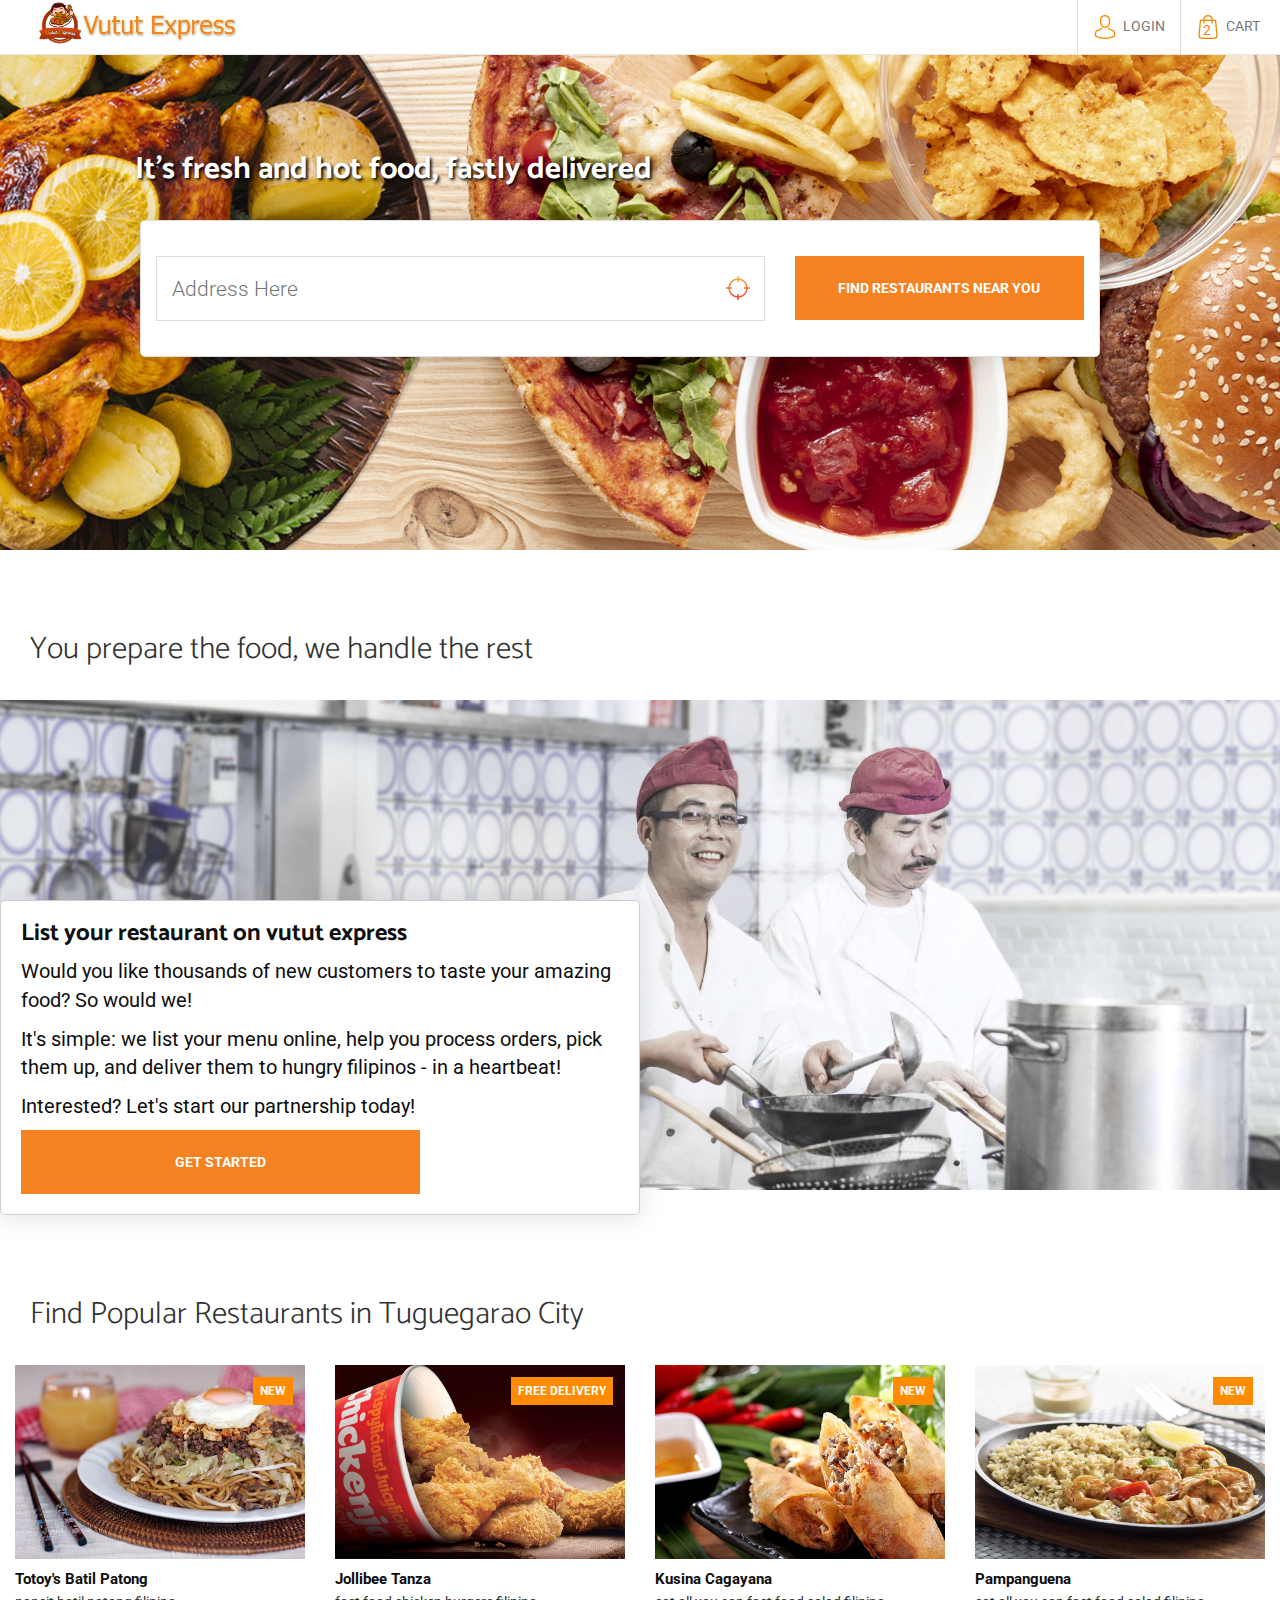
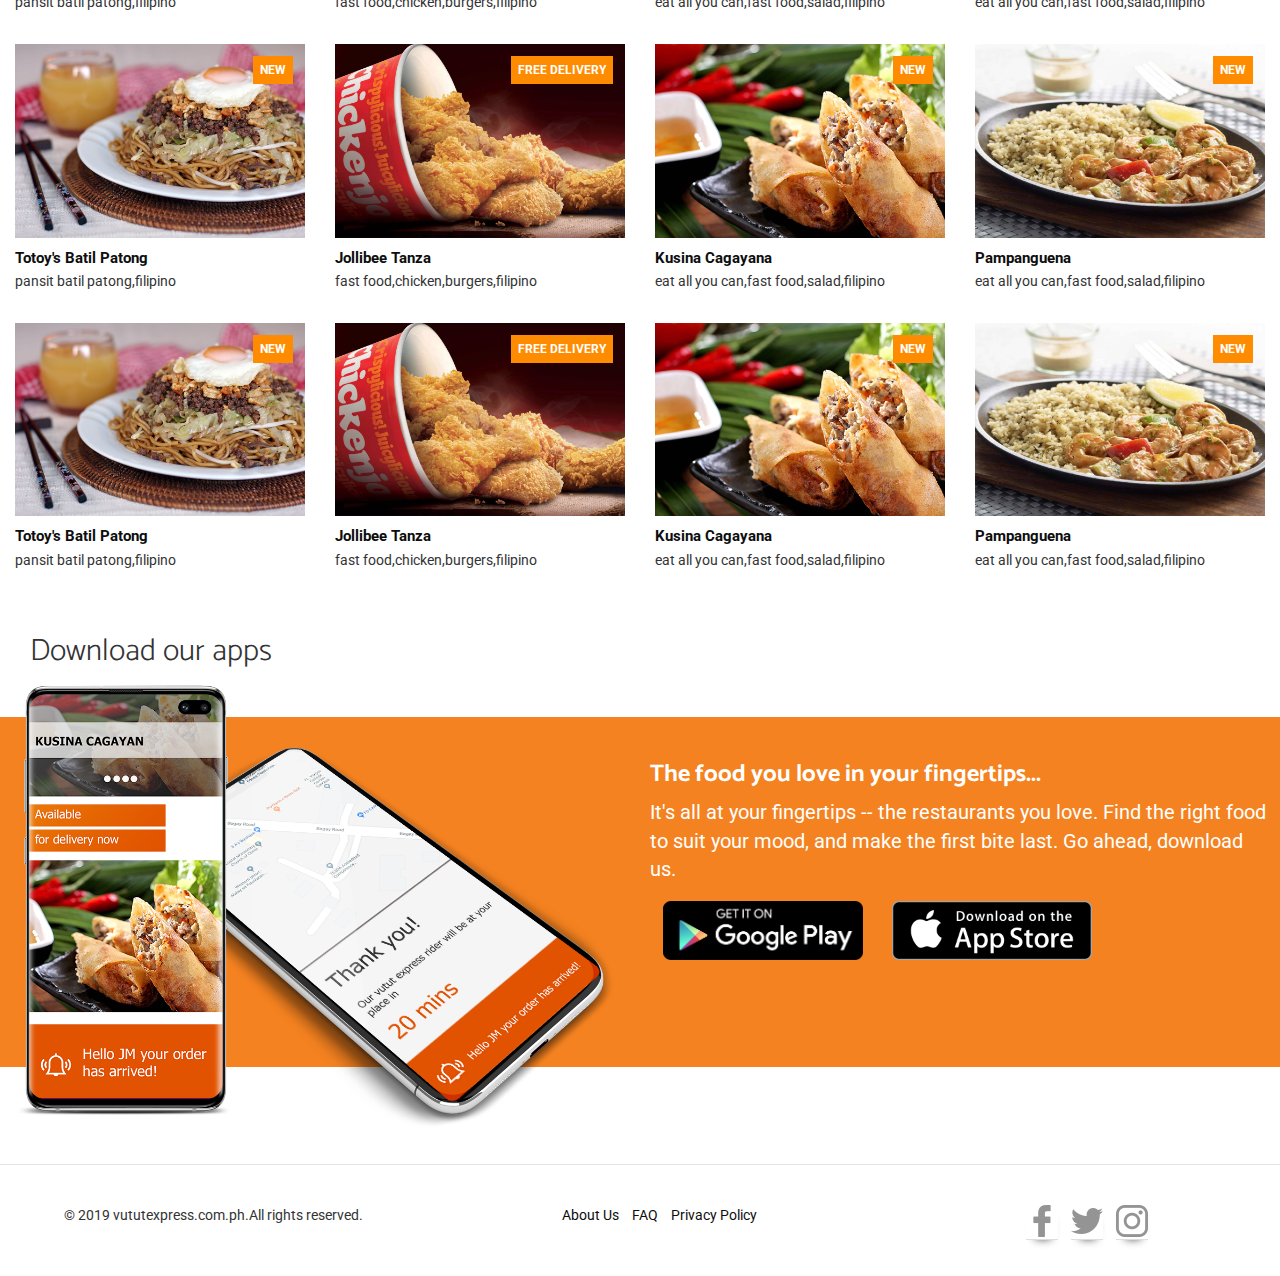
<file: index.html>
<!DOCTYPE html>
<html lang="en">
<head>
    <title>Vutut Express Delivery</title>
    <meta charset="UTF-8">
    <meta name="viewport" content="width=device-width, initial-scale=1.0">    
    <link rel="stylesheet" href="assets/css/bootstrap.min.css"> 
    <link href="https://fonts.googleapis.com/css?family=Roboto&display=swap" rel="stylesheet"> 
    <link href="https://fonts.googleapis.com/css?family=Catamaran&display=swap" rel="stylesheet"> 
    <link rel="stylesheet" href="assets/css/main.css">
    <link rel="shortcut icon" href="assets/images/main_images/favicon.png" type="image/x-icon">
    <link rel="icon" href="assets/images/main_images/favicon.png" type="image/x-icon">
</head>
<body>
<!--start header-->
    <nav class="navbar navbar-default navbar-fixed-top">
        <div class="navbar-holder">
            <!-- Brand and toggle get grouped for better mobile display -->
            <div class="navbar-header page-scroll">
                <button type="button" class="navbar-toggle" data-toggle="collapse" data-target="#bs-example-navbar-collapse-1">
                    <span class="sr-only">Toggle navigation</span>
                    <span class="icon-bar"></span>
                    <span class="icon-bar"></span>
                    <span class="icon-bar"></span>
                </button>
                <a class="navbar-brand" href="index.html"><img class="logo-img" src="assets/images/main_images/logo-vutut.png"></a>
            </div>
            <!-- Collect the nav links, forms, and other content for toggling -->
            <div class="collapse navbar-collapse" id="bs-example-navbar-collapse-1">
                <ul class="nav navbar-nav navbar-right">
                    <li class="hidden">
                        <a href="#page-top"></a>
                    </li>
                    <li class="border-show">
                        <a href="#myModal" data-toggle="modal"><img src="assets/images/main_images/avatar.png"/>&nbsp;&nbsp;<span></span>LOGIN</a>
                    </li>
                    <li class="border-show">
                        <span class="cart-current-item-number">2</span><a href="#myModal" data-toggle="modal"><img src="assets/images/main_images/shopping-bag.png"/>&nbsp;&nbsp;CART</a>
                    </li>
                </ul>
            </div>
            <!-- /.navbar-collapse -->
        </div>
        <!-- /.container-fluid -->
    </nav>  
    <!-- start curtain -->
    <header id="page-top" style="background-image: url(assets/images/main_images/header-image.jpg);background-size: cover;background-position: center;">
        <div class="container box-holder">
            <div class="col-md-12">
                <span class="title-concept fat-title">It's fresh and hot food, fastly delivered</span>
            </div> 
            <form class="form-horizontal location-form" role="form" action="restaurants.html">
                <div class="form-group">
                    <div class="col-md-12">
                        <div class="form-group row">
                            <div class="col-md-8">
                                <input type="text" class="textbox-search" id="inputKey" placeholder="Address Here">
                                <span id="user-navigation" class="locate-user-icon"></span>
                            </div>
                            <div class="col-md-4">
                                    <button class="text-resto">Find Restaurants Near You</button>
                            </div>
                        </div>
                    </div>
                </div>
            </form>
        </div>
    </header>     
    <!-- /.end curtain -->
<!-- /.end header -->  
<!-- start partners section -->
<section class="container content-wrapper apps-section">
    <div class="col-md-12">
        <span class="nobottommargin-withtopmargin fat-title">You prepare the food, we handle the rest</span>
    </div>
    <div class="clearfix"></div>
    <div class="row orange-bg"  style="background-image: url(assets/images/main_images/partners.jpg);background-size: cover;background-position: center;">
        <div class="col-md-6 restaurant-listing-text mobile-apps-text">
            <h3>List your restaurant on vutut express</h3>
            <p>Would you like thousands of new customers to taste your amazing food? So would we!</p>
            <p>It's simple: we list your menu online, help you process orders, pick them up, and deliver them to hungry filipinos - in a heartbeat!</p>
            <p>Interested? Let's start our partnership today!</p>
            <a href="#myModal" data-toggle="modal"><button class="col-md-8">GET STARTED</button></a>
        </div>        
    </div>
</section>
<!-- ./end partners section -->
<div class="clearfix"></div>
<!-- start content -->
    <section class="container content-wrapper">
        <div class="col-md-12">
            <span class="nobottommargin-withtopmargin fat-title">Find Popular Restaurants in Tuguegarao City</span>
        </div>
        <div class="row margin-bottom20 margin-top30">
            <div class="col-md-3 col-sm-6">
                <div class="product-grid">
                    <a href="restaurant-details.html">
                        <div class="product-image">
                            <img class="pic-1" src="assets/images/main_restaurants/pancit-batil-patong.jpg">
                            <img class="pic-2" src="assets/images/main_restaurants/pancit-batil-patong.jpg">
                            <span class="product-trend-label">NEW</span>
                        </div> 
                    </a>
                    <div class="product-content">
                        <h3 class="title"><a href="restaurant-details.html">Totoy's Batil Patong</a></h3>
                        <div class="price">pansit batil patong,filipino</div>
                    </div>
                </div>
            </div>
            <div class="col-md-3 col-sm-6">
                <div class="product-grid">
                    <a href="restaurant-details.html">
                        <div class="product-image">                        
                            <img class="pic-1" src="assets/images/main_restaurants/jollibee-chicken.jpg">
                            <img class="pic-2" src="assets/images/main_restaurants/jollibee-chicken.jpg">
                            <span class="product-trend-label">FREE DELIVERY</span>
                        </div>
                    </a>
                    <div class="product-content">
                        <h3 class="title"><a href="restaurant-details.html">Jollibee Tanza</a></h3>
                        <div class="price">fast food,chicken,burgers,filipino</div>
                    </div>
                </div>
            </div>
            <div class="col-md-3 col-sm-6">
                <div class="product-grid">
                    <a href="restaurant-details.html">
                        <div class="product-image">                        
                            <img class="pic-1" src="assets/images/main_restaurants/kusina-cagayana.jpg">
                            <img class="pic-2" src="assets/images/main_restaurants/kusina-cagayana.jpg">                        
                            <span class="product-trend-label">NEW</span>
                        </div>
                    </a>
                    <div class="product-content">
                        <h3 class="title"><a href="restaurant-details.html">Kusina Cagayana</a></h3>
                        <div class="price">eat all you can,fast food,salad,filipino</div>
                    </div>
                </div>
            </div> 
            <div class="col-md-3 col-sm-6">
                <div class="product-grid">
                    <a href="restaurant-details.html">
                        <div class="product-image">
                            <img class="pic-1" src="assets/images/main_restaurants/pampanguena.jpg">
                            <img class="pic-2" src="assets/images/main_restaurants/pampanguena.jpg">
                            <span class="product-trend-label">New</span>
                        </div>
                    </a>
                    <div class="product-content">
                        <h3 class="title"><a href="#">Pampanguena</a></h3>
                        <div class="price">eat all you can,fast food,salad,filipino</div>
                    </div>
                </div>
            </div>
        </div>

        <div class="row margin-bottom20 margin-top30">
            <div class="col-md-3 col-sm-6">
                <div class="product-grid">
                    <a href="restaurant-details.html">
                        <div class="product-image">                        
                            <img class="pic-1" src="assets/images/main_restaurants/pancit-batil-patong.jpg">
                            <img class="pic-2" src="assets/images/main_restaurants/pancit-batil-patong.jpg">                        
                            <span class="product-trend-label">NEW</span>
                        </div>
                    </a>
                    <div class="product-content">
                        <h3 class="title"><a href="restaurant-details.html">Totoy's Batil Patong</a></h3>
                        <div class="price">pansit batil patong,filipino</div>
                    </div>
                </div>
            </div>
            <div class="col-md-3 col-sm-6">
                <div class="product-grid">
                    <a href="restaurant-details.html">
                        <div class="product-image">                        
                            <img class="pic-1" src="assets/images/main_restaurants/jollibee-chicken.jpg">
                            <img class="pic-2" src="assets/images/main_restaurants/jollibee-chicken.jpg">
                            <span class="product-trend-label">FREE DELIVERY</span>
                        </div>
                    </a>
                    <div class="product-content">
                        <h3 class="title"><a href="#">Jollibee Tanza</a></h3>
                        <div class="price">fast food,chicken,burgers,filipino</div>
                    </div>
                </div>
            </div>
            <div class="col-md-3 col-sm-6">
                <div class="product-grid">
                    <a href="restaurant-details.html">    
                        <div class="product-image">                        
                            <img class="pic-1" src="assets/images/main_restaurants/kusina-cagayana.jpg">
                            <img class="pic-2" src="assets/images/main_restaurants/kusina-cagayana.jpg">                        
                            <span class="product-trend-label">NEW</span>
                        </div>
                    </a>
                    <div class="product-content">
                        <h3 class="title"><a href="restaurant-details.html">Kusina Cagayana</a></h3>
                        <div class="price">eat all you can,fast food,salad,filipino</div>
                    </div>
                </div>
            </div> 
            <div class="col-md-3 col-sm-6">
                <div class="product-grid">
                    <a href="restaurant-details.html">
                        <div class="product-image">
                            <img class="pic-1" src="assets/images/main_restaurants/pampanguena.jpg">
                            <img class="pic-2" src="assets/images/main_restaurants/pampanguena.jpg">
                            <span class="product-trend-label">New</span>
                        </div>
                    </a>
                    <div class="product-content">
                        <h3 class="title"><a href="restaurant-details.html">Pampanguena</a></h3>
                        <div class="price">eat all you can,fast food,salad,filipino</div>
                    </div>
                </div>
            </div>
        </div>

        <div class="row margin-bottom20 margin-top30">
            <div class="col-md-3 col-sm-6">
                <div class="product-grid">
                    <a href="restaurant-details.html">    
                        <div class="product-image">                        
                            <img class="pic-1" src="assets/images/main_restaurants/pancit-batil-patong.jpg">
                            <img class="pic-2" src="assets/images/main_restaurants/pancit-batil-patong.jpg">                        
                            <span class="product-trend-label">NEW</span>                        
                        </div>
                    </a>
                    <div class="product-content">
                        <h3 class="title"><a href="restaurant-details.html">Totoy's Batil Patong</a></h3>
                        <div class="price">pansit batil patong,filipino</div>
                    </div>
                </div>
            </div>
            <div class="col-md-3 col-sm-6">
                <div class="product-grid">
                    <a href="restaurant-details.html">
                        <div class="product-image">
                            <img class="pic-1" src="assets/images/main_restaurants/jollibee-chicken.jpg">
                            <img class="pic-2" src="assets/images/main_restaurants/jollibee-chicken.jpg">
                            <span class="product-trend-label">FREE DELIVERY</span>
                        </div>
                    </a>
                    <div class="product-content">
                        <h3 class="title"><a href="restaurant-details.html">Jollibee Tanza</a></h3>
                        <div class="price">fast food,chicken,burgers,filipino</div>
                    </div>
                </div>
            </div>
            <div class="col-md-3 col-sm-6">
                <div class="product-grid">
                    <a href="restaurant-details.html">
                        <div class="product-image">
                            <img class="pic-1" src="assets/images/main_restaurants/kusina-cagayana.jpg">
                            <img class="pic-2" src="assets/images/main_restaurants/kusina-cagayana.jpg">
                            <span class="product-trend-label">NEW</span>
                        </div>
                    </a>
                    <div class="product-content">
                        <h3 class="title"><a href="restaurant-details.html">Kusina Cagayana</a></h3>
                        <div class="price">eat all you can,fast food,salad,filipino</div>
                    </div>
                </div>
            </div> 
            <div class="col-md-3 col-sm-6">
                <div class="product-grid">
                    <a href="restaurant-details.html">
                        <div class="product-image">                        
                            <img class="pic-1" src="assets/images/main_restaurants/pampanguena.jpg">
                            <img class="pic-2" src="assets/images/main_restaurants/pampanguena.jpg">
                            <span class="product-trend-label">New</span>
                        </div>
                    </a>
                    <div class="product-content">
                        <h3 class="title"><a href="restaurant-details.html">Pampanguena</a></h3>
                        <div class="price">eat all you can,fast food,salad,filipino</div>
                    </div>
                </div>
            </div>
        </div>
        <!-- <div class="append-restos"></div>
        <div class="row margin-bottom20 margin-top30" style="text-align:center;">
            <div class="col-md-4 col-sm-12 center-block">
                <button id="addRestoButton" class="btn btn-warning">Browse More Restaurants</button>
            </div>
        </div> -->
    </section>
<!-- ./end content -->
<div class="clearfix"></div>
<!-- start mobile apps section -->
    <section class="container content-wrapper apps-section">
        <div class="col-md-12">
            <span class="fat-title">Download our apps</span>
        </div>
        <div class="clearfix"></div>
        <div class="row orange-bg-lower-height orange-bg">
            <div class="col-md-6 mobile-apps">
                <img class="img-mobile-apps" src="assets/images/main_images/mobile-apps.png">
            </div>
            <div class="col-md-6 mobile-apps-text">
                <h3>The food you love in your fingertips...</h3>
                <p>It's all at your fingertips -- the restaurants you love. Find the right food to suit your mood, and make the first bite last. Go ahead, download us.</p>
                <a class="btn btn-phone" href="#"><img src="assets/images/main_images/google-play-badge.png"/></a>
                <a class="btn btn-phone" href="#"><img src="assets/images/main_images/download-on-the-app-store.png"/></a>
            </div>
        </div>
    </section>
<!-- ./end mobile apps section -->
<div class="clearfix"></div>
<!-- start footer -->
    <hr>
    <footer class="container content-wrapper">
        <div class="upper-part row">
            <div class="col-md-4 copyright-text">
                &copy; 2019 vututexpress.com.ph.All rights reserved.
            </div>
            <div class="special-links col-md-4">
                <ul>
                    <li><a href="about-us.html">About Us</a></li>
                    <li><a href="frequently-ask.html">FAQ</a></li>
                    <li><a href="privacy-policy.html">Privacy Policy</a></li>                    
                </ul>
            </div>
            <div class="social-media-icons col-md-4">
                <ul>
                    <li><span class="facebook-icon footer-icon"></span></li>
                    <li><span class="twitter-icon footer-icon"></span></li>
                    <li><span class="instagram-icon footer-icon"></span></li>
                </ul>
            </div>
        </div>
        <div class="clearfix"></div>
        <div class="upper-part row">
            <div class="col-md-8">
                
            </div>
            <div class="col-md-4">
            </div>
        </div>
    </footer>
<!-- ./end footer -->
<!-- start of modal -->
<div id="myModal" class="modal fade">
    <div class="modal-dialog modal-login">
        <div class="modal-content">
            <form action="index-login.html" method="post">
                <div class="modal-header">				
                    <h4 class="modal-title">Login</h4>
                    <button type="button" class="close" data-dismiss="modal" aria-hidden="true">&times;</button>
                </div>
                <div class="modal-body">				
                    <div class="form-group">
                        <label>Email</label>
                        <input type="email" class="form-control" required="required">
                    </div>
                    <div class="form-group">
                        <div class="clearfix">
                            <label>Password</label>
                            <a href="#myModalForgot" data-toggle="modal" class="pull-right text-muted"><small>Forgot?</small></a>
                        </div>
                        
                        <input type="password" class="form-control" required="required">
                    </div>
                </div>
                <div class="modal-footer">
                    <a href="#myModalRegister" data-toggle="modal" class="login-signup-text pull-left"> Don't have an account? Sign Up</a>
                    <input type="submit" class="btn btn-warning pull-right" value="Login">
                </div>
            </form>
        </div>
    </div>
</div> 
<!-- ./end of modal -->
<!-- start of modal -->
<div id="myModalForgot" class="modal fade">
    <div class="modal-dialog modal-login">
        <div class="modal-content">
            <form action="" method="post">
                <div class="modal-header">				
                    <h4 class="modal-title">Forgot Password</h4>
                    <button type="button" class="close" data-dismiss="modal" aria-hidden="true">&times;</button>
                </div>
                <div class="modal-body">				
                    <div class="form-group">
                        <label>Email</label>
                        <input type="email" class="form-control" required="required">
                    </div>
                </div>
                <div class="modal-footer">
                    <input type="submit" class="btn btn-warning pull-right" value="Send Password Reset Link">
                </div>
            </form>
        </div>
    </div>
</div> 
<!-- ./end of modal -->
<!-- start of modal -->
<div id="myModalRegister" class="modal fade">
    <div class="modal-dialog modal-login">
        <div class="modal-content">
            <form action="" method="post">
                <div class="modal-header">				
                    <h4 class="modal-title">Register</h4>
                    <button type="button" class="close" data-dismiss="modal" aria-hidden="true">&times;</button>
                </div>
                <div class="modal-body">				
                    <div class="form-group">
                        <label>First Name</label>
                        <input type="text" class="form-control" required="required">
                    </div>
                    <div class="form-group">
                        <label>Last Name</label>
                        <input type="text" class="form-control" required="required">
                    </div>
                    <div class="form-group">
                        <label>Email Name</label>
                        <input type="email" class="form-control" required="required">
                    </div>
                    <div class="form-group">
                        <label>Mobile Number</label>
                        <input type="text" class="form-control" required="required">
                    </div>
                    <div class="form-group">
                        <label>Password</label>
                        <input type="password" class="form-control" required="required">
                    </div>
                </div>
                <div class="modal-footer">
                    <a href="#myModalRegister" data-toggle="modal" class="login-signup-text pull-left"> Login now?</a>
                    <input type="submit" class="btn btn-warning pull-right" value="Login">
                </div>
            </form>
        </div>
    </div>
</div> 
<!-- ./end of modal -->
</body>
<script src="assets/js/jquery-1.11.1.min.js"></script>
<script src="assets/js/bootstrap.min.js"></script>
<!-- start of custom js script -->
<script>
    $(document).ready(function(){
        $("#addRestoButton").click(function(){
            $(".append-restos").append("<div class='row margin-bottom20 margin-top30'><div class='col-md-3 col-sm-6'><div class='product-grid'><div class='product-image'><a href='#'><img class='pic-1' src='assets/images/main_restaurants/pancit-batil-patong.jpg'><img class='pic-2' src='assets/images/main_restaurants/pancit-batil-patong.jpg'></a><span class='product-trend-label'>NEW</span></div><div class='product-content'><h3 class='title'><a href='#'>Totoy's Batil Patong</a></h3><div class='price'>pansit batil patong,filipino</div></div></div></div><div class='col-md-3 col-sm-6'><div class='product-grid'><div class='product-image'><a href='#'><img class='pic-1' src='assets/images/main_restaurants/pancit-batil-patong.jpg'><img class='pic-2' src='assets/images/main_restaurants/pancit-batil-patong.jpg'></a><span class='product-trend-label'>NEW</span></div><div class='product-content'><h3 class='title'><a href='#'>Totoy's Batil Patong</a></h3><div class='price'>pansit batil patong,filipino</div></div></div></div><div class='col-md-3 col-sm-6'><div class='product-grid'><div class='product-image'><a href='#'><img class='pic-1' src='assets/images/main_restaurants/pancit-batil-patong.jpg'><img class='pic-2' src='assets/images/main_restaurants/pancit-batil-patong.jpg'></a><span class='product-trend-label'>NEW</span></div><div class='product-content'><h3 class='title'><a href='#'>Totoy's Batil Patong</a></h3><div class='price'>pansit batil patong,filipino</div></div></div></div><div class='col-md-3 col-sm-6'><div class='product-grid'><div class='product-image'><a href='#'><img class='pic-1' src='assets/images/main_restaurants/pancit-batil-patong.jpg'><img class='pic-2' src='assets/images/main_restaurants/pancit-batil-patong.jpg'></a><span class='product-trend-label'>NEW</span></div><div class='product-content'><h3 class='title'><a href='#'>Totoy's Batil Patong</a></h3><div class='price'>pansit batil patong,filipino</div></div></div></div></div><div class='row margin-bottom20 margin-top30'><div class='col-md-3 col-sm-6'><div class='product-grid'><div class='product-image'><a href='#'><img class='pic-1' src='assets/images/main_restaurants/pancit-batil-patong.jpg'><img class='pic-2' src='assets/images/main_restaurants/pancit-batil-patong.jpg'></a><span class='product-trend-label'>NEW</span></div><div class='product-content'><h3 class='title'><a href='#'>Totoy's Batil Patong</a></h3><div class='price'>pansit batil patong,filipino</div></div></div></div><div class='col-md-3 col-sm-6'><div class='product-grid'><div class='product-image'><a href='#'><img class='pic-1' src='assets/images/main_restaurants/pancit-batil-patong.jpg'><img class='pic-2' src='assets/images/main_restaurants/pancit-batil-patong.jpg'></a><span class='product-trend-label'>NEW</span></div><div class='product-content'><h3 class='title'><a href='#'>Totoy's Batil Patong</a></h3><div class='price'>pansit batil patong,filipino</div></div></div></div><div class='col-md-3 col-sm-6'><div class='product-grid'><div class='product-image'><a href='#'><img class='pic-1' src='assets/images/main_restaurants/pancit-batil-patong.jpg'><img class='pic-2' src='assets/images/main_restaurants/pancit-batil-patong.jpg'></a><span class='product-trend-label'>NEW</span></div><div class='product-content'><h3 class='title'><a href='#'>Totoy's Batil Patong</a></h3><div class='price'>pansit batil patong,filipino</div></div></div></div><div class='col-md-3 col-sm-6'><div class='product-grid'><div class='product-image'><a href='#'><img class='pic-1' src='assets/images/main_restaurants/pancit-batil-patong.jpg'><img class='pic-2' src='assets/images/main_restaurants/pancit-batil-patong.jpg'></a><span class='product-trend-label'>NEW</span></div><div class='product-content'><h3 class='title'><a href='#'>Totoy's Batil Patong</a></h3><div class='price'>pansit batil patong,filipino</div></div></div></div></div>");
        });
        $("#user-navigation").click(function(){
            $(this).removeClass("locate-user-icon");
            $(this).addClass("ajax-loader");
            setTimeout(function(){
                var items = ['Carig Sur','Carig Norte','Anaffunan','Cataggamman Pardo','Cataggamman Nuevo','Cataggaman Viejo','Bagay','Pallua','Buntun','Ugac Sur','Ugac Norte','Tanza','Balzain'];
                var item = items[Math.floor(Math.random()*items.length)];
                $("#inputKey").val(item+" ,Tuguegarao City, Cagayan").fadeIn(5000);
                $("#user-navigation").removeClass("ajax-loader");
                $("#user-navigation").addClass("locate-user-icon");                
            },3000);
        });
        $(".facebook-icon").click(function(){
            document.location.href = "facebook.html";
        });        
        $(".twitter-icon").click(function(){
            document.location.href = "twitter.html";
        });        
        $(".instagram-icon").click(function(){
            document.location.href = "instagram.html";
        });        
    });
</script>
<!-- ./end custom js script -->
</html>
</file>
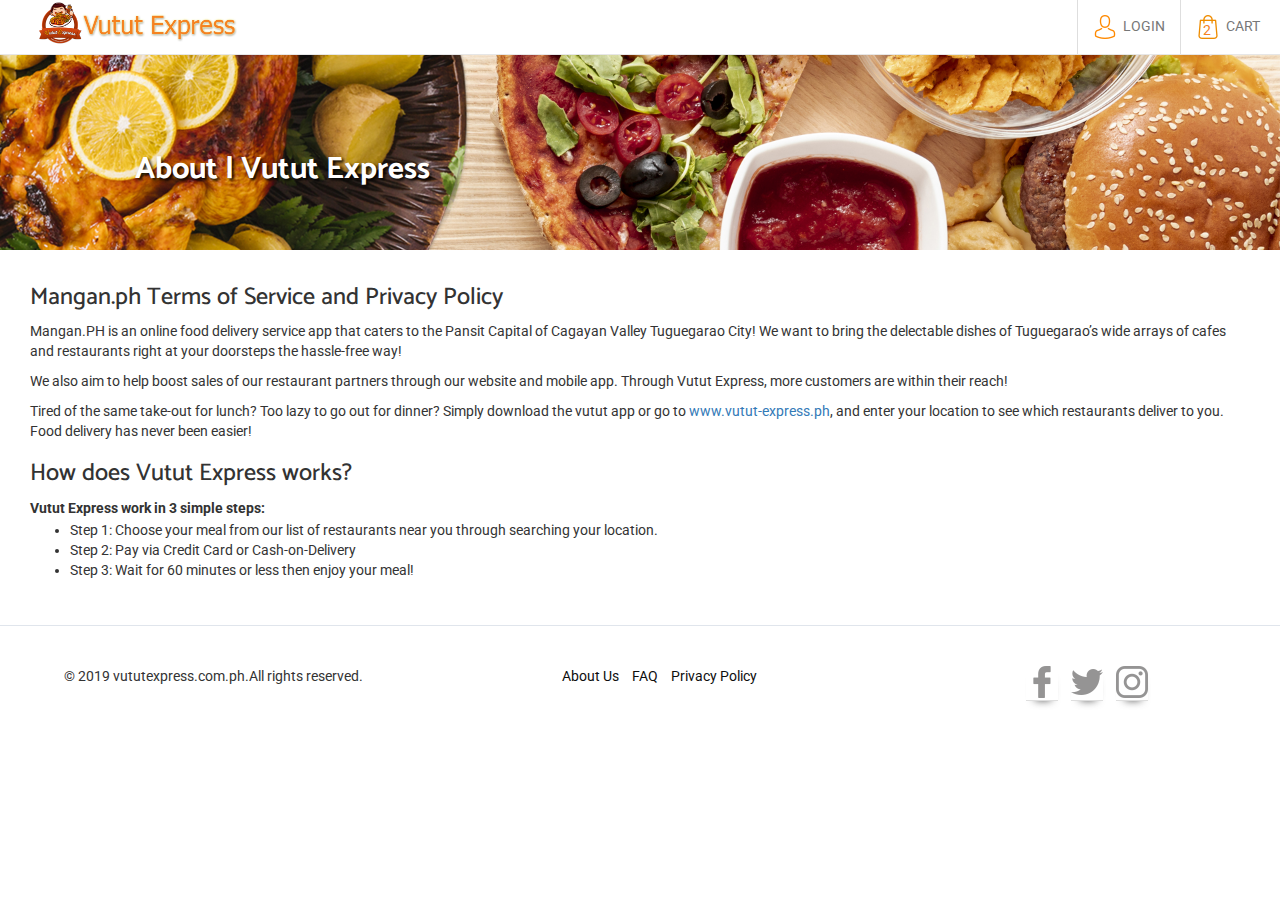
<file: about-us.html>
<!DOCTYPE html>
<html lang="en">
<head>
    <title>Vutut Express Delivery | About Vutut Express</title>
    <meta charset="UTF-8">
    <meta name="viewport" content="width=device-width, initial-scale=1.0">    
    <link rel="stylesheet" href="assets/css/bootstrap.min.css"> 
    <link href="https://fonts.googleapis.com/css?family=Roboto&display=swap" rel="stylesheet"> 
    <link href="https://fonts.googleapis.com/css?family=Catamaran&display=swap" rel="stylesheet"> 
    <link rel="stylesheet" href="assets/css/main.css">
    <link rel="shortcut icon" href="assets/images/main_images/favicon.png" type="image/x-icon">
    <link rel="icon" href="assets/images/main_images/favicon.png" type="image/x-icon">
</head>
<body>
<!--start header-->
    <nav class="navbar navbar-default navbar-fixed-top">
        <div class="navbar-holder">
            <!-- Brand and toggle get grouped for better mobile display -->
            <div class="navbar-header page-scroll">
                <button type="button" class="navbar-toggle" data-toggle="collapse" data-target="#bs-example-navbar-collapse-1">
                    <span class="sr-only">Toggle navigation</span>
                    <span class="icon-bar"></span>
                    <span class="icon-bar"></span>
                    <span class="icon-bar"></span>
                </button>
                <a class="navbar-brand" href="index.html"><img class="logo-img" src="assets/images/main_images/logo-vutut.png"></a>
            </div>
            <!-- Collect the nav links, forms, and other content for toggling -->
            <div class="collapse navbar-collapse" id="bs-example-navbar-collapse-1">
                <ul class="nav navbar-nav navbar-right">
                    <li class="hidden">
                        <a href="#page-top"></a>
                    </li>
                    <li class="border-show">
                        <a href="#myModal" data-toggle="modal"><img src="assets/images/main_images/avatar.png"/>&nbsp;&nbsp;<span></span>LOGIN</a>
                    </li>
                    <li class="border-show">
                        <span class="cart-current-item-number">2</span><a href="#myModal" data-toggle="modal"><img src="assets/images/main_images/shopping-bag.png"/>&nbsp;&nbsp;CART</a>
                    </li>
                </ul>
            </div>
            <!-- /.navbar-collapse -->
        </div>
        <!-- /.container-fluid -->
    </nav>  
    <!-- start curtain -->
    <header id="page-top" class="about-us" style="background-image: url(assets/images/main_images/header-image.jpg);background-size: cover;background-position: center;">
        <div class="container box-holder">
            <div class="col-md-12">
                <span class="span-special-text title-concept fat-title">About | Vutut Express</br/></span>
            </div> 
        </div>
    </header>     
    <!-- /.end curtain -->
<!-- /.end header -->  
<div class="clearfix"></div>
<div class="col-md-12 special-text">
    <h3>Mangan.ph Terms of Service and Privacy Policy</h3>
    <p>Mangan.PH is an online food delivery service app that caters to the 
        Pansit Capital of Cagayan Valley Tuguegarao City! We want to bring the delectable dishes of 
        Tuguegarao’s wide arrays of cafes and restaurants right at your doorsteps the hassle-free way!
    </p>
    <p>
        We also aim to help boost sales of our restaurant partners through our website and mobile app. 
        Through Vutut Express, more customers are within their reach!
    </p>
    <p>
        Tired of the same take-out for lunch? Too lazy to go out for dinner? 
        Simply download the vutut app or go to <a href="index.html">www.vutut-express.ph</a>, and enter your location 
        to see which restaurants deliver to you. Food delivery has never been easier! 
    </p>
    <h3>How does Vutut Express works?</h3>
    <b>Vutut Express work in 3 simple steps:</b>
    <ul>
        <li>Step 1: Choose your meal from our list of restaurants near you through searching your location.</li>
        <li>Step 2: Pay via Credit Card or Cash-on-Delivery</li> 
        <li>Step 3: Wait for 60 minutes or less then enjoy your meal!</li> 
    </ul>
</div>
<div class="clearfix"></div>
<!-- start footer -->
    <hr>
    <footer class="container content-wrapper">
        <div class="upper-part row">
            <div class="col-md-4 copyright-text">
                &copy; 2019 vututexpress.com.ph.All rights reserved.
            </div>
            <div class="special-links col-md-4">
                <ul>
                    <li><a href="about-us.html">About Us</a></li>
                    <li><a href="frequently-ask.html">FAQ</a></li>
                    <li><a href="privacy-policy.html">Privacy Policy</a></li>                    
                </ul>
            </div>
            <div class="social-media-icons col-md-4">
                <ul>
                    <li><span class="facebook-icon footer-icon"></span></li>
                    <li><span class="twitter-icon footer-icon"></span></li>
                    <li><span class="instagram-icon footer-icon"></span></li>
                </ul>
            </div>
        </div>
        <div class="clearfix"></div>
        <div class="upper-part row">
            <div class="col-md-8">
                
            </div>
            <div class="col-md-4">
            </div>
        </div>
    </footer>
<!-- ./end footer -->
<!-- start of modal -->
<div id="myModal" class="modal fade">
    <div class="modal-dialog modal-login">
        <div class="modal-content">
            <form action="index-login.html" method="post">
                <div class="modal-header">				
                    <h4 class="modal-title">Login</h4>
                    <button type="button" class="close" data-dismiss="modal" aria-hidden="true">&times;</button>
                </div>
                <div class="modal-body">				
                    <div class="form-group">
                        <label>Email</label>
                        <input type="email" class="form-control" required="required">
                    </div>
                    <div class="form-group">
                        <div class="clearfix">
                            <label>Password</label>
                            <a href="#myModalForgot" data-toggle="modal" class="pull-right text-muted"><small>Forgot?</small></a>
                        </div>
                        
                        <input type="password" class="form-control" required="required">
                    </div>
                </div>
                <div class="modal-footer">
                    <a href="#myModalRegister" data-toggle="modal" class="login-signup-text pull-left"> Don't have an account? Sign Up</a>
                    <input type="submit" class="btn btn-warning pull-right" value="Login">
                </div>
            </form>
        </div>
    </div>
</div> 
<!-- ./end of modal -->
<!-- start of modal -->
<div id="myModalForgot" class="modal fade">
    <div class="modal-dialog modal-login">
        <div class="modal-content">
            <form action="" method="post">
                <div class="modal-header">				
                    <h4 class="modal-title">Forgot Password</h4>
                    <button type="button" class="close" data-dismiss="modal" aria-hidden="true">&times;</button>
                </div>
                <div class="modal-body">				
                    <div class="form-group">
                        <label>Email</label>
                        <input type="email" class="form-control" required="required">
                    </div>
                </div>
                <div class="modal-footer">
                    <input type="submit" class="btn btn-warning pull-right" value="Send Password Reset Link">
                </div>
            </form>
        </div>
    </div>
</div> 
<!-- ./end of modal -->
<!-- start of modal -->
<div id="myModalRegister" class="modal fade">
    <div class="modal-dialog modal-login">
        <div class="modal-content">
            <form action="" method="post">
                <div class="modal-header">				
                    <h4 class="modal-title">Register</h4>
                    <button type="button" class="close" data-dismiss="modal" aria-hidden="true">&times;</button>
                </div>
                <div class="modal-body">				
                    <div class="form-group">
                        <label>First Name</label>
                        <input type="text" class="form-control" required="required">
                    </div>
                    <div class="form-group">
                        <label>Last Name</label>
                        <input type="text" class="form-control" required="required">
                    </div>
                    <div class="form-group">
                        <label>Email Name</label>
                        <input type="email" class="form-control" required="required">
                    </div>
                    <div class="form-group">
                        <label>Mobile Number</label>
                        <input type="text" class="form-control" required="required">
                    </div>
                    <div class="form-group">
                        <label>Password</label>
                        <input type="password" class="form-control" required="required">
                    </div>
                </div>
                <div class="modal-footer">
                    <a href="#myModalRegister" data-toggle="modal" class="login-signup-text pull-left"> Login now?</a>
                    <input type="submit" class="btn btn-warning pull-right" value="Login">
                </div>
            </form>
        </div>
    </div>
</div> 
<!-- ./end of modal -->
</body>
<script src="assets/js/jquery-1.11.1.min.js"></script>
<script src="assets/js/bootstrap.min.js"></script>
<!-- start of custom js script -->
<script>
    $(document).ready(function(){
        $("#addRestoButton").click(function(){
            $(".append-restos").append("<div class='row margin-bottom20 margin-top30'><div class='col-md-3 col-sm-6'><div class='product-grid'><div class='product-image'><a href='#'><img class='pic-1' src='assets/images/main_restaurants/pancit-batil-patong.jpg'><img class='pic-2' src='assets/images/main_restaurants/pancit-batil-patong.jpg'></a><span class='product-trend-label'>NEW</span></div><div class='product-content'><h3 class='title'><a href='#'>Totoy's Batil Patong</a></h3><div class='price'>pansit batil patong,filipino</div></div></div></div><div class='col-md-3 col-sm-6'><div class='product-grid'><div class='product-image'><a href='#'><img class='pic-1' src='assets/images/main_restaurants/pancit-batil-patong.jpg'><img class='pic-2' src='assets/images/main_restaurants/pancit-batil-patong.jpg'></a><span class='product-trend-label'>NEW</span></div><div class='product-content'><h3 class='title'><a href='#'>Totoy's Batil Patong</a></h3><div class='price'>pansit batil patong,filipino</div></div></div></div><div class='col-md-3 col-sm-6'><div class='product-grid'><div class='product-image'><a href='#'><img class='pic-1' src='assets/images/main_restaurants/pancit-batil-patong.jpg'><img class='pic-2' src='assets/images/main_restaurants/pancit-batil-patong.jpg'></a><span class='product-trend-label'>NEW</span></div><div class='product-content'><h3 class='title'><a href='#'>Totoy's Batil Patong</a></h3><div class='price'>pansit batil patong,filipino</div></div></div></div><div class='col-md-3 col-sm-6'><div class='product-grid'><div class='product-image'><a href='#'><img class='pic-1' src='assets/images/main_restaurants/pancit-batil-patong.jpg'><img class='pic-2' src='assets/images/main_restaurants/pancit-batil-patong.jpg'></a><span class='product-trend-label'>NEW</span></div><div class='product-content'><h3 class='title'><a href='#'>Totoy's Batil Patong</a></h3><div class='price'>pansit batil patong,filipino</div></div></div></div></div><div class='row margin-bottom20 margin-top30'><div class='col-md-3 col-sm-6'><div class='product-grid'><div class='product-image'><a href='#'><img class='pic-1' src='assets/images/main_restaurants/pancit-batil-patong.jpg'><img class='pic-2' src='assets/images/main_restaurants/pancit-batil-patong.jpg'></a><span class='product-trend-label'>NEW</span></div><div class='product-content'><h3 class='title'><a href='#'>Totoy's Batil Patong</a></h3><div class='price'>pansit batil patong,filipino</div></div></div></div><div class='col-md-3 col-sm-6'><div class='product-grid'><div class='product-image'><a href='#'><img class='pic-1' src='assets/images/main_restaurants/pancit-batil-patong.jpg'><img class='pic-2' src='assets/images/main_restaurants/pancit-batil-patong.jpg'></a><span class='product-trend-label'>NEW</span></div><div class='product-content'><h3 class='title'><a href='#'>Totoy's Batil Patong</a></h3><div class='price'>pansit batil patong,filipino</div></div></div></div><div class='col-md-3 col-sm-6'><div class='product-grid'><div class='product-image'><a href='#'><img class='pic-1' src='assets/images/main_restaurants/pancit-batil-patong.jpg'><img class='pic-2' src='assets/images/main_restaurants/pancit-batil-patong.jpg'></a><span class='product-trend-label'>NEW</span></div><div class='product-content'><h3 class='title'><a href='#'>Totoy's Batil Patong</a></h3><div class='price'>pansit batil patong,filipino</div></div></div></div><div class='col-md-3 col-sm-6'><div class='product-grid'><div class='product-image'><a href='#'><img class='pic-1' src='assets/images/main_restaurants/pancit-batil-patong.jpg'><img class='pic-2' src='assets/images/main_restaurants/pancit-batil-patong.jpg'></a><span class='product-trend-label'>NEW</span></div><div class='product-content'><h3 class='title'><a href='#'>Totoy's Batil Patong</a></h3><div class='price'>pansit batil patong,filipino</div></div></div></div></div>");
        });
        $(".facebook-icon").click(function(){
            document.location.href = "facebook.html";
        });        
        $(".twitter-icon").click(function(){
            document.location.href = "twitter.html";
        });        
        $(".instagram-icon").click(function(){
            document.location.href = "instagram.html";
        });  
    });
</script>
<!-- ./end custom js script -->
</html>
</file>
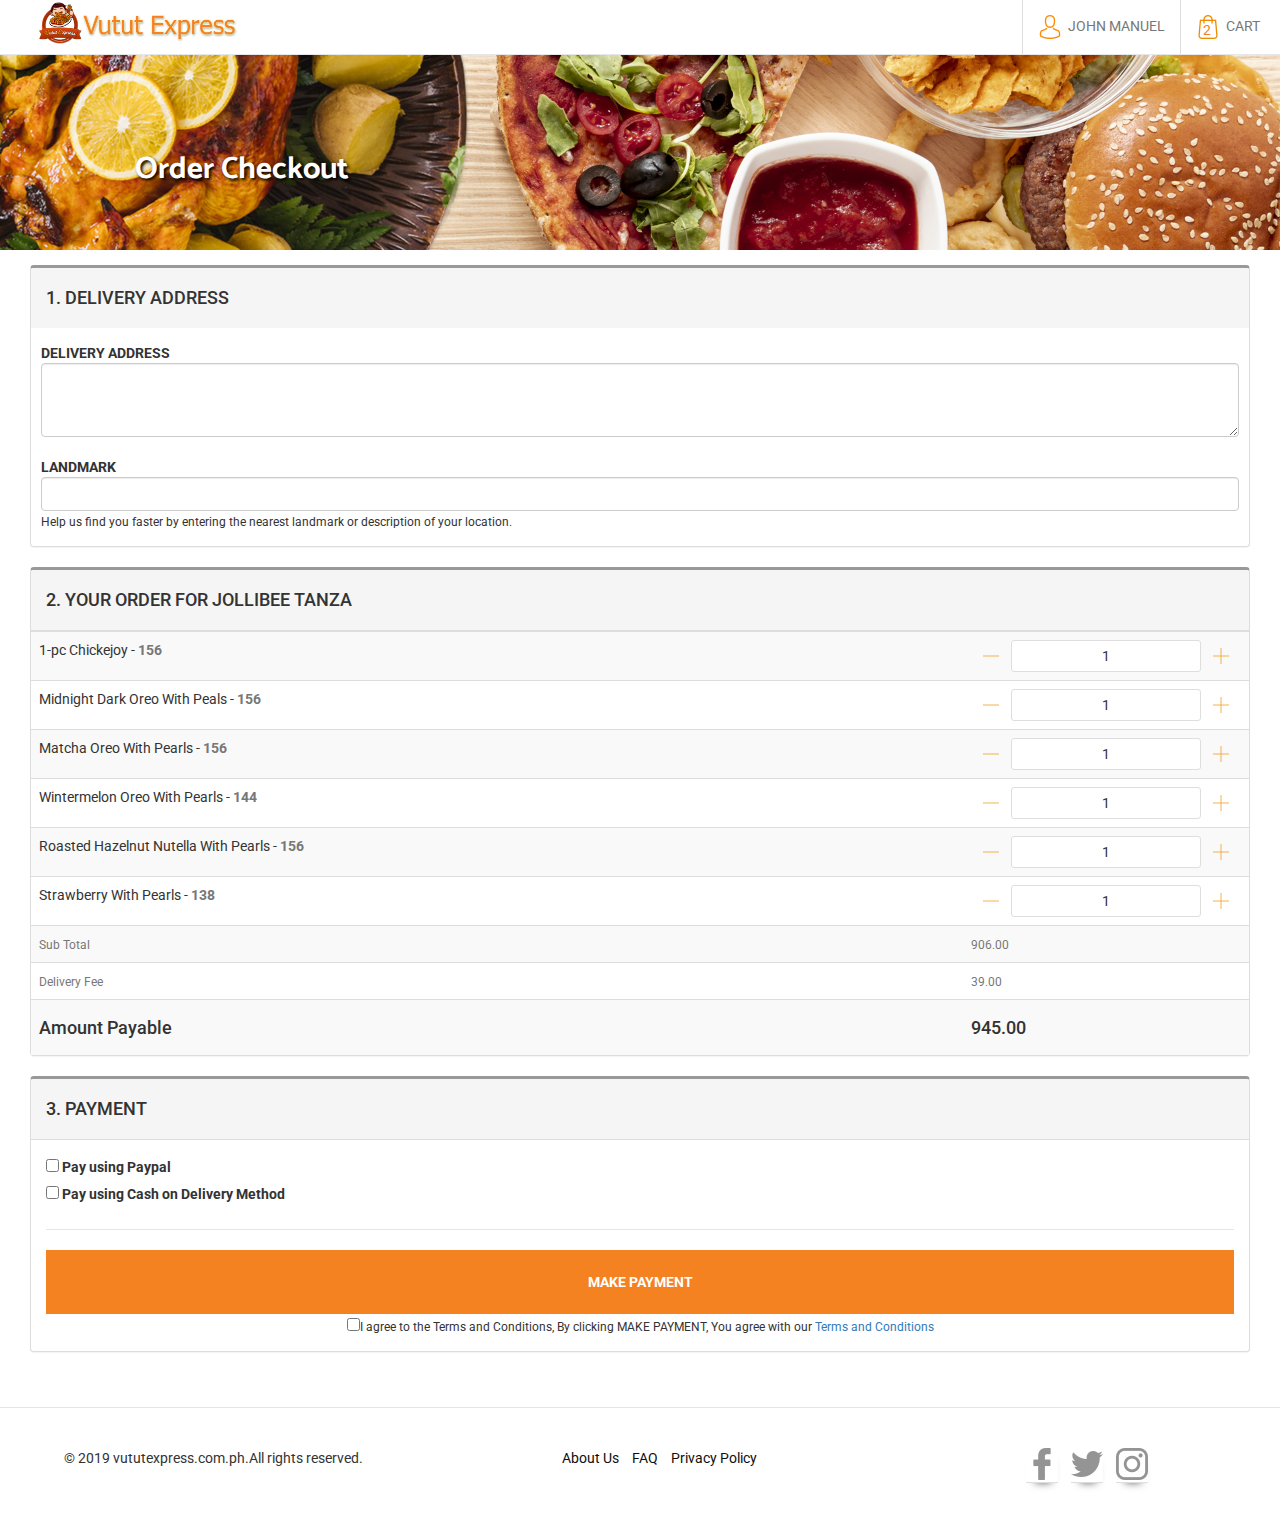
<file: checkout.html>
<!DOCTYPE html>
<html lang="en">
<head>
    <title>Vutut Express Delivery | Frequently Asked Questions</title>
    <meta charset="UTF-8">
    <meta name="viewport" content="width=device-width, initial-scale=1.0">    
    <link rel="stylesheet" href="assets/css/bootstrap.min.css"> 
    <link href="https://fonts.googleapis.com/css?family=Roboto&display=swap" rel="stylesheet"> 
    <link href="https://fonts.googleapis.com/css?family=Catamaran&display=swap" rel="stylesheet"> 
    <link rel="stylesheet" href="assets/css/main.css">
    <link rel="shortcut icon" href="assets/images/main_images/favicon.png" type="image/x-icon">
    <link rel="icon" href="assets/images/main_images/favicon.png" type="image/x-icon">
</head>
<body>
<!--start header-->
    <nav class="navbar navbar-default navbar-fixed-top">
        <div class="navbar-holder">
            <!-- Brand and toggle get grouped for better mobile display -->
            <div class="navbar-header page-scroll">
                <button type="button" class="navbar-toggle" data-toggle="collapse" data-target="#bs-example-navbar-collapse-1">
                    <span class="sr-only">Toggle navigation</span>
                    <span class="icon-bar"></span>
                    <span class="icon-bar"></span>
                    <span class="icon-bar"></span>
                </button>
                <a class="navbar-brand" href="index.html"><img class="logo-img" src="assets/images/main_images/logo-vutut.png"></a>
            </div>
            <!-- Collect the nav links, forms, and other content for toggling -->
            <div class="collapse navbar-collapse" id="bs-example-navbar-collapse-1">
                <ul class="nav navbar-nav navbar-right">
                    <li class="hidden">
                        <a href="#page-top"></a>
                    </li>
                    <li class="border-show">
                        <a class="dropdown-toggle" data-toggle="dropdown" href="#"><img src="assets/images/main_images/avatar.png"/>&nbsp;&nbsp;<span></span>JOHN MANUEL</a>
                        <ul class="dropdown-menu">
                            <li><a href="my-orders.html">My Orders</a></li>
                            <li><a href="my-profile.html">Profile</a></li>
                            <li><a href="my-vouchers.html">Vouchers</a></li>
                            <li><a href="index.html">Logout</a></li>
                        </ul>
                    </li>
                    <li class="border-show">
                        <span class="cart-current-item-number">2</span><a href="#myModal" data-toggle="modal"><img src="assets/images/main_images/shopping-bag.png"/>&nbsp;&nbsp;CART</a>
                    </li>
                </ul>
            </div>
            <!-- /.navbar-collapse -->
        </div>
        <!-- /.container-fluid -->
    </nav>  
    <!-- start curtain -->
    <header id="page-top" class="about-us" style="background-image: url(assets/images/main_images/header-image.jpg);background-size: cover;background-position: center;">
        <div class="container box-holder">
            <div class="col-md-12">
                <span class="span-special-text title-concept fat-title">Order Checkout</br/></span>
            </div> 
        </div>
    </header>     
    <!-- /.end curtain -->
<!-- /.end header -->  
<div class="clearfix"></div>
<div class="col-md-12 special-text">
    <div class="panel-group">
        <div class="panel panel-default">
            <div class="panel-heading"><h4>1. DELIVERY ADDRESS</h4></div>
                <div class="panel-body">
                    <div class="row checkoutrow">
                        <b>DELIVERY ADDRESS</b>
                        <textarea class="form-control" rows="3"></textarea>
                    </div><br>
                    <div class="row checkoutrow">
                        <b>LANDMARK</b>
                        <input class="form-control"/>
                        <small>Help us find you faster by entering the nearest landmark or description of your location.</small>
                    </div>
                </div>
            </div>
        </div>
        <div class="panel panel-default">
            <div class="panel-heading"><h4>2. YOUR ORDER FOR JOLLIBEE TANZA</h4></div>
                <div class="table-responsive p-0" id="cart-holder">
                    <div id="cartWidget">
                        <div class="table-responsive" id="cartItemTable">
                            <table class="table table-striped">
                                <tbody>
                                    <tr>
                                        <td class="pb-1">
                                            <span class="cart-item">1-pc Chickejoy - <strong class="text-muted text-red">156</strong></span>
                                        </td>
                                        <td class="text-nowrap" nowrap="" style="width: 130px">
                                            <div class="input-group input-group-sm">
                                                <span class="remove-item"></span>
                                                <input type="text" class="checkouttextbox" value="1">
                                                <span class="add-item"></span>
                                            </div>
                                        </td>
                                    </tr>
                                    <tr>
                                        <td class="pb-1">
                                            <span class="cart-item">Midnight Dark Oreo With Peals - <strong class="text-muted text-red">156</strong></span>
                                        </td>
                                        <td class="text-nowrap" nowrap="" style="width: 130px">
                                            <div class="input-group input-group-sm">
                                                <span class="remove-item"></span>
                                                <input type="text" class="checkouttextbox" value="1">
                                                <span class="add-item"></span>
                                            </div>
                                        </td>
                                    </tr>
                                    <tr>
                                        <td class="pb-1">
                                            <span class="cart-item">Matcha Oreo With Pearls - <strong class="text-muted text-red">156</strong></span>
                                        </td>
                                        <td class="text-nowrap" nowrap="" style="width: 130px">
                                            <div class="input-group input-group-sm">
                                                <span class="remove-item"></span>
                                                <input type="text" class="checkouttextbox" value="1">
                                                <span class="add-item"></span>
                                            </div>
                                        </td>
                                    </tr>
                                    <tr>
                                        <td class="pb-1">
                                            <span class="cart-item">Wintermelon Oreo With Pearls - <strong class="text-muted text-red">144</strong></span>
                                        </td>
                                        <td class="text-nowrap" nowrap="" style="width: 130px">
                                            <div class="input-group input-group-sm">
                                                <span class="remove-item"></span>
                                                <input type="text" class="checkouttextbox" value="1">
                                                <span class="add-item"></span>
                                            </div>
                                        </td>
                                    </tr>
                                    <tr>
                                        <td class="pb-1">
                                            <span class="cart-item">Roasted Hazelnut Nutella With Pearls - <strong class="text-muted text-red">156</strong></span>
                                        </td>
                                        <td class="text-nowrap" nowrap="" style="width: 130px">
                                            <div class="input-group input-group-sm">
                                                <span class="remove-item"></span>
                                                <input type="text" class="checkouttextbox" value="1">
                                                <span class="add-item"></span>
                                            </div>
                                        </td>
                                    </tr>
                                    <tr>
                                        <td class="pb-1">
                                            <span class="cart-item">Strawberry With Pearls - <strong class="text-muted text-red">138</strong></span>
                                        </td>
                                        <td class="text-nowrap" nowrap="" style="width: 130px">
                                            <div class="input-group input-group-sm">
                                                <span class="remove-item"></span>
                                                <input type="text" class="checkouttextbox" value="1">
                                                <span class="add-item"></span>
                                            </div>
                                        </td>
                                    </tr>
                                    <tr class="text-muted">
                                        <td class="pb-1 pt-1"><small>Sub Total</small></td>
                                        <td class="pb-1 pt-1"><small>906.00</small></td>
                                    </tr>
                                    <tr class="text-muted">
                                        <td class="pb-1 pt-1"><small>Delivery Fee</small></td>
                                        <td class="pb-1 pt-1"><small>39.00</small></td>
                                    </tr>
                                    <tr>
                                        <td>
                                            <h4>Amount Payable</h4></td>
                                        <td>
                                            <h4>945.00</h4></td>
                                    </tr>
                                </tbody>
                            </table>
                        </div>
                    </div>
                </div>
            </div>
            <div class="panel panel-default">
                <div class="panel-heading"><h4>3. PAYMENT</h4></div>
                    <div class="panel-body">
                        <div class="custom-control custom-switch">
                            <input type="checkbox">
                            <label>Pay using Paypal</label><br>
                            <input type="checkbox">
                            <label>Pay using Cash on Delivery Method</label><br><hr>
                            <button class="text-resto">Make Payment</button>
                            <small class="privacypolicyagreement"><input type="checkbox"/>I agree to the Terms and Conditions, By clicking MAKE PAYMENT, You agree with our <a href="privacy-policy.html">Terms and Conditions</a></small>
                          </div>
                    </div>
                </div>
            </div>            
        </div>
</div>
<div class="clearfix"></div>
<!-- start footer -->
    <hr>
    <footer class="container content-wrapper">
        <div class="upper-part row">
            <div class="col-md-4 copyright-text">
                &copy; 2019 vututexpress.com.ph.All rights reserved.
            </div>
            <div class="special-links col-md-4">
                <ul>
                    <li><a href="about-us.html">About Us</a></li>
                    <li><a href="frequently-ask.html">FAQ</a></li>
                    <li><a href="privacy-policy.html">Privacy Policy</a></li>                    
                </ul>
            </div>
            <div class="social-media-icons col-md-4">
                <ul>
                    <li><span class="facebook-icon footer-icon"></span></li>
                    <li><span class="twitter-icon footer-icon"></span></li>
                    <li><span class="instagram-icon footer-icon"></span></li>
                </ul>
            </div>
        </div>
        <div class="clearfix"></div>
        <div class="upper-part row">
            <div class="col-md-8">
                
            </div>
            <div class="col-md-4">
            </div>
        </div>
    </footer>
<!-- ./end footer -->
<!-- start of modal -->
<div id="myModal" class="modal fade">
    <div class="modal-dialog modal-login">
        <div class="modal-content">
            <form action="index-login.html" method="post">
                <div class="modal-header">				
                    <h4 class="modal-title">Login</h4>
                    <button type="button" class="close" data-dismiss="modal" aria-hidden="true">&times;</button>
                </div>
                <div class="modal-body">				
                    <div class="form-group">
                        <label>Email</label>
                        <input type="email" class="form-control" required="required">
                    </div>
                    <div class="form-group">
                        <div class="clearfix">
                            <label>Password</label>
                            <a href="#myModalForgot" data-toggle="modal" class="pull-right text-muted"><small>Forgot?</small></a>
                        </div>
                        
                        <input type="password" class="form-control" required="required">
                    </div>
                </div>
                <div class="modal-footer">
                    <a href="#myModalRegister" data-toggle="modal" class="login-signup-text pull-left"> Don't have an account? Sign Up</a>
                    <input type="submit" class="btn btn-warning pull-right" value="Login">
                </div>
            </form>
        </div>
    </div>
</div> 
<!-- ./end of modal -->
<!-- start of modal -->
<div id="myModalForgot" class="modal fade">
    <div class="modal-dialog modal-login">
        <div class="modal-content">
            <form action="" method="post">
                <div class="modal-header">				
                    <h4 class="modal-title">Forgot Password</h4>
                    <button type="button" class="close" data-dismiss="modal" aria-hidden="true">&times;</button>
                </div>
                <div class="modal-body">				
                    <div class="form-group">
                        <label>Email</label>
                        <input type="email" class="form-control" required="required">
                    </div>
                </div>
                <div class="modal-footer">
                    <input type="submit" class="btn btn-warning pull-right" value="Send Password Reset Link">
                </div>
            </form>
        </div>
    </div>
</div> 
<!-- ./end of modal -->
<!-- start of modal -->
<div id="myModalRegister" class="modal fade">
    <div class="modal-dialog modal-login">
        <div class="modal-content">
            <form action="" method="post">
                <div class="modal-header">				
                    <h4 class="modal-title">Register</h4>
                    <button type="button" class="close" data-dismiss="modal" aria-hidden="true">&times;</button>
                </div>
                <div class="modal-body">				
                    <div class="form-group">
                        <label>First Name</label>
                        <input type="text" class="form-control" required="required">
                    </div>
                    <div class="form-group">
                        <label>Last Name</label>
                        <input type="text" class="form-control" required="required">
                    </div>
                    <div class="form-group">
                        <label>Email Name</label>
                        <input type="email" class="form-control" required="required">
                    </div>
                    <div class="form-group">
                        <label>Mobile Number</label>
                        <input type="text" class="form-control" required="required">
                    </div>
                    <div class="form-group">
                        <label>Password</label>
                        <input type="password" class="form-control" required="required">
                    </div>
                </div>
                <div class="modal-footer">
                    <a href="#myModalRegister" data-toggle="modal" class="login-signup-text pull-left"> Login now?</a>
                    <input type="submit" class="btn btn-warning pull-right" value="Login">
                </div>
            </form>
        </div>
    </div>
</div> 
<!-- ./end of modal -->
</body>
<script src="assets/js/jquery-1.11.1.min.js"></script>
<script src="assets/js/bootstrap.min.js"></script>
<!-- start of custom js script -->
<script>
    $(document).ready(function(){
        $("#addRestoButton").click(function(){
            $(".append-restos").append("<div class='row margin-bottom20 margin-top30'><div class='col-md-3 col-sm-6'><div class='product-grid'><div class='product-image'><a href='#'><img class='pic-1' src='assets/images/main_restaurants/pancit-batil-patong.jpg'><img class='pic-2' src='assets/images/main_restaurants/pancit-batil-patong.jpg'></a><span class='product-trend-label'>NEW</span></div><div class='product-content'><h3 class='title'><a href='#'>Totoy's Batil Patong</a></h3><div class='price'>pansit batil patong,filipino</div></div></div></div><div class='col-md-3 col-sm-6'><div class='product-grid'><div class='product-image'><a href='#'><img class='pic-1' src='assets/images/main_restaurants/pancit-batil-patong.jpg'><img class='pic-2' src='assets/images/main_restaurants/pancit-batil-patong.jpg'></a><span class='product-trend-label'>NEW</span></div><div class='product-content'><h3 class='title'><a href='#'>Totoy's Batil Patong</a></h3><div class='price'>pansit batil patong,filipino</div></div></div></div><div class='col-md-3 col-sm-6'><div class='product-grid'><div class='product-image'><a href='#'><img class='pic-1' src='assets/images/main_restaurants/pancit-batil-patong.jpg'><img class='pic-2' src='assets/images/main_restaurants/pancit-batil-patong.jpg'></a><span class='product-trend-label'>NEW</span></div><div class='product-content'><h3 class='title'><a href='#'>Totoy's Batil Patong</a></h3><div class='price'>pansit batil patong,filipino</div></div></div></div><div class='col-md-3 col-sm-6'><div class='product-grid'><div class='product-image'><a href='#'><img class='pic-1' src='assets/images/main_restaurants/pancit-batil-patong.jpg'><img class='pic-2' src='assets/images/main_restaurants/pancit-batil-patong.jpg'></a><span class='product-trend-label'>NEW</span></div><div class='product-content'><h3 class='title'><a href='#'>Totoy's Batil Patong</a></h3><div class='price'>pansit batil patong,filipino</div></div></div></div></div><div class='row margin-bottom20 margin-top30'><div class='col-md-3 col-sm-6'><div class='product-grid'><div class='product-image'><a href='#'><img class='pic-1' src='assets/images/main_restaurants/pancit-batil-patong.jpg'><img class='pic-2' src='assets/images/main_restaurants/pancit-batil-patong.jpg'></a><span class='product-trend-label'>NEW</span></div><div class='product-content'><h3 class='title'><a href='#'>Totoy's Batil Patong</a></h3><div class='price'>pansit batil patong,filipino</div></div></div></div><div class='col-md-3 col-sm-6'><div class='product-grid'><div class='product-image'><a href='#'><img class='pic-1' src='assets/images/main_restaurants/pancit-batil-patong.jpg'><img class='pic-2' src='assets/images/main_restaurants/pancit-batil-patong.jpg'></a><span class='product-trend-label'>NEW</span></div><div class='product-content'><h3 class='title'><a href='#'>Totoy's Batil Patong</a></h3><div class='price'>pansit batil patong,filipino</div></div></div></div><div class='col-md-3 col-sm-6'><div class='product-grid'><div class='product-image'><a href='#'><img class='pic-1' src='assets/images/main_restaurants/pancit-batil-patong.jpg'><img class='pic-2' src='assets/images/main_restaurants/pancit-batil-patong.jpg'></a><span class='product-trend-label'>NEW</span></div><div class='product-content'><h3 class='title'><a href='#'>Totoy's Batil Patong</a></h3><div class='price'>pansit batil patong,filipino</div></div></div></div><div class='col-md-3 col-sm-6'><div class='product-grid'><div class='product-image'><a href='#'><img class='pic-1' src='assets/images/main_restaurants/pancit-batil-patong.jpg'><img class='pic-2' src='assets/images/main_restaurants/pancit-batil-patong.jpg'></a><span class='product-trend-label'>NEW</span></div><div class='product-content'><h3 class='title'><a href='#'>Totoy's Batil Patong</a></h3><div class='price'>pansit batil patong,filipino</div></div></div></div></div>");
        });
        $(".facebook-icon").click(function(){
            document.location.href = "facebook.html";
        });        
        $(".twitter-icon").click(function(){
            document.location.href = "twitter.html";
        });        
        $(".instagram-icon").click(function(){
            document.location.href = "instagram.html";
        });  
    });
</script>
<!-- ./end custom js script -->
</html>
</file>
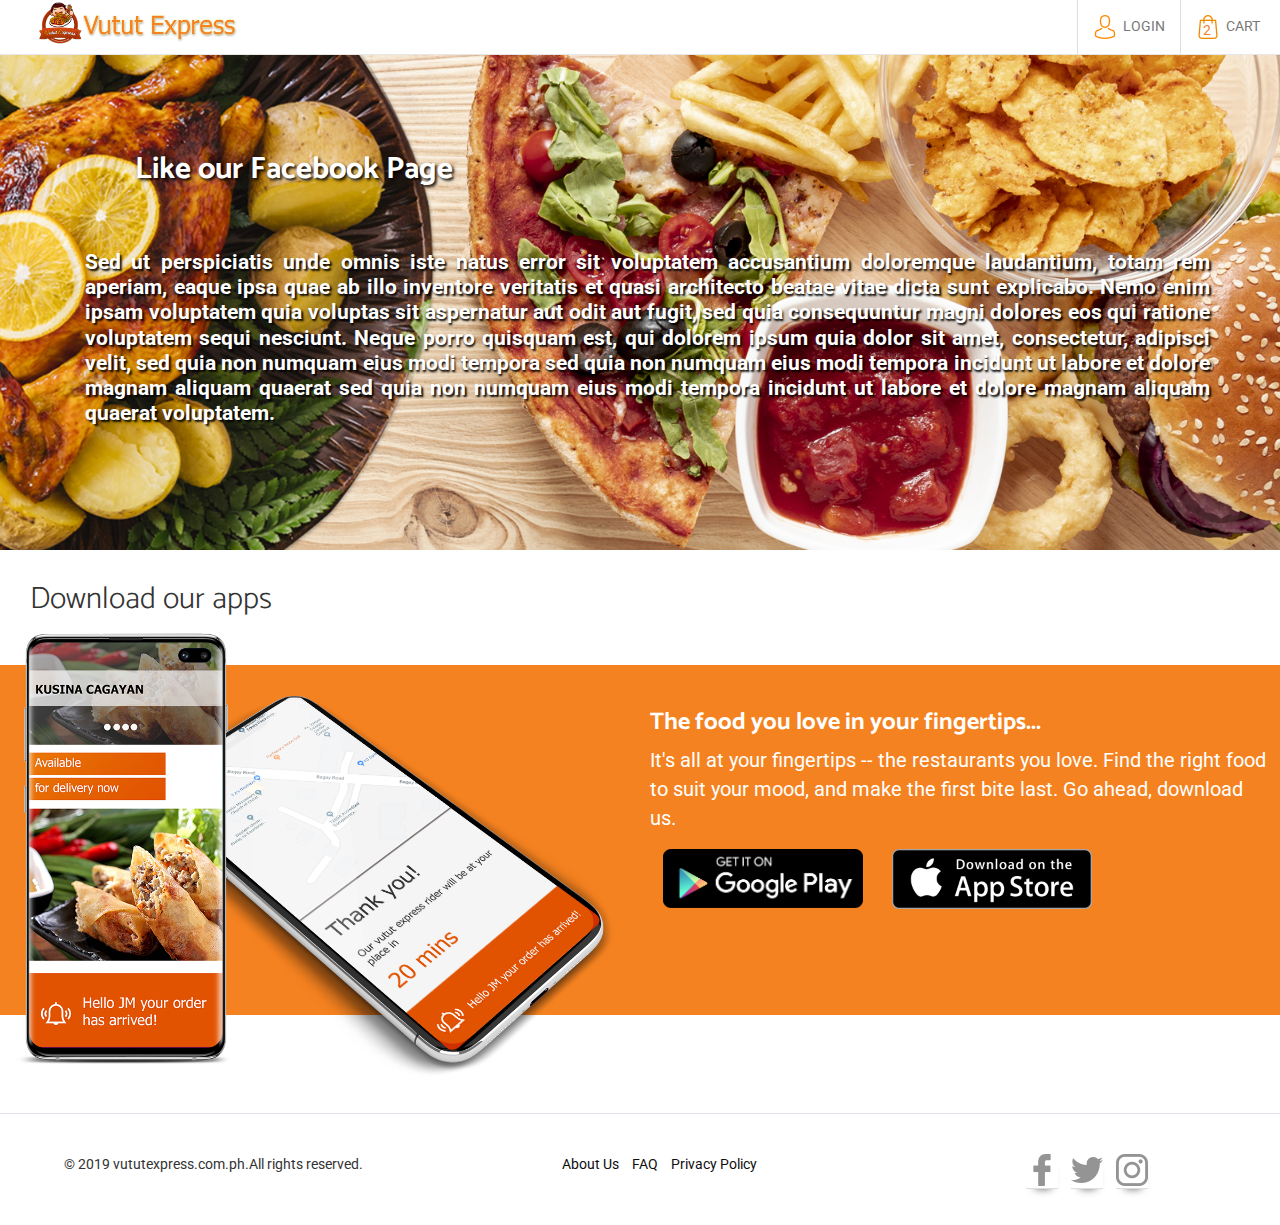
<file: facebook.html>
<!DOCTYPE html>
<html lang="en">
<head>
    <title>Vutut Express Delivery | Frequently Asked Questions</title>
    <meta charset="UTF-8">
    <meta name="viewport" content="width=device-width, initial-scale=1.0">    
    <link rel="stylesheet" href="assets/css/bootstrap.min.css"> 
    <link href="https://fonts.googleapis.com/css?family=Roboto&display=swap" rel="stylesheet"> 
    <link href="https://fonts.googleapis.com/css?family=Catamaran&display=swap" rel="stylesheet"> 
    <link rel="stylesheet" href="assets/css/main.css">
    <link rel="shortcut icon" href="assets/images/main_images/favicon.png" type="image/x-icon">
    <link rel="icon" href="assets/images/main_images/favicon.png" type="image/x-icon">
</head>
<body>
<!--start header-->
    <nav class="navbar navbar-default navbar-fixed-top">
        <div class="navbar-holder">
            <!-- Brand and toggle get grouped for better mobile display -->
            <div class="navbar-header page-scroll">
                <button type="button" class="navbar-toggle" data-toggle="collapse" data-target="#bs-example-navbar-collapse-1">
                    <span class="sr-only">Toggle navigation</span>
                    <span class="icon-bar"></span>
                    <span class="icon-bar"></span>
                    <span class="icon-bar"></span>
                </button>
                <a class="navbar-brand" href="index.html"><img class="logo-img" src="assets/images/main_images/logo-vutut.png"></a>
            </div>
            <!-- Collect the nav links, forms, and other content for toggling -->
            <div class="collapse navbar-collapse" id="bs-example-navbar-collapse-1">
                <ul class="nav navbar-nav navbar-right">
                    <li class="hidden">
                        <a href="#page-top"></a>
                    </li>
                    <li class="border-show">
                        <a href="#myModal" data-toggle="modal"><img src="assets/images/main_images/avatar.png"/>&nbsp;&nbsp;<span></span>LOGIN</a>
                    </li>
                    <li class="border-show">
                        <span class="cart-current-item-number">2</span><a href="#myModal" data-toggle="modal"><img src="assets/images/main_images/shopping-bag.png"/>&nbsp;&nbsp;CART</a>
                    </li>
                </ul>
            </div>
            <!-- /.navbar-collapse -->
        </div>
        <!-- /.container-fluid -->
    </nav>  
    <!-- start curtain -->
    <header id="page-top" style="background-image: url(assets/images/main_images/header-image.jpg);background-size: cover;background-position: center;">
        <div class="container box-holder">
            <div class="col-md-12">
                <span class="title-concept fat-title">Like our Facebook Page</br/></span>
                <span class="subtitle">Sed ut perspiciatis unde omnis iste natus error sit voluptatem accusantium doloremque laudantium, totam rem aperiam, eaque ipsa quae ab illo inventore veritatis et quasi architecto beatae vitae dicta sunt explicabo. Nemo enim ipsam voluptatem quia voluptas sit aspernatur aut odit aut fugit, sed quia consequuntur magni dolores eos qui ratione voluptatem sequi nesciunt. Neque porro quisquam est, qui dolorem ipsum quia dolor sit amet, consectetur, adipisci velit, 
                    sed quia non numquam eius modi tempora sed quia non numquam eius modi tempora incidunt ut labore et dolore magnam aliquam quaerat sed quia non numquam eius modi tempora incidunt ut labore et dolore magnam aliquam quaerat voluptatem.</span>
            </div> 
        </div>
    </header>     
    <!-- /.end curtain -->
<!-- /.end header -->  
<div class="clearfix"></div>
<!-- start mobile apps section -->
    <section class="container content-wrapper apps-section">
        <div class="col-md-12">
            <span class="fat-title">Download our apps</span>
        </div>
        <div class="clearfix"></div>
        <div class="row orange-bg-lower-height orange-bg">
            <div class="col-md-6 mobile-apps">
                <img class="img-mobile-apps" src="assets/images/main_images/mobile-apps.png">
            </div>
            <div class="col-md-6 mobile-apps-text">
                <h3>The food you love in your fingertips...</h3>
                <p>It's all at your fingertips -- the restaurants you love. Find the right food to suit your mood, and make the first bite last. Go ahead, download us.</p>
                <a class="btn btn-phone" href="#"><img src="assets/images/main_images/google-play-badge.png"/></a>
                <a class="btn btn-phone" href="#"><img src="assets/images/main_images/download-on-the-app-store.png"/></a>
            </div>
        </div>
    </section>
<!-- ./end mobile apps section -->
<div class="clearfix"></div>
<!-- start footer -->
    <hr>
    <footer class="container content-wrapper">
        <div class="upper-part row">
            <div class="col-md-4 copyright-text">
                &copy; 2019 vututexpress.com.ph.All rights reserved.
            </div>
            <div class="special-links col-md-4">
                <ul>
                    <li><a href="about-us.html">About Us</a></li>
                    <li><a href="frequently-ask.html">FAQ</a></li>
                    <li><a href="privacy-policy.html">Privacy Policy</a></li>                    
                </ul>
            </div>
            <div class="social-media-icons col-md-4">
                <ul>
                    <li><span class="facebook-icon footer-icon"></span></li>
                    <li><span class="twitter-icon footer-icon"></span></li>
                    <li><span class="instagram-icon footer-icon"></span></li>
                </ul>
            </div>
        </div>
        <div class="clearfix"></div>
        <div class="upper-part row">
            <div class="col-md-8">
                
            </div>
            <div class="col-md-4">
            </div>
        </div>
    </footer>
<!-- ./end footer -->
<!-- start of modal -->
<div id="myModal" class="modal fade">
    <div class="modal-dialog modal-login">
        <div class="modal-content">
            <form action="index-login.html" method="post">
                <div class="modal-header">				
                    <h4 class="modal-title">Login</h4>
                    <button type="button" class="close" data-dismiss="modal" aria-hidden="true">&times;</button>
                </div>
                <div class="modal-body">				
                    <div class="form-group">
                        <label>Email</label>
                        <input type="email" class="form-control" required="required">
                    </div>
                    <div class="form-group">
                        <div class="clearfix">
                            <label>Password</label>
                            <a href="#myModalForgot" data-toggle="modal" class="pull-right text-muted"><small>Forgot?</small></a>
                        </div>
                        
                        <input type="password" class="form-control" required="required">
                    </div>
                </div>
                <div class="modal-footer">
                    <a href="#myModalRegister" data-toggle="modal" class="login-signup-text pull-left"> Don't have an account? Sign Up</a>
                    <input type="submit" class="btn btn-warning pull-right" value="Login">
                </div>
            </form>
        </div>
    </div>
</div> 
<!-- ./end of modal -->
<!-- start of modal -->
<div id="myModalForgot" class="modal fade">
    <div class="modal-dialog modal-login">
        <div class="modal-content">
            <form action="" method="post">
                <div class="modal-header">				
                    <h4 class="modal-title">Forgot Password</h4>
                    <button type="button" class="close" data-dismiss="modal" aria-hidden="true">&times;</button>
                </div>
                <div class="modal-body">				
                    <div class="form-group">
                        <label>Email</label>
                        <input type="email" class="form-control" required="required">
                    </div>
                </div>
                <div class="modal-footer">
                    <input type="submit" class="btn btn-warning pull-right" value="Send Password Reset Link">
                </div>
            </form>
        </div>
    </div>
</div> 
<!-- ./end of modal -->
<!-- start of modal -->
<div id="myModalRegister" class="modal fade">
    <div class="modal-dialog modal-login">
        <div class="modal-content">
            <form action="" method="post">
                <div class="modal-header">				
                    <h4 class="modal-title">Register</h4>
                    <button type="button" class="close" data-dismiss="modal" aria-hidden="true">&times;</button>
                </div>
                <div class="modal-body">				
                    <div class="form-group">
                        <label>First Name</label>
                        <input type="text" class="form-control" required="required">
                    </div>
                    <div class="form-group">
                        <label>Last Name</label>
                        <input type="text" class="form-control" required="required">
                    </div>
                    <div class="form-group">
                        <label>Email Name</label>
                        <input type="email" class="form-control" required="required">
                    </div>
                    <div class="form-group">
                        <label>Mobile Number</label>
                        <input type="text" class="form-control" required="required">
                    </div>
                    <div class="form-group">
                        <label>Password</label>
                        <input type="password" class="form-control" required="required">
                    </div>
                </div>
                <div class="modal-footer">
                    <a href="#myModalRegister" data-toggle="modal" class="login-signup-text pull-left"> Login now?</a>
                    <input type="submit" class="btn btn-warning pull-right" value="Login">
                </div>
            </form>
        </div>
    </div>
</div> 
<!-- ./end of modal -->
</body>
<script src="assets/js/jquery-1.11.1.min.js"></script>
<script src="assets/js/bootstrap.min.js"></script>
<!-- start of custom js script -->
<script>
    $(document).ready(function(){
        $("#addRestoButton").click(function(){
            $(".append-restos").append("<div class='row margin-bottom20 margin-top30'><div class='col-md-3 col-sm-6'><div class='product-grid'><div class='product-image'><a href='#'><img class='pic-1' src='assets/images/main_restaurants/pancit-batil-patong.jpg'><img class='pic-2' src='assets/images/main_restaurants/pancit-batil-patong.jpg'></a><span class='product-trend-label'>NEW</span></div><div class='product-content'><h3 class='title'><a href='#'>Totoy's Batil Patong</a></h3><div class='price'>pansit batil patong,filipino</div></div></div></div><div class='col-md-3 col-sm-6'><div class='product-grid'><div class='product-image'><a href='#'><img class='pic-1' src='assets/images/main_restaurants/pancit-batil-patong.jpg'><img class='pic-2' src='assets/images/main_restaurants/pancit-batil-patong.jpg'></a><span class='product-trend-label'>NEW</span></div><div class='product-content'><h3 class='title'><a href='#'>Totoy's Batil Patong</a></h3><div class='price'>pansit batil patong,filipino</div></div></div></div><div class='col-md-3 col-sm-6'><div class='product-grid'><div class='product-image'><a href='#'><img class='pic-1' src='assets/images/main_restaurants/pancit-batil-patong.jpg'><img class='pic-2' src='assets/images/main_restaurants/pancit-batil-patong.jpg'></a><span class='product-trend-label'>NEW</span></div><div class='product-content'><h3 class='title'><a href='#'>Totoy's Batil Patong</a></h3><div class='price'>pansit batil patong,filipino</div></div></div></div><div class='col-md-3 col-sm-6'><div class='product-grid'><div class='product-image'><a href='#'><img class='pic-1' src='assets/images/main_restaurants/pancit-batil-patong.jpg'><img class='pic-2' src='assets/images/main_restaurants/pancit-batil-patong.jpg'></a><span class='product-trend-label'>NEW</span></div><div class='product-content'><h3 class='title'><a href='#'>Totoy's Batil Patong</a></h3><div class='price'>pansit batil patong,filipino</div></div></div></div></div><div class='row margin-bottom20 margin-top30'><div class='col-md-3 col-sm-6'><div class='product-grid'><div class='product-image'><a href='#'><img class='pic-1' src='assets/images/main_restaurants/pancit-batil-patong.jpg'><img class='pic-2' src='assets/images/main_restaurants/pancit-batil-patong.jpg'></a><span class='product-trend-label'>NEW</span></div><div class='product-content'><h3 class='title'><a href='#'>Totoy's Batil Patong</a></h3><div class='price'>pansit batil patong,filipino</div></div></div></div><div class='col-md-3 col-sm-6'><div class='product-grid'><div class='product-image'><a href='#'><img class='pic-1' src='assets/images/main_restaurants/pancit-batil-patong.jpg'><img class='pic-2' src='assets/images/main_restaurants/pancit-batil-patong.jpg'></a><span class='product-trend-label'>NEW</span></div><div class='product-content'><h3 class='title'><a href='#'>Totoy's Batil Patong</a></h3><div class='price'>pansit batil patong,filipino</div></div></div></div><div class='col-md-3 col-sm-6'><div class='product-grid'><div class='product-image'><a href='#'><img class='pic-1' src='assets/images/main_restaurants/pancit-batil-patong.jpg'><img class='pic-2' src='assets/images/main_restaurants/pancit-batil-patong.jpg'></a><span class='product-trend-label'>NEW</span></div><div class='product-content'><h3 class='title'><a href='#'>Totoy's Batil Patong</a></h3><div class='price'>pansit batil patong,filipino</div></div></div></div><div class='col-md-3 col-sm-6'><div class='product-grid'><div class='product-image'><a href='#'><img class='pic-1' src='assets/images/main_restaurants/pancit-batil-patong.jpg'><img class='pic-2' src='assets/images/main_restaurants/pancit-batil-patong.jpg'></a><span class='product-trend-label'>NEW</span></div><div class='product-content'><h3 class='title'><a href='#'>Totoy's Batil Patong</a></h3><div class='price'>pansit batil patong,filipino</div></div></div></div></div>");
        });
        $(".facebook-icon").click(function(){
            document.location.href = "facebook.html";
        });        
        $(".twitter-icon").click(function(){
            document.location.href = "twitter.html";
        });        
        $(".instagram-icon").click(function(){
            document.location.href = "instagram.html";
        });  
    });
</script>
<!-- ./end custom js script -->
</html>
</file>
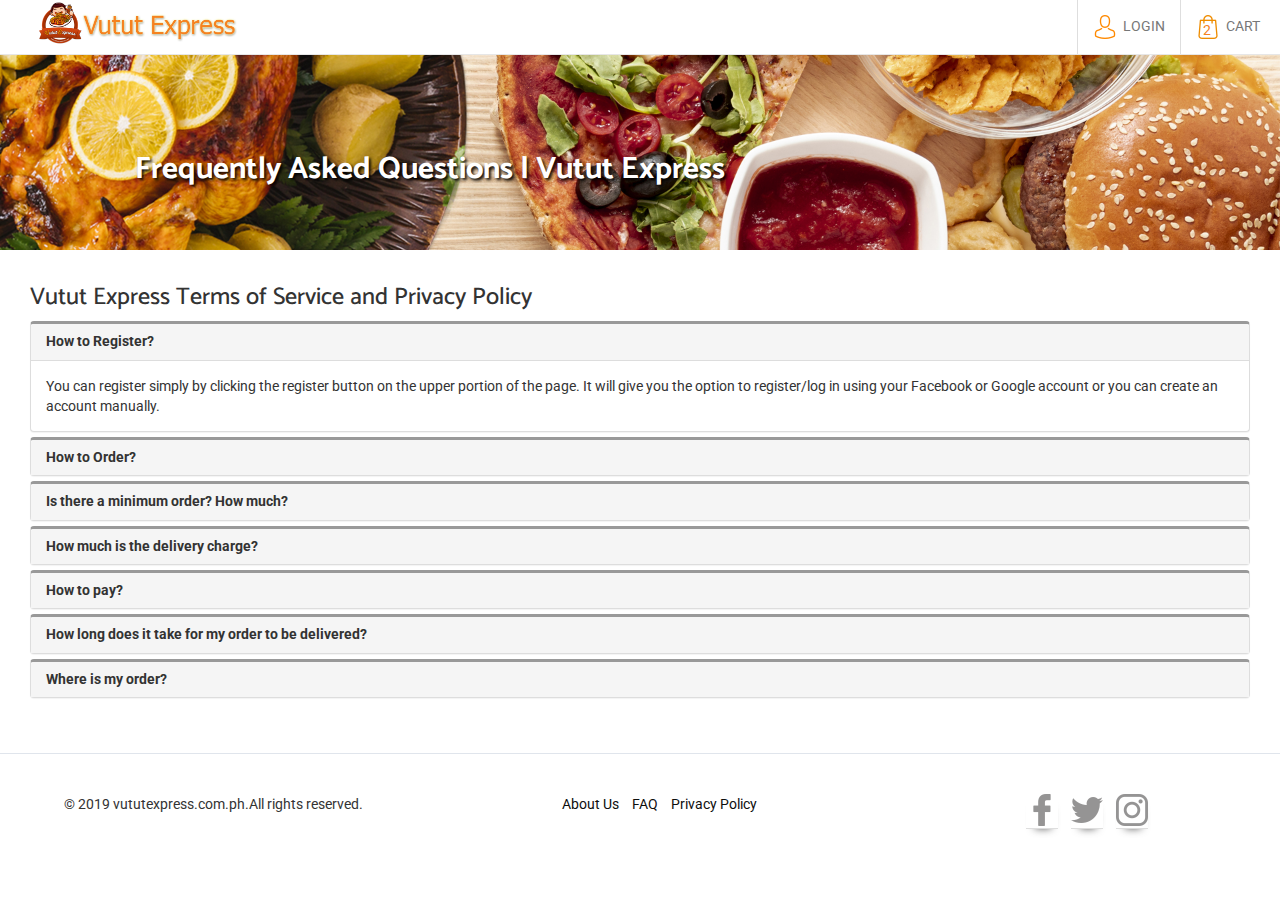
<file: frequently-ask.html>
<!DOCTYPE html>
<html lang="en">
<head>
    <title>Vutut Express Delivery | Frequently Asked Questions</title>
    <meta charset="UTF-8">
    <meta name="viewport" content="width=device-width, initial-scale=1.0">    
    <link rel="stylesheet" href="assets/css/bootstrap.min.css"> 
    <link href="https://fonts.googleapis.com/css?family=Roboto&display=swap" rel="stylesheet"> 
    <link href="https://fonts.googleapis.com/css?family=Catamaran&display=swap" rel="stylesheet"> 
    <link rel="stylesheet" href="assets/css/main.css">
    <link rel="shortcut icon" href="assets/images/main_images/favicon.png" type="image/x-icon">
    <link rel="icon" href="assets/images/main_images/favicon.png" type="image/x-icon">
</head>
<body>
<!--start header-->
    <nav class="navbar navbar-default navbar-fixed-top">
        <div class="navbar-holder">
            <!-- Brand and toggle get grouped for better mobile display -->
            <div class="navbar-header page-scroll">
                <button type="button" class="navbar-toggle" data-toggle="collapse" data-target="#bs-example-navbar-collapse-1">
                    <span class="sr-only">Toggle navigation</span>
                    <span class="icon-bar"></span>
                    <span class="icon-bar"></span>
                    <span class="icon-bar"></span>
                </button>
                <a class="navbar-brand" href="index.html"><img class="logo-img" src="assets/images/main_images/logo-vutut.png"></a>
            </div>
            <!-- Collect the nav links, forms, and other content for toggling -->
            <div class="collapse navbar-collapse" id="bs-example-navbar-collapse-1">
                <ul class="nav navbar-nav navbar-right">
                    <li class="hidden">
                        <a href="#page-top"></a>
                    </li>
                    <li class="border-show">
                        <a href="#myModal" data-toggle="modal"><img src="assets/images/main_images/avatar.png"/>&nbsp;&nbsp;<span></span>LOGIN</a>
                    </li>
                    <li class="border-show">
                        <span class="cart-current-item-number">2</span><a href="#myModal" data-toggle="modal"><img src="assets/images/main_images/shopping-bag.png"/>&nbsp;&nbsp;CART</a>
                    </li>
                </ul>
            </div>
            <!-- /.navbar-collapse -->
        </div>
        <!-- /.container-fluid -->
    </nav>  
    <!-- start curtain -->
    <header id="page-top" class="about-us" style="background-image: url(assets/images/main_images/header-image.jpg);background-size: cover;background-position: center;">
        <div class="container box-holder">
            <div class="col-md-12">
                <span class="span-special-text title-concept fat-title">Frequently Asked Questions | Vutut Express</br/></span>

                
            </div> 
        </div>
    </header>     
    <!-- /.end curtain -->
<!-- /.end header -->  
<div class="clearfix"></div>
<div class="col-md-12 special-text">
    <h3>Vutut Express Terms of Service and Privacy Policy</h3>
    <div class="panel-group" id="accordion">
        <div class="panel panel-default">
            <div class="panel-heading">
                <h4 class="panel-title">
                    <a data-toggle="collapse" data-parent="#accordion" href="#collapse1">
                    How to Register?</a>
                </h4>
            </div>
            <div id="collapse1" class="panel-collapse collapse in">
                <div class="panel-body">You can register simply by clicking the register button on the upper portion of the page. It will give you the option to register/log in using your Facebook or Google account or you can create an account manually.</div>
            </div>
        </div>
            <div class="panel panel-default">
                <div class="panel-heading">
                    <h4 class="panel-title">
                        <a data-toggle="collapse" data-parent="#accordion" href="#collapse2">
                        How to Order?</a>
                    </h4>
                </div>
                <div id="collapse2" class="panel-collapse collapse">
                    <div class="panel-body">To order, choose from one of our restaurant partners, browse their menu and select the dishes you wish to order. Then add the items to cart and review your order before checking out.</div>
                </div>
            </div>
            <div class="panel panel-default">
                <div class="panel-heading">
                    <h4 class="panel-title">
                        <a data-toggle="collapse" data-parent="#accordion" href="#collapse3">
                        Is there a minimum order? How much?</a>
                    </h4>
                </div>
                <div id="collapse3" class="panel-collapse collapse">
                <div class="panel-body">Minimum order is P200 only.</div>
                </div>
            </div>
            <div class="panel panel-default">
                <div class="panel-heading">
                    <h4 class="panel-title">
                        <a data-toggle="collapse" data-parent="#accordion" href="#collapse4">
                        How much is the delivery charge?</a>
                    </h4>
                </div>
                <div id="collapse4" class="panel-collapse collapse">
                <div class="panel-body">The delivery charge starts at P39. Delivery fee may increase depending on how far your location is from the restaurant that you will order..</div>
                </div>
            </div>
            <div class="panel panel-default">
                <div class="panel-heading">
                    <h4 class="panel-title">
                        <a data-toggle="collapse" data-parent="#accordion" href="#collapse5">
                        How to pay?</a>
                    </h4>
                </div>
                <div id="collapse5" class="panel-collapse collapse">
                <div class="panel-body">You may choose to pay via Pay Pal, credit card, or cash-on-delivery.</div>
                </div>
            </div>
            <div class="panel panel-default">
                <div class="panel-heading">
                    <h4 class="panel-title">
                        <a data-toggle="collapse" data-parent="#accordion" href="#collapse6">
                        How long does it take for my order to be delivered?</a>
                    </h4>
                </div>
                <div id="collapse6" class="panel-collapse collapse">
                <div class="panel-body">Orders usually take 60-75 minutes or less to be delivered.</div>
                </div>
            </div>
            <div class="panel panel-default">
                <div class="panel-heading">
                    <h4 class="panel-title">
                        <a data-toggle="collapse" data-parent="#accordion" href="#collapse7">
                        Where is my order?</a>
                    </h4>
                </div>
                <div id="collapse7" class="panel-collapse collapse">
                <div class="panel-body">You can track your order by online web tracking in your phone or pc/laptop.</div>
                </div>
            </div>
    </div>
</div>
<div class="clearfix"></div>
<!-- start footer -->
    <hr>
    <footer class="container content-wrapper">
        <div class="upper-part row">
            <div class="col-md-4 copyright-text">
                &copy; 2019 vututexpress.com.ph.All rights reserved.
            </div>
            <div class="special-links col-md-4">
                <ul>
                    <li><a href="about-us.html">About Us</a></li>
                    <li><a href="frequently-ask.html">FAQ</a></li>
                    <li><a href="privacy-policy.html">Privacy Policy</a></li>                    
                </ul>
            </div>
            <div class="social-media-icons col-md-4">
                <ul>
                    <li><span class="facebook-icon footer-icon"></span></li>
                    <li><span class="twitter-icon footer-icon"></span></li>
                    <li><span class="instagram-icon footer-icon"></span></li>
                </ul>
            </div>
        </div>
        <div class="clearfix"></div>
        <div class="upper-part row">
            <div class="col-md-8">
                
            </div>
            <div class="col-md-4">
            </div>
        </div>
    </footer>
<!-- ./end footer -->
<!-- start of modal -->
<div id="myModal" class="modal fade">
    <div class="modal-dialog modal-login">
        <div class="modal-content">
            <form action="index-login.html" method="post">
                <div class="modal-header">				
                    <h4 class="modal-title">Login</h4>
                    <button type="button" class="close" data-dismiss="modal" aria-hidden="true">&times;</button>
                </div>
                <div class="modal-body">				
                    <div class="form-group">
                        <label>Email</label>
                        <input type="email" class="form-control" required="required">
                    </div>
                    <div class="form-group">
                        <div class="clearfix">
                            <label>Password</label>
                            <a href="#myModalForgot" data-toggle="modal" class="pull-right text-muted"><small>Forgot?</small></a>
                        </div>
                        
                        <input type="password" class="form-control" required="required">
                    </div>
                </div>
                <div class="modal-footer">
                    <a href="#myModalRegister" data-toggle="modal" class="login-signup-text pull-left"> Don't have an account? Sign Up</a>
                    <input type="submit" class="btn btn-warning pull-right" value="Login">
                </div>
            </form>
        </div>
    </div>
</div> 
<!-- ./end of modal -->
<!-- start of modal -->
<div id="myModalForgot" class="modal fade">
    <div class="modal-dialog modal-login">
        <div class="modal-content">
            <form action="" method="post">
                <div class="modal-header">				
                    <h4 class="modal-title">Forgot Password</h4>
                    <button type="button" class="close" data-dismiss="modal" aria-hidden="true">&times;</button>
                </div>
                <div class="modal-body">				
                    <div class="form-group">
                        <label>Email</label>
                        <input type="email" class="form-control" required="required">
                    </div>
                </div>
                <div class="modal-footer">
                    <input type="submit" class="btn btn-warning pull-right" value="Send Password Reset Link">
                </div>
            </form>
        </div>
    </div>
</div> 
<!-- ./end of modal -->
<!-- start of modal -->
<div id="myModalRegister" class="modal fade">
    <div class="modal-dialog modal-login">
        <div class="modal-content">
            <form action="" method="post">
                <div class="modal-header">				
                    <h4 class="modal-title">Register</h4>
                    <button type="button" class="close" data-dismiss="modal" aria-hidden="true">&times;</button>
                </div>
                <div class="modal-body">				
                    <div class="form-group">
                        <label>First Name</label>
                        <input type="text" class="form-control" required="required">
                    </div>
                    <div class="form-group">
                        <label>Last Name</label>
                        <input type="text" class="form-control" required="required">
                    </div>
                    <div class="form-group">
                        <label>Email Name</label>
                        <input type="email" class="form-control" required="required">
                    </div>
                    <div class="form-group">
                        <label>Mobile Number</label>
                        <input type="text" class="form-control" required="required">
                    </div>
                    <div class="form-group">
                        <label>Password</label>
                        <input type="password" class="form-control" required="required">
                    </div>
                </div>
                <div class="modal-footer">
                    <a href="#myModalRegister" data-toggle="modal" class="login-signup-text pull-left"> Login now?</a>
                    <input type="submit" class="btn btn-warning pull-right" value="Login">
                </div>
            </form>
        </div>
    </div>
</div> 
<!-- ./end of modal -->
</body>
<script src="assets/js/jquery-1.11.1.min.js"></script>
<script src="assets/js/bootstrap.min.js"></script>
<!-- start of custom js script -->
<script>
    $(document).ready(function(){
        $("#addRestoButton").click(function(){
            $(".append-restos").append("<div class='row margin-bottom20 margin-top30'><div class='col-md-3 col-sm-6'><div class='product-grid'><div class='product-image'><a href='#'><img class='pic-1' src='assets/images/main_restaurants/pancit-batil-patong.jpg'><img class='pic-2' src='assets/images/main_restaurants/pancit-batil-patong.jpg'></a><span class='product-trend-label'>NEW</span></div><div class='product-content'><h3 class='title'><a href='#'>Totoy's Batil Patong</a></h3><div class='price'>pansit batil patong,filipino</div></div></div></div><div class='col-md-3 col-sm-6'><div class='product-grid'><div class='product-image'><a href='#'><img class='pic-1' src='assets/images/main_restaurants/pancit-batil-patong.jpg'><img class='pic-2' src='assets/images/main_restaurants/pancit-batil-patong.jpg'></a><span class='product-trend-label'>NEW</span></div><div class='product-content'><h3 class='title'><a href='#'>Totoy's Batil Patong</a></h3><div class='price'>pansit batil patong,filipino</div></div></div></div><div class='col-md-3 col-sm-6'><div class='product-grid'><div class='product-image'><a href='#'><img class='pic-1' src='assets/images/main_restaurants/pancit-batil-patong.jpg'><img class='pic-2' src='assets/images/main_restaurants/pancit-batil-patong.jpg'></a><span class='product-trend-label'>NEW</span></div><div class='product-content'><h3 class='title'><a href='#'>Totoy's Batil Patong</a></h3><div class='price'>pansit batil patong,filipino</div></div></div></div><div class='col-md-3 col-sm-6'><div class='product-grid'><div class='product-image'><a href='#'><img class='pic-1' src='assets/images/main_restaurants/pancit-batil-patong.jpg'><img class='pic-2' src='assets/images/main_restaurants/pancit-batil-patong.jpg'></a><span class='product-trend-label'>NEW</span></div><div class='product-content'><h3 class='title'><a href='#'>Totoy's Batil Patong</a></h3><div class='price'>pansit batil patong,filipino</div></div></div></div></div><div class='row margin-bottom20 margin-top30'><div class='col-md-3 col-sm-6'><div class='product-grid'><div class='product-image'><a href='#'><img class='pic-1' src='assets/images/main_restaurants/pancit-batil-patong.jpg'><img class='pic-2' src='assets/images/main_restaurants/pancit-batil-patong.jpg'></a><span class='product-trend-label'>NEW</span></div><div class='product-content'><h3 class='title'><a href='#'>Totoy's Batil Patong</a></h3><div class='price'>pansit batil patong,filipino</div></div></div></div><div class='col-md-3 col-sm-6'><div class='product-grid'><div class='product-image'><a href='#'><img class='pic-1' src='assets/images/main_restaurants/pancit-batil-patong.jpg'><img class='pic-2' src='assets/images/main_restaurants/pancit-batil-patong.jpg'></a><span class='product-trend-label'>NEW</span></div><div class='product-content'><h3 class='title'><a href='#'>Totoy's Batil Patong</a></h3><div class='price'>pansit batil patong,filipino</div></div></div></div><div class='col-md-3 col-sm-6'><div class='product-grid'><div class='product-image'><a href='#'><img class='pic-1' src='assets/images/main_restaurants/pancit-batil-patong.jpg'><img class='pic-2' src='assets/images/main_restaurants/pancit-batil-patong.jpg'></a><span class='product-trend-label'>NEW</span></div><div class='product-content'><h3 class='title'><a href='#'>Totoy's Batil Patong</a></h3><div class='price'>pansit batil patong,filipino</div></div></div></div><div class='col-md-3 col-sm-6'><div class='product-grid'><div class='product-image'><a href='#'><img class='pic-1' src='assets/images/main_restaurants/pancit-batil-patong.jpg'><img class='pic-2' src='assets/images/main_restaurants/pancit-batil-patong.jpg'></a><span class='product-trend-label'>NEW</span></div><div class='product-content'><h3 class='title'><a href='#'>Totoy's Batil Patong</a></h3><div class='price'>pansit batil patong,filipino</div></div></div></div></div>");
        });
        $(".facebook-icon").click(function(){
            document.location.href = "facebook.html";
        });        
        $(".twitter-icon").click(function(){
            document.location.href = "twitter.html";
        });        
        $(".instagram-icon").click(function(){
            document.location.href = "instagram.html";
        });  
    });
</script>
<!-- ./end custom js script -->
</html>
</file>
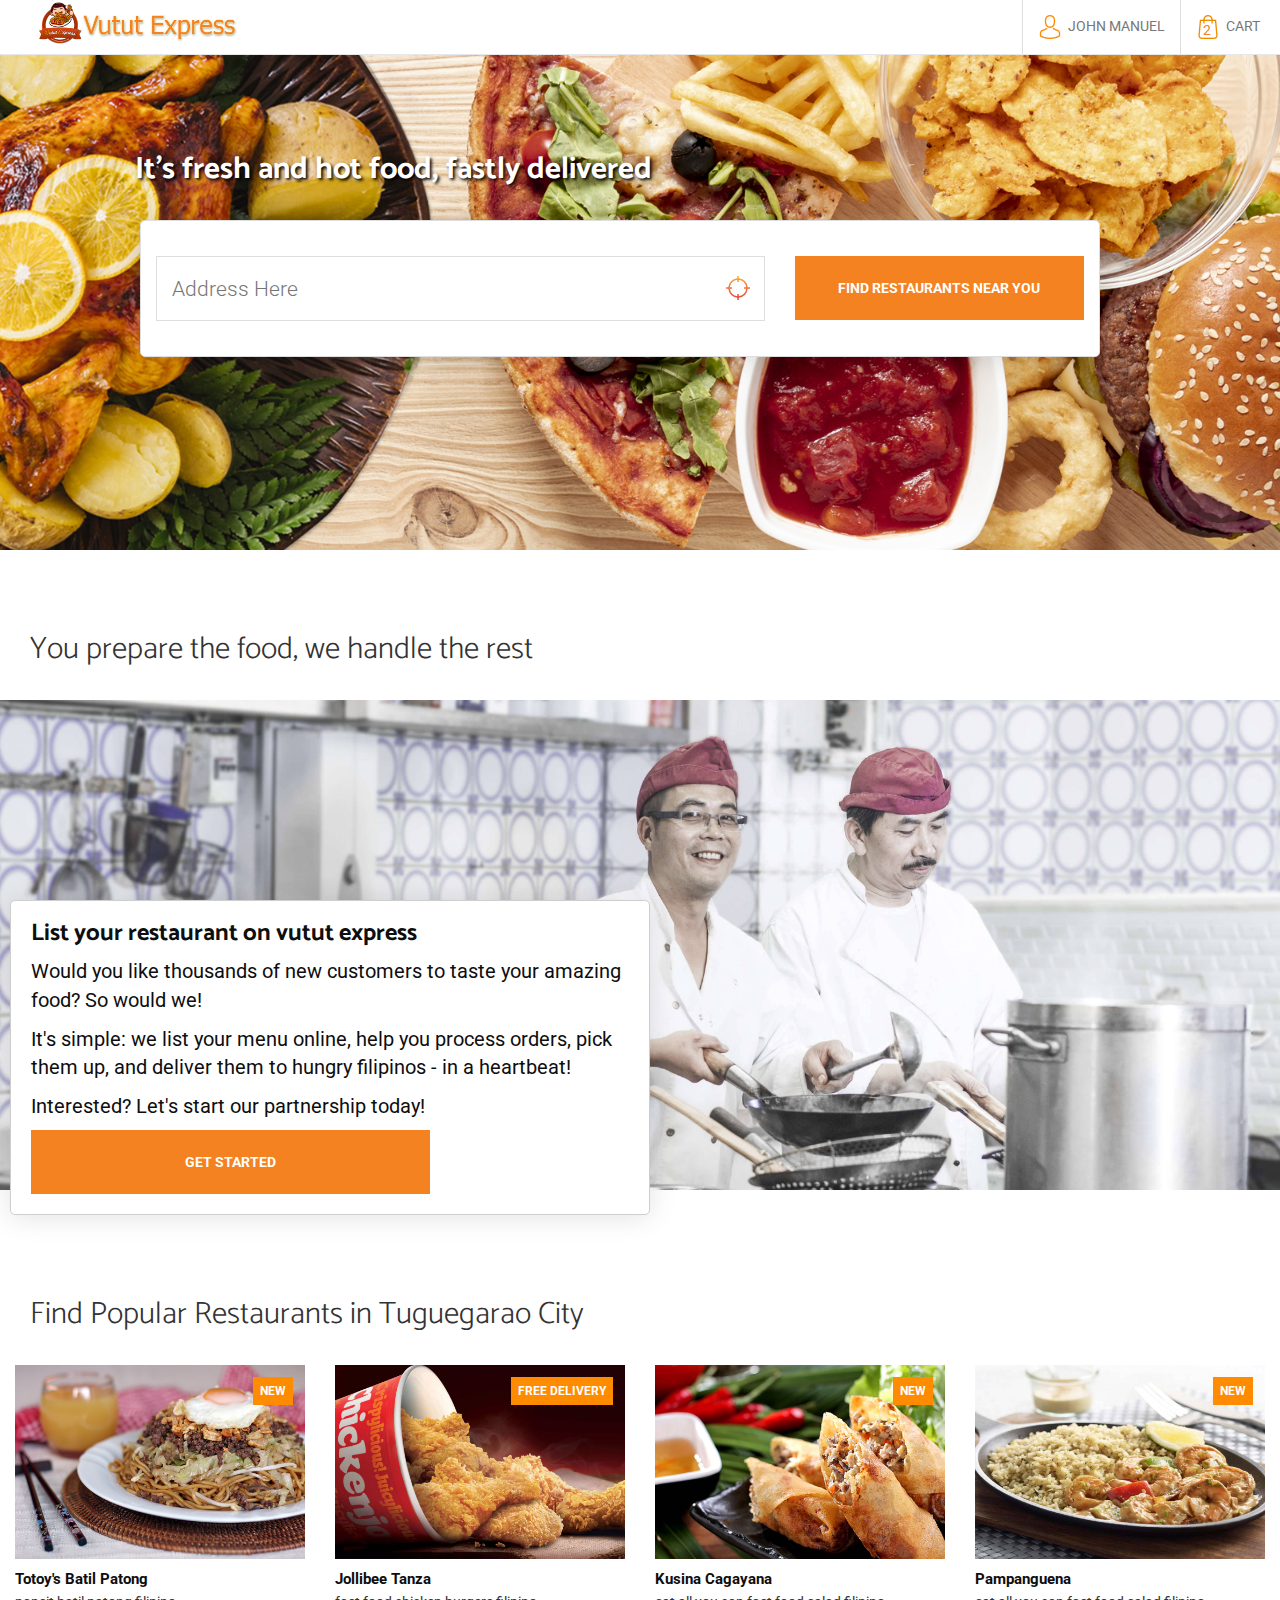
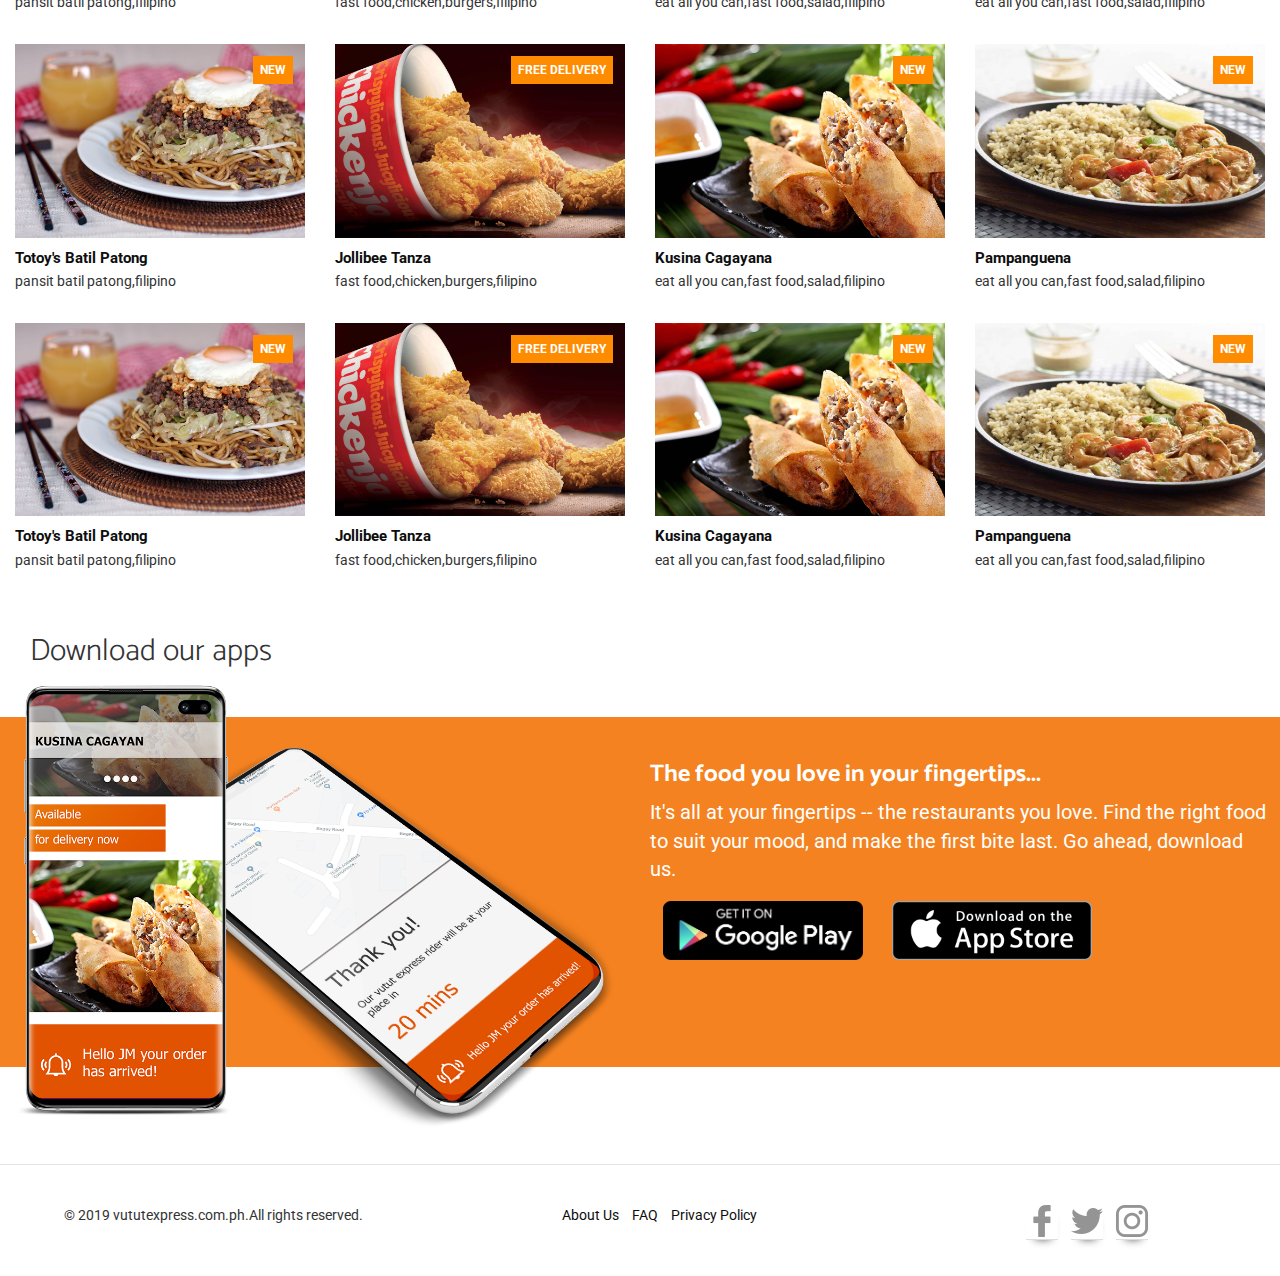
<file: index-login.html>
<!DOCTYPE html>
<html lang="en">
<head>
    <title>Vutut Express Delivery</title>
    <meta charset="UTF-8">
    <meta name="viewport" content="width=device-width, initial-scale=1.0">    
    <link rel="stylesheet" href="assets/css/bootstrap.min.css"> 
    <link href="https://fonts.googleapis.com/css?family=Roboto&display=swap" rel="stylesheet"> 
    <link href="https://fonts.googleapis.com/css?family=Catamaran&display=swap" rel="stylesheet"> 
    <link rel="stylesheet" href="assets/css/main.css">
    <link rel="shortcut icon" href="assets/images/main_images/favicon.png" type="image/x-icon">
    <link rel="icon" href="assets/images/main_images/favicon.png" type="image/x-icon">
</head>
<body>
<!--start header-->
    <nav class="navbar navbar-default navbar-fixed-top">
        <div class="navbar-holder">
            <!-- Brand and toggle get grouped for better mobile display -->
            <div class="navbar-header page-scroll">
                <button type="button" class="navbar-toggle" data-toggle="collapse" data-target="#bs-example-navbar-collapse-1">
                    <span class="sr-only">Toggle navigation</span>
                    <span class="icon-bar"></span>
                    <span class="icon-bar"></span>
                    <span class="icon-bar"></span>
                </button>
                <a class="navbar-brand" href="index-login.html"><img class="logo-img" src="assets/images/main_images/logo-vutut.png"></a>
            </div>
            <!-- Collect the nav links, forms, and other content for toggling -->
            <div class="collapse navbar-collapse" id="bs-example-navbar-collapse-1">
                <ul class="nav navbar-nav navbar-right">
                    <li class="hidden">
                        <a href="#page-top"></a>
                    </li>
                    <li class="border-show">
                        <a class="dropdown-toggle" data-toggle="dropdown" href="#"><img src="assets/images/main_images/avatar.png"/>&nbsp;&nbsp;<span></span>JOHN MANUEL</a>
                        <ul class="dropdown-menu">
                            <li><a href="my-orders.html">My Orders</a></li>
                            <li><a href="my-profile.html">Profile</a></li>
                            <li><a href="my-vouchers.html">Vouchers</a></li>
                            <li><a href="index.html">Logout</a></li>
                        </ul>
                    </li>
                    <li class="border-show">
                        <span class="cart-current-item-number">2</span><a href="#myModal" data-toggle="modal"><img src="assets/images/main_images/shopping-bag.png"/>&nbsp;&nbsp;CART</a>
                    </li>
                </ul>
            </div>
            <!-- /.navbar-collapse -->
        </div>
        <!-- /.container-fluid -->
    </nav>  
    <!-- start curtain -->
    <header id="page-top" style="background-image: url(assets/images/main_images/header-image.jpg);background-size: cover;background-position: center;">
        <div class="container box-holder">
            <div class="col-md-12">
                <span class="title-concept fat-title">It's fresh and hot food, fastly delivered</span>
            </div> 
            <form class="form-horizontal location-form" role="form" action="restaurants-login.html">
                <div class="form-group">
                    <div class="col-md-12">
                        <div class="form-group row">
                            <div class="col-md-8">
                                <input type="text" class="textbox-search" id="inputKey" placeholder="Address Here">
                                <span id="user-navigation" class="locate-user-icon"></span>
                            </div>
                            <div class="col-md-4">
                                <button class="text-resto">Find Restaurants Near You</button>
                            </div>
                        </div>
                    </div>
                </div>
            </form>
        </div>
    </header>     
    <!-- /.end curtain -->
<!-- /.end header -->  
<!-- start partners section -->
<section class="container content-wrapper apps-section">
    <div class="col-md-12">
        <span class="nobottommargin-withtopmargin fat-title">You prepare the food, we handle the rest</span>
    </div>
    <div class="clearfix"></div>
    <div class="row orange-bg"  style="background-image: url(assets/images/main_images/partners.jpg);background-size: cover;background-position: center;">
        <div style="border: 1px solid #cecece;background-color:#fff;margin-top:200px;color:#0e0e0e;margin-left:10px;padding:20px;border-radius: 5px;box-shadow:0 2px 28px 0 rgba(0,0,0,0.12);-moz-box-shadow:0 2px 28px 0 rgba(0,0,0,0.12);" class="col-md-6 mobile-apps-text">
            <h3>List your restaurant on vutut express</h3>
            <p>Would you like thousands of new customers to taste your amazing food? So would we!</p>
            <p>It's simple: we list your menu online, help you process orders, pick them up, and deliver them to hungry filipinos - in a heartbeat!</p>
            <p>Interested? Let's start our partnership today!</p>
            <a href="about-us.html"><button class="col-md-8">GET STARTED</button></a>
        </div>        
    </div>
</section>
<!-- ./end partners section -->
<div class="clearfix"></div>
<!-- start content -->
    <section class="container content-wrapper">
        <div class="col-md-12">
            <span class="nobottommargin-withtopmargin fat-title">Find Popular Restaurants in Tuguegarao City</span>
        </div>
        <div class="row margin-bottom20 margin-top30">
            <div class="col-md-3 col-sm-6">
                <div class="product-grid">
                    <a href="restaurant-details.html">
                        <div class="product-image">
                            <img class="pic-1" src="assets/images/main_restaurants/pancit-batil-patong.jpg">
                            <img class="pic-2" src="assets/images/main_restaurants/pancit-batil-patong.jpg">
                            <span class="product-trend-label">NEW</span>
                        </div> 
                    </a>
                    <div class="product-content">
                        <h3 class="title"><a href="restaurant-details.html">Totoy's Batil Patong</a></h3>
                        <div class="price">pansit batil patong,filipino</div>
                    </div>
                </div>
            </div>
            <div class="col-md-3 col-sm-6">
                <div class="product-grid">
                    <a href="restaurant-details.html">
                        <div class="product-image">                        
                            <img class="pic-1" src="assets/images/main_restaurants/jollibee-chicken.jpg">
                            <img class="pic-2" src="assets/images/main_restaurants/jollibee-chicken.jpg">
                            <span class="product-trend-label">FREE DELIVERY</span>
                        </div>
                    </a>
                    <div class="product-content">
                        <h3 class="title"><a href="restaurant-details.html">Jollibee Tanza</a></h3>
                        <div class="price">fast food,chicken,burgers,filipino</div>
                    </div>
                </div>
            </div>
            <div class="col-md-3 col-sm-6">
                <div class="product-grid">
                    <a href="restaurant-details.html">
                        <div class="product-image">                        
                            <img class="pic-1" src="assets/images/main_restaurants/kusina-cagayana.jpg">
                            <img class="pic-2" src="assets/images/main_restaurants/kusina-cagayana.jpg">                        
                            <span class="product-trend-label">NEW</span>
                        </div>
                    </a>
                    <div class="product-content">
                        <h3 class="title"><a href="restaurant-details.html">Kusina Cagayana</a></h3>
                        <div class="price">eat all you can,fast food,salad,filipino</div>
                    </div>
                </div>
            </div> 
            <div class="col-md-3 col-sm-6">
                <div class="product-grid">
                    <a href="restaurant-details.html">
                        <div class="product-image">
                            <img class="pic-1" src="assets/images/main_restaurants/pampanguena.jpg">
                            <img class="pic-2" src="assets/images/main_restaurants/pampanguena.jpg">
                            <span class="product-trend-label">New</span>
                        </div>
                    </a>
                    <div class="product-content">
                        <h3 class="title"><a href="#">Pampanguena</a></h3>
                        <div class="price">eat all you can,fast food,salad,filipino</div>
                    </div>
                </div>
            </div>
        </div>

        <div class="row margin-bottom20 margin-top30">
            <div class="col-md-3 col-sm-6">
                <div class="product-grid">
                    <a href="restaurant-details.html">
                        <div class="product-image">                        
                            <img class="pic-1" src="assets/images/main_restaurants/pancit-batil-patong.jpg">
                            <img class="pic-2" src="assets/images/main_restaurants/pancit-batil-patong.jpg">                        
                            <span class="product-trend-label">NEW</span>
                        </div>
                    </a>
                    <div class="product-content">
                        <h3 class="title"><a href="restaurant-details.html">Totoy's Batil Patong</a></h3>
                        <div class="price">pansit batil patong,filipino</div>
                    </div>
                </div>
            </div>
            <div class="col-md-3 col-sm-6">
                <div class="product-grid">
                    <a href="restaurant-details.html">
                        <div class="product-image">                        
                            <img class="pic-1" src="assets/images/main_restaurants/jollibee-chicken.jpg">
                            <img class="pic-2" src="assets/images/main_restaurants/jollibee-chicken.jpg">
                            <span class="product-trend-label">FREE DELIVERY</span>
                        </div>
                    </a>
                    <div class="product-content">
                        <h3 class="title"><a href="#">Jollibee Tanza</a></h3>
                        <div class="price">fast food,chicken,burgers,filipino</div>
                    </div>
                </div>
            </div>
            <div class="col-md-3 col-sm-6">
                <div class="product-grid">
                    <a href="restaurant-details.html">    
                        <div class="product-image">                        
                            <img class="pic-1" src="assets/images/main_restaurants/kusina-cagayana.jpg">
                            <img class="pic-2" src="assets/images/main_restaurants/kusina-cagayana.jpg">                        
                            <span class="product-trend-label">NEW</span>
                        </div>
                    </a>
                    <div class="product-content">
                        <h3 class="title"><a href="restaurant-details.html">Kusina Cagayana</a></h3>
                        <div class="price">eat all you can,fast food,salad,filipino</div>
                    </div>
                </div>
            </div> 
            <div class="col-md-3 col-sm-6">
                <div class="product-grid">
                    <a href="restaurant-details.html">
                        <div class="product-image">
                            <img class="pic-1" src="assets/images/main_restaurants/pampanguena.jpg">
                            <img class="pic-2" src="assets/images/main_restaurants/pampanguena.jpg">
                            <span class="product-trend-label">New</span>
                        </div>
                    </a>
                    <div class="product-content">
                        <h3 class="title"><a href="restaurant-details.html">Pampanguena</a></h3>
                        <div class="price">eat all you can,fast food,salad,filipino</div>
                    </div>
                </div>
            </div>
        </div>

        <div class="row margin-bottom20 margin-top30">
            <div class="col-md-3 col-sm-6">
                <div class="product-grid">
                    <a href="restaurant-details.html">    
                        <div class="product-image">                        
                            <img class="pic-1" src="assets/images/main_restaurants/pancit-batil-patong.jpg">
                            <img class="pic-2" src="assets/images/main_restaurants/pancit-batil-patong.jpg">                        
                            <span class="product-trend-label">NEW</span>                        
                        </div>
                    </a>
                    <div class="product-content">
                        <h3 class="title"><a href="restaurant-details.html">Totoy's Batil Patong</a></h3>
                        <div class="price">pansit batil patong,filipino</div>
                    </div>
                </div>
            </div>
            <div class="col-md-3 col-sm-6">
                <div class="product-grid">
                    <a href="restaurant-details.html">
                        <div class="product-image">
                            <img class="pic-1" src="assets/images/main_restaurants/jollibee-chicken.jpg">
                            <img class="pic-2" src="assets/images/main_restaurants/jollibee-chicken.jpg">
                            <span class="product-trend-label">FREE DELIVERY</span>
                        </div>
                    </a>
                    <div class="product-content">
                        <h3 class="title"><a href="restaurant-details.html">Jollibee Tanza</a></h3>
                        <div class="price">fast food,chicken,burgers,filipino</div>
                    </div>
                </div>
            </div>
            <div class="col-md-3 col-sm-6">
                <div class="product-grid">
                    <a href="restaurant-details.html">
                        <div class="product-image">
                            <img class="pic-1" src="assets/images/main_restaurants/kusina-cagayana.jpg">
                            <img class="pic-2" src="assets/images/main_restaurants/kusina-cagayana.jpg">
                            <span class="product-trend-label">NEW</span>
                        </div>
                    </a>
                    <div class="product-content">
                        <h3 class="title"><a href="restaurant-details.html">Kusina Cagayana</a></h3>
                        <div class="price">eat all you can,fast food,salad,filipino</div>
                    </div>
                </div>
            </div> 
            <div class="col-md-3 col-sm-6">
                <div class="product-grid">
                    <a href="restaurant-details.html">
                        <div class="product-image">                        
                            <img class="pic-1" src="assets/images/main_restaurants/pampanguena.jpg">
                            <img class="pic-2" src="assets/images/main_restaurants/pampanguena.jpg">
                            <span class="product-trend-label">New</span>
                        </div>
                    </a>
                    <div class="product-content">
                        <h3 class="title"><a href="restaurant-details.html">Pampanguena</a></h3>
                        <div class="price">eat all you can,fast food,salad,filipino</div>
                    </div>
                </div>
            </div>
        </div>
        <!-- <div class="append-restos"></div>
        <div class="row margin-bottom20 margin-top30" style="text-align:center;">
            <div class="col-md-4 col-sm-12 center-block">
                <button id="addRestoButton" class="btn btn-warning">Browse More Restaurants</button>
            </div>
        </div> -->
    </section>
<!-- ./end content -->
<div class="clearfix"></div>
<!-- start mobile apps section -->
    <section class="container content-wrapper apps-section">
        <div class="col-md-12">
            <span class="fat-title">Download our apps</span>
        </div>
        <div class="clearfix"></div>
        <div class="row orange-bg-lower-height orange-bg">
            <div class="col-md-6 mobile-apps">
                <img class="img-mobile-apps" src="assets/images/main_images/mobile-apps.png">
            </div>
            <div class="col-md-6 mobile-apps-text">
                <h3>The food you love in your fingertips...</h3>
                <p>It's all at your fingertips -- the restaurants you love. Find the right food to suit your mood, and make the first bite last. Go ahead, download us.</p>
                <a class="btn btn-phone" href="#"><img src="assets/images/main_images/google-play-badge.png"/></a>
                <a class="btn btn-phone" href="#"><img src="assets/images/main_images/download-on-the-app-store.png"/></a>
            </div>
        </div>
    </section>
<!-- ./end mobile apps section -->
<div class="clearfix"></div>
<!-- start footer -->
    <hr>
    <footer class="container content-wrapper">
        <div class="upper-part row">
            <div class="col-md-4 copyright-text">
                &copy; 2019 vututexpress.com.ph.All rights reserved.
            </div>
            <div class="special-links col-md-4">
                <ul>
                    <li><a href="about-us.html">About Us</a></li>
                    <li><a href="frequently-ask.html">FAQ</a></li>
                    <li><a href="privacy-policy.html">Privacy Policy</a></li>                    
                </ul>
            </div>
            <div class="social-media-icons col-md-4">
                <ul>
                    <li><span class="facebook-icon footer-icon"></span></li>
                    <li><span class="twitter-icon footer-icon"></span></li>
                    <li><span class="instagram-icon footer-icon"></span></li>
                </ul>
            </div>
        </div>
        <div class="clearfix"></div>
        <div class="upper-part row">
            <div class="col-md-8">
                
            </div>
            <div class="col-md-4">
            </div>
        </div>
    </footer>
<!-- ./end footer -->
<!-- start of modal -->
<div id="myModal" class="modal fade">
    <div class="modal-dialog modal-login">
        <div class="modal-content">
            <form action="index-login.html" method="post">
                <div class="modal-header">				
                    <h4 class="modal-title">Login</h4>
                    <button type="button" class="close" data-dismiss="modal" aria-hidden="true">&times;</button>
                </div>
                <div class="modal-body">				
                    <div class="form-group">
                        <label>Email</label>
                        <input type="email" class="form-control" required="required">
                    </div>
                    <div class="form-group">
                        <div class="clearfix">
                            <label>Password</label>
                            <a href="#myModalForgot" data-toggle="modal" class="pull-right text-muted"><small>Forgot?</small></a>
                        </div>
                        
                        <input type="password" class="form-control" required="required">
                    </div>
                </div>
                <div class="modal-footer">
                    <a href="#myModalRegister" data-toggle="modal" class="login-signup-text pull-left"> Don't have an account? Sign Up</a>
                    <input type="submit" class="btn btn-warning pull-right" value="Login">
                </div>
            </form>
        </div>
    </div>
</div> 
<!-- ./end of modal -->
<!-- start of modal -->
<div id="myModalForgot" class="modal fade">
    <div class="modal-dialog modal-login">
        <div class="modal-content">
            <form action="" method="post">
                <div class="modal-header">				
                    <h4 class="modal-title">Forgot Password</h4>
                    <button type="button" class="close" data-dismiss="modal" aria-hidden="true">&times;</button>
                </div>
                <div class="modal-body">				
                    <div class="form-group">
                        <label>Email</label>
                        <input type="email" class="form-control" required="required">
                    </div>
                </div>
                <div class="modal-footer">
                    <input type="submit" class="btn btn-warning pull-right" value="Send Password Reset Link">
                </div>
            </form>
        </div>
    </div>
</div> 
<!-- ./end of modal -->
<!-- start of modal -->
<div id="myModalRegister" class="modal fade">
    <div class="modal-dialog modal-login">
        <div class="modal-content">
            <form action="" method="post">
                <div class="modal-header">				
                    <h4 class="modal-title">Register</h4>
                    <button type="button" class="close" data-dismiss="modal" aria-hidden="true">&times;</button>
                </div>
                <div class="modal-body">				
                    <div class="form-group">
                        <label>First Name</label>
                        <input type="text" class="form-control" required="required">
                    </div>
                    <div class="form-group">
                        <label>Last Name</label>
                        <input type="text" class="form-control" required="required">
                    </div>
                    <div class="form-group">
                        <label>Email Name</label>
                        <input type="email" class="form-control" required="required">
                    </div>
                    <div class="form-group">
                        <label>Mobile Number</label>
                        <input type="text" class="form-control" required="required">
                    </div>
                    <div class="form-group">
                        <label>Password</label>
                        <input type="password" class="form-control" required="required">
                    </div>
                </div>
                <div class="modal-footer">
                    <a href="#myModalRegister" data-toggle="modal" class="login-signup-text pull-left"> Login now?</a>
                    <input type="submit" class="btn btn-warning pull-right" value="Login">
                </div>
            </form>
        </div>
    </div>
</div> 
<!-- ./end of modal -->
</body>
<script src="assets/js/jquery-1.11.1.min.js"></script>
<script src="assets/js/bootstrap.min.js"></script>
<!-- start of custom js script -->
<script>
    $(document).ready(function(){
        $("#addRestoButton").click(function(){
            $(".append-restos").append("<div class='row margin-bottom20 margin-top30'><div class='col-md-3 col-sm-6'><div class='product-grid'><div class='product-image'><a href='#'><img class='pic-1' src='assets/images/main_restaurants/pancit-batil-patong.jpg'><img class='pic-2' src='assets/images/main_restaurants/pancit-batil-patong.jpg'></a><span class='product-trend-label'>NEW</span></div><div class='product-content'><h3 class='title'><a href='#'>Totoy's Batil Patong</a></h3><div class='price'>pansit batil patong,filipino</div></div></div></div><div class='col-md-3 col-sm-6'><div class='product-grid'><div class='product-image'><a href='#'><img class='pic-1' src='assets/images/main_restaurants/pancit-batil-patong.jpg'><img class='pic-2' src='assets/images/main_restaurants/pancit-batil-patong.jpg'></a><span class='product-trend-label'>NEW</span></div><div class='product-content'><h3 class='title'><a href='#'>Totoy's Batil Patong</a></h3><div class='price'>pansit batil patong,filipino</div></div></div></div><div class='col-md-3 col-sm-6'><div class='product-grid'><div class='product-image'><a href='#'><img class='pic-1' src='assets/images/main_restaurants/pancit-batil-patong.jpg'><img class='pic-2' src='assets/images/main_restaurants/pancit-batil-patong.jpg'></a><span class='product-trend-label'>NEW</span></div><div class='product-content'><h3 class='title'><a href='#'>Totoy's Batil Patong</a></h3><div class='price'>pansit batil patong,filipino</div></div></div></div><div class='col-md-3 col-sm-6'><div class='product-grid'><div class='product-image'><a href='#'><img class='pic-1' src='assets/images/main_restaurants/pancit-batil-patong.jpg'><img class='pic-2' src='assets/images/main_restaurants/pancit-batil-patong.jpg'></a><span class='product-trend-label'>NEW</span></div><div class='product-content'><h3 class='title'><a href='#'>Totoy's Batil Patong</a></h3><div class='price'>pansit batil patong,filipino</div></div></div></div></div><div class='row margin-bottom20 margin-top30'><div class='col-md-3 col-sm-6'><div class='product-grid'><div class='product-image'><a href='#'><img class='pic-1' src='assets/images/main_restaurants/pancit-batil-patong.jpg'><img class='pic-2' src='assets/images/main_restaurants/pancit-batil-patong.jpg'></a><span class='product-trend-label'>NEW</span></div><div class='product-content'><h3 class='title'><a href='#'>Totoy's Batil Patong</a></h3><div class='price'>pansit batil patong,filipino</div></div></div></div><div class='col-md-3 col-sm-6'><div class='product-grid'><div class='product-image'><a href='#'><img class='pic-1' src='assets/images/main_restaurants/pancit-batil-patong.jpg'><img class='pic-2' src='assets/images/main_restaurants/pancit-batil-patong.jpg'></a><span class='product-trend-label'>NEW</span></div><div class='product-content'><h3 class='title'><a href='#'>Totoy's Batil Patong</a></h3><div class='price'>pansit batil patong,filipino</div></div></div></div><div class='col-md-3 col-sm-6'><div class='product-grid'><div class='product-image'><a href='#'><img class='pic-1' src='assets/images/main_restaurants/pancit-batil-patong.jpg'><img class='pic-2' src='assets/images/main_restaurants/pancit-batil-patong.jpg'></a><span class='product-trend-label'>NEW</span></div><div class='product-content'><h3 class='title'><a href='#'>Totoy's Batil Patong</a></h3><div class='price'>pansit batil patong,filipino</div></div></div></div><div class='col-md-3 col-sm-6'><div class='product-grid'><div class='product-image'><a href='#'><img class='pic-1' src='assets/images/main_restaurants/pancit-batil-patong.jpg'><img class='pic-2' src='assets/images/main_restaurants/pancit-batil-patong.jpg'></a><span class='product-trend-label'>NEW</span></div><div class='product-content'><h3 class='title'><a href='#'>Totoy's Batil Patong</a></h3><div class='price'>pansit batil patong,filipino</div></div></div></div></div>");
        });
        $("#user-navigation").click(function(){
            $(this).removeClass("locate-user-icon");
            $(this).addClass("ajax-loader");
            setTimeout(function(){
                var items = ['Carig Sur','Carig Norte','Anaffunan','Cataggamman Pardo','Cataggamman Nuevo','Cataggaman Viejo','Bagay','Pallua','Buntun','Ugac Sur','Ugac Norte','Tanza','Balzain'];
                var item = items[Math.floor(Math.random()*items.length)];
                $("#inputKey").val(item+" ,Tuguegarao City, Cagayan").fadeIn(5000);
                $("#user-navigation").removeClass("ajax-loader");
                $("#user-navigation").addClass("locate-user-icon");                
            },3000);
        });
        $(".facebook-icon").click(function(){
            document.location.href = "facebook.html";
        });        
        $(".twitter-icon").click(function(){
            document.location.href = "twitter.html";
        });        
        $(".instagram-icon").click(function(){
            document.location.href = "instagram.html";
        });        
    });
</script>
<!-- ./end custom js script -->
</html>
</file>
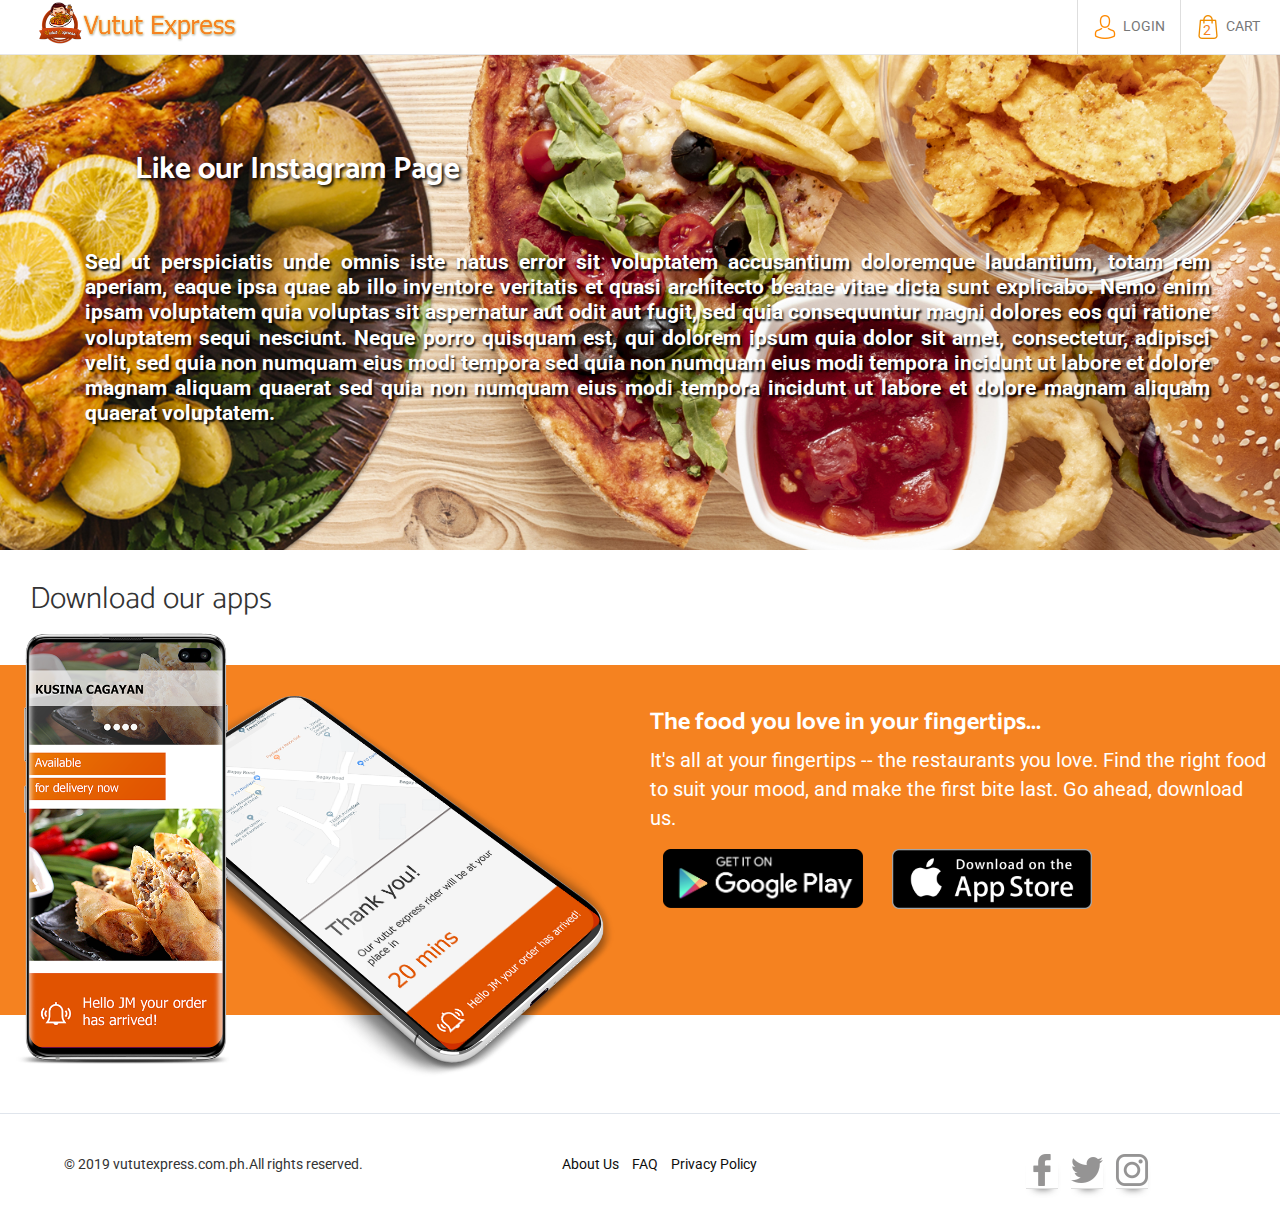
<file: instagram.html>
<!DOCTYPE html>
<html lang="en">
<head>
    <title>Vutut Express Delivery | Frequently Asked Questions</title>
    <meta charset="UTF-8">
    <meta name="viewport" content="width=device-width, initial-scale=1.0">    
    <link rel="stylesheet" href="assets/css/bootstrap.min.css"> 
    <link href="https://fonts.googleapis.com/css?family=Roboto&display=swap" rel="stylesheet"> 
    <link href="https://fonts.googleapis.com/css?family=Catamaran&display=swap" rel="stylesheet"> 
    <link rel="stylesheet" href="assets/css/main.css">
    <link rel="shortcut icon" href="assets/images/main_images/favicon.png" type="image/x-icon">
    <link rel="icon" href="assets/images/main_images/favicon.png" type="image/x-icon">
</head>
<body>
<!--start header-->
    <nav class="navbar navbar-default navbar-fixed-top">
        <div class="navbar-holder">
            <!-- Brand and toggle get grouped for better mobile display -->
            <div class="navbar-header page-scroll">
                <button type="button" class="navbar-toggle" data-toggle="collapse" data-target="#bs-example-navbar-collapse-1">
                    <span class="sr-only">Toggle navigation</span>
                    <span class="icon-bar"></span>
                    <span class="icon-bar"></span>
                    <span class="icon-bar"></span>
                </button>
                <a class="navbar-brand" href="index.html"><img class="logo-img" src="assets/images/main_images/logo-vutut.png"></a>
            </div>
            <!-- Collect the nav links, forms, and other content for toggling -->
            <div class="collapse navbar-collapse" id="bs-example-navbar-collapse-1">
                <ul class="nav navbar-nav navbar-right">
                    <li class="hidden">
                        <a href="#page-top"></a>
                    </li>
                    <li class="border-show">
                        <a href="#myModal" data-toggle="modal"><img src="assets/images/main_images/avatar.png"/>&nbsp;&nbsp;<span></span>LOGIN</a>
                    </li>
                    <li class="border-show">
                        <span class="cart-current-item-number">2</span><a href="#myModal" data-toggle="modal"><img src="assets/images/main_images/shopping-bag.png"/>&nbsp;&nbsp;CART</a>
                    </li>
                </ul>
            </div>
            <!-- /.navbar-collapse -->
        </div>
        <!-- /.container-fluid -->
    </nav>  
    <!-- start curtain -->
    <header id="page-top" style="background-image: url(assets/images/main_images/header-image.jpg);background-size: cover;background-position: center;">
        <div class="container box-holder">
            <div class="col-md-12">
                <span class="title-concept fat-title">Like our Instagram Page</br/></span>
                <span class="subtitle">Sed ut perspiciatis unde omnis iste natus error sit voluptatem accusantium doloremque laudantium, totam rem aperiam, eaque ipsa quae ab illo inventore veritatis et quasi architecto beatae vitae dicta sunt explicabo. Nemo enim ipsam voluptatem quia voluptas sit aspernatur aut odit aut fugit, sed quia consequuntur magni dolores eos qui ratione voluptatem sequi nesciunt. Neque porro quisquam est, qui dolorem ipsum quia dolor sit amet, consectetur, adipisci velit, 
                    sed quia non numquam eius modi tempora sed quia non numquam eius modi tempora incidunt ut labore et dolore magnam aliquam quaerat sed quia non numquam eius modi tempora incidunt ut labore et dolore magnam aliquam quaerat voluptatem.</span>
            </div> 
        </div>
    </header>     
    <!-- /.end curtain -->
<!-- /.end header -->  
<div class="clearfix"></div>
<!-- start mobile apps section -->
    <section class="container content-wrapper apps-section">
        <div class="col-md-12">
            <span class="fat-title">Download our apps</span>
        </div>
        <div class="clearfix"></div>
        <div class="row orange-bg-lower-height orange-bg">
            <div class="col-md-6 mobile-apps">
                <img class="img-mobile-apps" src="assets/images/main_images/mobile-apps.png">
            </div>
            <div class="col-md-6 mobile-apps-text">
                <h3>The food you love in your fingertips...</h3>
                <p>It's all at your fingertips -- the restaurants you love. Find the right food to suit your mood, and make the first bite last. Go ahead, download us.</p>
                <a class="btn btn-phone" href="#"><img src="assets/images/main_images/google-play-badge.png"/></a>
                <a class="btn btn-phone" href="#"><img src="assets/images/main_images/download-on-the-app-store.png"/></a>
            </div>
        </div>
    </section>
<!-- ./end mobile apps section -->
<div class="clearfix"></div>
<!-- start footer -->
    <hr>
    <footer class="container content-wrapper">
        <div class="upper-part row">
            <div class="col-md-4 copyright-text">
                &copy; 2019 vututexpress.com.ph.All rights reserved.
            </div>
            <div class="special-links col-md-4">
                <ul>
                    <li><a href="about-us.html">About Us</a></li>
                    <li><a href="frequently-ask.html">FAQ</a></li>
                    <li><a href="privacy-policy.html">Privacy Policy</a></li>                    
                </ul>
            </div>
            <div class="social-media-icons col-md-4">
                <ul>
                    <li><span class="facebook-icon footer-icon"></span></li>
                    <li><span class="twitter-icon footer-icon"></span></li>
                    <li><span class="instagram-icon footer-icon"></span></li>
                </ul>
            </div>
        </div>
        <div class="clearfix"></div>
        <div class="upper-part row">
            <div class="col-md-8">
                
            </div>
            <div class="col-md-4">
            </div>
        </div>
    </footer>
<!-- ./end footer -->
<!-- start of modal -->
<div id="myModal" class="modal fade">
    <div class="modal-dialog modal-login">
        <div class="modal-content">
            <form action="index-login.html" method="post">
                <div class="modal-header">				
                    <h4 class="modal-title">Login</h4>
                    <button type="button" class="close" data-dismiss="modal" aria-hidden="true">&times;</button>
                </div>
                <div class="modal-body">				
                    <div class="form-group">
                        <label>Email</label>
                        <input type="email" class="form-control" required="required">
                    </div>
                    <div class="form-group">
                        <div class="clearfix">
                            <label>Password</label>
                            <a href="#myModalForgot" data-toggle="modal" class="pull-right text-muted"><small>Forgot?</small></a>
                        </div>
                        
                        <input type="password" class="form-control" required="required">
                    </div>
                </div>
                <div class="modal-footer">
                    <a href="#myModalRegister" data-toggle="modal" class="login-signup-text pull-left"> Don't have an account? Sign Up</a>
                    <input type="submit" class="btn btn-warning pull-right" value="Login">
                </div>
            </form>
        </div>
    </div>
</div> 
<!-- ./end of modal -->
<!-- start of modal -->
<div id="myModalForgot" class="modal fade">
    <div class="modal-dialog modal-login">
        <div class="modal-content">
            <form action="" method="post">
                <div class="modal-header">				
                    <h4 class="modal-title">Forgot Password</h4>
                    <button type="button" class="close" data-dismiss="modal" aria-hidden="true">&times;</button>
                </div>
                <div class="modal-body">				
                    <div class="form-group">
                        <label>Email</label>
                        <input type="email" class="form-control" required="required">
                    </div>
                </div>
                <div class="modal-footer">
                    <input type="submit" class="btn btn-warning pull-right" value="Send Password Reset Link">
                </div>
            </form>
        </div>
    </div>
</div> 
<!-- ./end of modal -->
<!-- start of modal -->
<div id="myModalRegister" class="modal fade">
    <div class="modal-dialog modal-login">
        <div class="modal-content">
            <form action="" method="post">
                <div class="modal-header">				
                    <h4 class="modal-title">Register</h4>
                    <button type="button" class="close" data-dismiss="modal" aria-hidden="true">&times;</button>
                </div>
                <div class="modal-body">				
                    <div class="form-group">
                        <label>First Name</label>
                        <input type="text" class="form-control" required="required">
                    </div>
                    <div class="form-group">
                        <label>Last Name</label>
                        <input type="text" class="form-control" required="required">
                    </div>
                    <div class="form-group">
                        <label>Email Name</label>
                        <input type="email" class="form-control" required="required">
                    </div>
                    <div class="form-group">
                        <label>Mobile Number</label>
                        <input type="text" class="form-control" required="required">
                    </div>
                    <div class="form-group">
                        <label>Password</label>
                        <input type="password" class="form-control" required="required">
                    </div>
                </div>
                <div class="modal-footer">
                    <a href="#myModalRegister" data-toggle="modal" class="login-signup-text pull-left"> Login now?</a>
                    <input type="submit" class="btn btn-warning pull-right" value="Login">
                </div>
            </form>
        </div>
    </div>
</div> 
<!-- ./end of modal -->
</body>
<script src="assets/js/jquery-1.11.1.min.js"></script>
<script src="assets/js/bootstrap.min.js"></script>
<!-- start of custom js script -->
<script>
    $(document).ready(function(){
        $("#addRestoButton").click(function(){
            $(".append-restos").append("<div class='row margin-bottom20 margin-top30'><div class='col-md-3 col-sm-6'><div class='product-grid'><div class='product-image'><a href='#'><img class='pic-1' src='assets/images/main_restaurants/pancit-batil-patong.jpg'><img class='pic-2' src='assets/images/main_restaurants/pancit-batil-patong.jpg'></a><span class='product-trend-label'>NEW</span></div><div class='product-content'><h3 class='title'><a href='#'>Totoy's Batil Patong</a></h3><div class='price'>pansit batil patong,filipino</div></div></div></div><div class='col-md-3 col-sm-6'><div class='product-grid'><div class='product-image'><a href='#'><img class='pic-1' src='assets/images/main_restaurants/pancit-batil-patong.jpg'><img class='pic-2' src='assets/images/main_restaurants/pancit-batil-patong.jpg'></a><span class='product-trend-label'>NEW</span></div><div class='product-content'><h3 class='title'><a href='#'>Totoy's Batil Patong</a></h3><div class='price'>pansit batil patong,filipino</div></div></div></div><div class='col-md-3 col-sm-6'><div class='product-grid'><div class='product-image'><a href='#'><img class='pic-1' src='assets/images/main_restaurants/pancit-batil-patong.jpg'><img class='pic-2' src='assets/images/main_restaurants/pancit-batil-patong.jpg'></a><span class='product-trend-label'>NEW</span></div><div class='product-content'><h3 class='title'><a href='#'>Totoy's Batil Patong</a></h3><div class='price'>pansit batil patong,filipino</div></div></div></div><div class='col-md-3 col-sm-6'><div class='product-grid'><div class='product-image'><a href='#'><img class='pic-1' src='assets/images/main_restaurants/pancit-batil-patong.jpg'><img class='pic-2' src='assets/images/main_restaurants/pancit-batil-patong.jpg'></a><span class='product-trend-label'>NEW</span></div><div class='product-content'><h3 class='title'><a href='#'>Totoy's Batil Patong</a></h3><div class='price'>pansit batil patong,filipino</div></div></div></div></div><div class='row margin-bottom20 margin-top30'><div class='col-md-3 col-sm-6'><div class='product-grid'><div class='product-image'><a href='#'><img class='pic-1' src='assets/images/main_restaurants/pancit-batil-patong.jpg'><img class='pic-2' src='assets/images/main_restaurants/pancit-batil-patong.jpg'></a><span class='product-trend-label'>NEW</span></div><div class='product-content'><h3 class='title'><a href='#'>Totoy's Batil Patong</a></h3><div class='price'>pansit batil patong,filipino</div></div></div></div><div class='col-md-3 col-sm-6'><div class='product-grid'><div class='product-image'><a href='#'><img class='pic-1' src='assets/images/main_restaurants/pancit-batil-patong.jpg'><img class='pic-2' src='assets/images/main_restaurants/pancit-batil-patong.jpg'></a><span class='product-trend-label'>NEW</span></div><div class='product-content'><h3 class='title'><a href='#'>Totoy's Batil Patong</a></h3><div class='price'>pansit batil patong,filipino</div></div></div></div><div class='col-md-3 col-sm-6'><div class='product-grid'><div class='product-image'><a href='#'><img class='pic-1' src='assets/images/main_restaurants/pancit-batil-patong.jpg'><img class='pic-2' src='assets/images/main_restaurants/pancit-batil-patong.jpg'></a><span class='product-trend-label'>NEW</span></div><div class='product-content'><h3 class='title'><a href='#'>Totoy's Batil Patong</a></h3><div class='price'>pansit batil patong,filipino</div></div></div></div><div class='col-md-3 col-sm-6'><div class='product-grid'><div class='product-image'><a href='#'><img class='pic-1' src='assets/images/main_restaurants/pancit-batil-patong.jpg'><img class='pic-2' src='assets/images/main_restaurants/pancit-batil-patong.jpg'></a><span class='product-trend-label'>NEW</span></div><div class='product-content'><h3 class='title'><a href='#'>Totoy's Batil Patong</a></h3><div class='price'>pansit batil patong,filipino</div></div></div></div></div>");
        });
        $("#user-navigation").click(function(){
            $(this).removeClass("locate-user-icon");
            $(this).addClass("ajax-loader");
            setTimeout(function(){
                var items = ['Carig Sur','Carig Norte','Anaffunan','Cataggamman Pardo','Cataggamman Nuevo','Cataggaman Viejo','Bagay','Pallua','Buntun','Ugac Sur','Ugac Norte','Tanza','Balzain'];
                var item = items[Math.floor(Math.random()*items.length)];
                $("#inputKey").val(item+" ,Tuguegarao City, Cagayan").fadeIn(5000);
                $("#user-navigation").removeClass("ajax-loader");
                $("#user-navigation").addClass("locate-user-icon");                
            },3000);
        });
        $(".facebook-icon").click(function(){
            document.location.href = "facebook.html";
        });        
        $(".twitter-icon").click(function(){
            document.location.href = "twitter.html";
        });        
        $(".instagram-icon").click(function(){
            document.location.href = "instagram.html";
        });  
    });
</script>
<!-- ./end custom js script -->
</html>
</file>
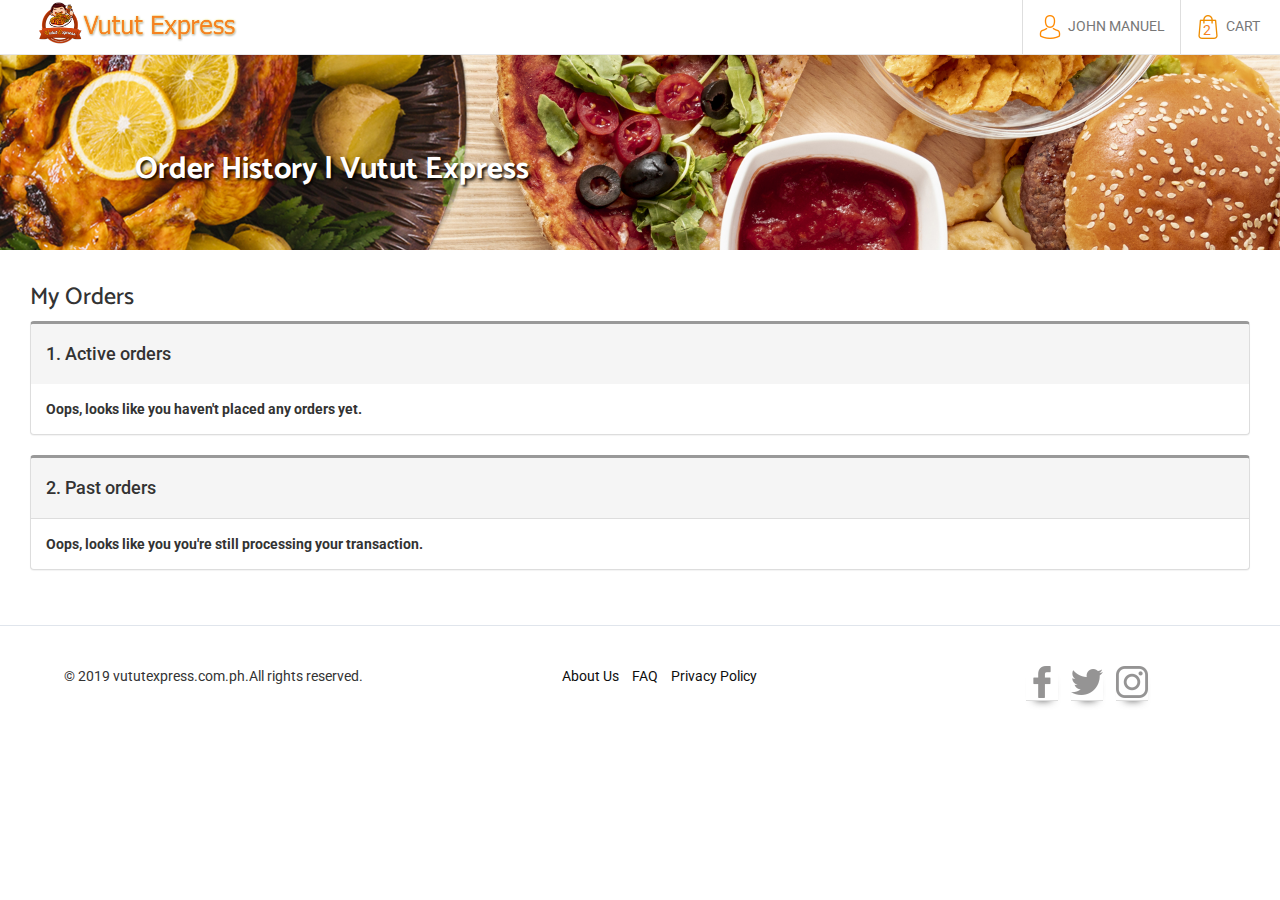
<file: my-orders.html>
<!DOCTYPE html>
<html lang="en">
<head>
    <title>Vutut Express Delivery | Frequently Asked Questions</title>
    <meta charset="UTF-8">
    <meta name="viewport" content="width=device-width, initial-scale=1.0">    
    <link rel="stylesheet" href="assets/css/bootstrap.min.css"> 
    <link href="https://fonts.googleapis.com/css?family=Roboto&display=swap" rel="stylesheet"> 
    <link href="https://fonts.googleapis.com/css?family=Catamaran&display=swap" rel="stylesheet"> 
    <link rel="stylesheet" href="assets/css/main.css">
    <link rel="shortcut icon" href="assets/images/main_images/favicon.png" type="image/x-icon">
    <link rel="icon" href="assets/images/main_images/favicon.png" type="image/x-icon">
</head>
<body>
<!--start header-->
    <nav class="navbar navbar-default navbar-fixed-top">
        <div class="navbar-holder">
            <!-- Brand and toggle get grouped for better mobile display -->
            <div class="navbar-header page-scroll">
                <button type="button" class="navbar-toggle" data-toggle="collapse" data-target="#bs-example-navbar-collapse-1">
                    <span class="sr-only">Toggle navigation</span>
                    <span class="icon-bar"></span>
                    <span class="icon-bar"></span>
                    <span class="icon-bar"></span>
                </button>
                <a class="navbar-brand" href="index-login.html"><img class="logo-img" src="assets/images/main_images/logo-vutut.png"></a>
            </div>
            <!-- Collect the nav links, forms, and other content for toggling -->
            <div class="collapse navbar-collapse" id="bs-example-navbar-collapse-1">
                <ul class="nav navbar-nav navbar-right">
                    <li class="hidden">
                        <a href="#page-top"></a>
                    </li>
                    <li class="border-show">
                        <a class="dropdown-toggle" data-toggle="dropdown" href="#"><img src="assets/images/main_images/avatar.png"/>&nbsp;&nbsp;<span></span>JOHN MANUEL</a>
                        <ul class="dropdown-menu">
                            <li><a href="my-orders.html">My Orders</a></li>
                            <li><a href="my-profile.html">Profile</a></li>
                            <li><a href="my-vouchers.html">Vouchers</a></li>
                            <li><a href="index.html">Logout</a></li>
                        </ul>
                    </li>
                    <li class="border-show">
                        <span class="cart-current-item-number">2</span><a href="checkout.html"><img src="assets/images/main_images/shopping-bag.png"/>&nbsp;&nbsp;CART</a>
                </ul>
            </div>
            <!-- /.navbar-collapse -->
        </div>
        <!-- /.container-fluid -->
    </nav>  
    <!-- start curtain -->
    <header id="page-top" class="about-us" style="background-image: url(assets/images/main_images/header-image.jpg);background-size: cover;background-position: center;">
        <div class="container box-holder">
            <div class="col-md-12">
                <span class="span-special-text title-concept fat-title">Order History | Vutut Express</br/></span>

                
            </div> 
        </div>
    </header>     
    <!-- /.end curtain -->
<!-- /.end header -->  
<div class="clearfix"></div>
<div class="col-md-12 special-text">
    <h3>My Orders</h3>
    <div class="panel-group">
        <div class="panel panel-default">
            <div class="panel-heading"><h4>1. Active orders</h4></div>
                <div class="panel-body">
                    <strong>Oops, looks like you haven't placed any orders yet.</strong>
                </div>
            </div>
        </div>
        <div class="panel panel-default">
            <div class="panel-heading"><h4>2. Past orders</h4></div>
                <div class="panel-body">
                    <strong>Oops, looks like you you're still processing your transaction.</strong>
                </div>
            </div>
        </div>
    </div>
</div>
<div class="clearfix"></div>
<!-- start footer -->
    <hr>
    <footer class="container content-wrapper">
        <div class="upper-part row">
            <div class="col-md-4 copyright-text">
                &copy; 2019 vututexpress.com.ph.All rights reserved.
            </div>
            <div class="special-links col-md-4">
                <ul>
                    <li><a href="about-us.html">About Us</a></li>
                    <li><a href="frequently-ask.html">FAQ</a></li>
                    <li><a href="privacy-policy.html">Privacy Policy</a></li>                    
                </ul>
            </div>
            <div class="social-media-icons col-md-4">
                <ul>
                    <li><span class="facebook-icon footer-icon"></span></li>
                    <li><span class="twitter-icon footer-icon"></span></li>
                    <li><span class="instagram-icon footer-icon"></span></li>
                </ul>
            </div>
        </div>
        <div class="clearfix"></div>
        <div class="upper-part row">
            <div class="col-md-8">
                
            </div>
            <div class="col-md-4">
            </div>
        </div>
    </footer>
<!-- ./end footer -->
<!-- start of modal -->
<div id="myModal" class="modal fade">
    <div class="modal-dialog modal-login">
        <div class="modal-content">
            <form action="index-login.html" method="post">
                <div class="modal-header">				
                    <h4 class="modal-title">Login</h4>
                    <button type="button" class="close" data-dismiss="modal" aria-hidden="true">&times;</button>
                </div>
                <div class="modal-body">				
                    <div class="form-group">
                        <label>Email</label>
                        <input type="email" class="form-control" required="required">
                    </div>
                    <div class="form-group">
                        <div class="clearfix">
                            <label>Password</label>
                            <a href="#myModalForgot" data-toggle="modal" class="pull-right text-muted"><small>Forgot?</small></a>
                        </div>
                        
                        <input type="password" class="form-control" required="required">
                    </div>
                </div>
                <div class="modal-footer">
                    <a href="#myModalRegister" data-toggle="modal" class="login-signup-text pull-left"> Don't have an account? Sign Up</a>
                    <input type="submit" class="btn btn-warning pull-right" value="Login">
                </div>
            </form>
        </div>
    </div>
</div> 
<!-- ./end of modal -->
<!-- start of modal -->
<div id="myModalForgot" class="modal fade">
    <div class="modal-dialog modal-login">
        <div class="modal-content">
            <form action="" method="post">
                <div class="modal-header">				
                    <h4 class="modal-title">Forgot Password</h4>
                    <button type="button" class="close" data-dismiss="modal" aria-hidden="true">&times;</button>
                </div>
                <div class="modal-body">				
                    <div class="form-group">
                        <label>Email</label>
                        <input type="email" class="form-control" required="required">
                    </div>
                </div>
                <div class="modal-footer">
                    <input type="submit" class="btn btn-warning pull-right" value="Send Password Reset Link">
                </div>
            </form>
        </div>
    </div>
</div> 
<!-- ./end of modal -->
<!-- start of modal -->
<div id="myModalRegister" class="modal fade">
    <div class="modal-dialog modal-login">
        <div class="modal-content">
            <form action="" method="post">
                <div class="modal-header">				
                    <h4 class="modal-title">Register</h4>
                    <button type="button" class="close" data-dismiss="modal" aria-hidden="true">&times;</button>
                </div>
                <div class="modal-body">				
                    <div class="form-group">
                        <label>First Name</label>
                        <input type="text" class="form-control" required="required">
                    </div>
                    <div class="form-group">
                        <label>Last Name</label>
                        <input type="text" class="form-control" required="required">
                    </div>
                    <div class="form-group">
                        <label>Email Name</label>
                        <input type="email" class="form-control" required="required">
                    </div>
                    <div class="form-group">
                        <label>Mobile Number</label>
                        <input type="text" class="form-control" required="required">
                    </div>
                    <div class="form-group">
                        <label>Password</label>
                        <input type="password" class="form-control" required="required">
                    </div>
                </div>
                <div class="modal-footer">
                    <a href="#myModalRegister" data-toggle="modal" class="login-signup-text pull-left"> Login now?</a>
                    <input type="submit" class="btn btn-warning pull-right" value="Login">
                </div>
            </form>
        </div>
    </div>
</div> 
<!-- ./end of modal -->
</body>
<script src="assets/js/jquery-1.11.1.min.js"></script>
<script src="assets/js/bootstrap.min.js"></script>
<!-- start of custom js script -->
<script>
    $(document).ready(function(){
        $("#addRestoButton").click(function(){
            $(".append-restos").append("<div class='row margin-bottom20 margin-top30'><div class='col-md-3 col-sm-6'><div class='product-grid'><div class='product-image'><a href='#'><img class='pic-1' src='assets/images/main_restaurants/pancit-batil-patong.jpg'><img class='pic-2' src='assets/images/main_restaurants/pancit-batil-patong.jpg'></a><span class='product-trend-label'>NEW</span></div><div class='product-content'><h3 class='title'><a href='#'>Totoy's Batil Patong</a></h3><div class='price'>pansit batil patong,filipino</div></div></div></div><div class='col-md-3 col-sm-6'><div class='product-grid'><div class='product-image'><a href='#'><img class='pic-1' src='assets/images/main_restaurants/pancit-batil-patong.jpg'><img class='pic-2' src='assets/images/main_restaurants/pancit-batil-patong.jpg'></a><span class='product-trend-label'>NEW</span></div><div class='product-content'><h3 class='title'><a href='#'>Totoy's Batil Patong</a></h3><div class='price'>pansit batil patong,filipino</div></div></div></div><div class='col-md-3 col-sm-6'><div class='product-grid'><div class='product-image'><a href='#'><img class='pic-1' src='assets/images/main_restaurants/pancit-batil-patong.jpg'><img class='pic-2' src='assets/images/main_restaurants/pancit-batil-patong.jpg'></a><span class='product-trend-label'>NEW</span></div><div class='product-content'><h3 class='title'><a href='#'>Totoy's Batil Patong</a></h3><div class='price'>pansit batil patong,filipino</div></div></div></div><div class='col-md-3 col-sm-6'><div class='product-grid'><div class='product-image'><a href='#'><img class='pic-1' src='assets/images/main_restaurants/pancit-batil-patong.jpg'><img class='pic-2' src='assets/images/main_restaurants/pancit-batil-patong.jpg'></a><span class='product-trend-label'>NEW</span></div><div class='product-content'><h3 class='title'><a href='#'>Totoy's Batil Patong</a></h3><div class='price'>pansit batil patong,filipino</div></div></div></div></div><div class='row margin-bottom20 margin-top30'><div class='col-md-3 col-sm-6'><div class='product-grid'><div class='product-image'><a href='#'><img class='pic-1' src='assets/images/main_restaurants/pancit-batil-patong.jpg'><img class='pic-2' src='assets/images/main_restaurants/pancit-batil-patong.jpg'></a><span class='product-trend-label'>NEW</span></div><div class='product-content'><h3 class='title'><a href='#'>Totoy's Batil Patong</a></h3><div class='price'>pansit batil patong,filipino</div></div></div></div><div class='col-md-3 col-sm-6'><div class='product-grid'><div class='product-image'><a href='#'><img class='pic-1' src='assets/images/main_restaurants/pancit-batil-patong.jpg'><img class='pic-2' src='assets/images/main_restaurants/pancit-batil-patong.jpg'></a><span class='product-trend-label'>NEW</span></div><div class='product-content'><h3 class='title'><a href='#'>Totoy's Batil Patong</a></h3><div class='price'>pansit batil patong,filipino</div></div></div></div><div class='col-md-3 col-sm-6'><div class='product-grid'><div class='product-image'><a href='#'><img class='pic-1' src='assets/images/main_restaurants/pancit-batil-patong.jpg'><img class='pic-2' src='assets/images/main_restaurants/pancit-batil-patong.jpg'></a><span class='product-trend-label'>NEW</span></div><div class='product-content'><h3 class='title'><a href='#'>Totoy's Batil Patong</a></h3><div class='price'>pansit batil patong,filipino</div></div></div></div><div class='col-md-3 col-sm-6'><div class='product-grid'><div class='product-image'><a href='#'><img class='pic-1' src='assets/images/main_restaurants/pancit-batil-patong.jpg'><img class='pic-2' src='assets/images/main_restaurants/pancit-batil-patong.jpg'></a><span class='product-trend-label'>NEW</span></div><div class='product-content'><h3 class='title'><a href='#'>Totoy's Batil Patong</a></h3><div class='price'>pansit batil patong,filipino</div></div></div></div></div>");
        });
        $(".facebook-icon").click(function(){
            document.location.href = "facebook.html";
        });        
        $(".twitter-icon").click(function(){
            document.location.href = "twitter.html";
        });        
        $(".instagram-icon").click(function(){
            document.location.href = "instagram.html";
        });  
    });
</script>
<!-- ./end custom js script -->
</html>
</file>
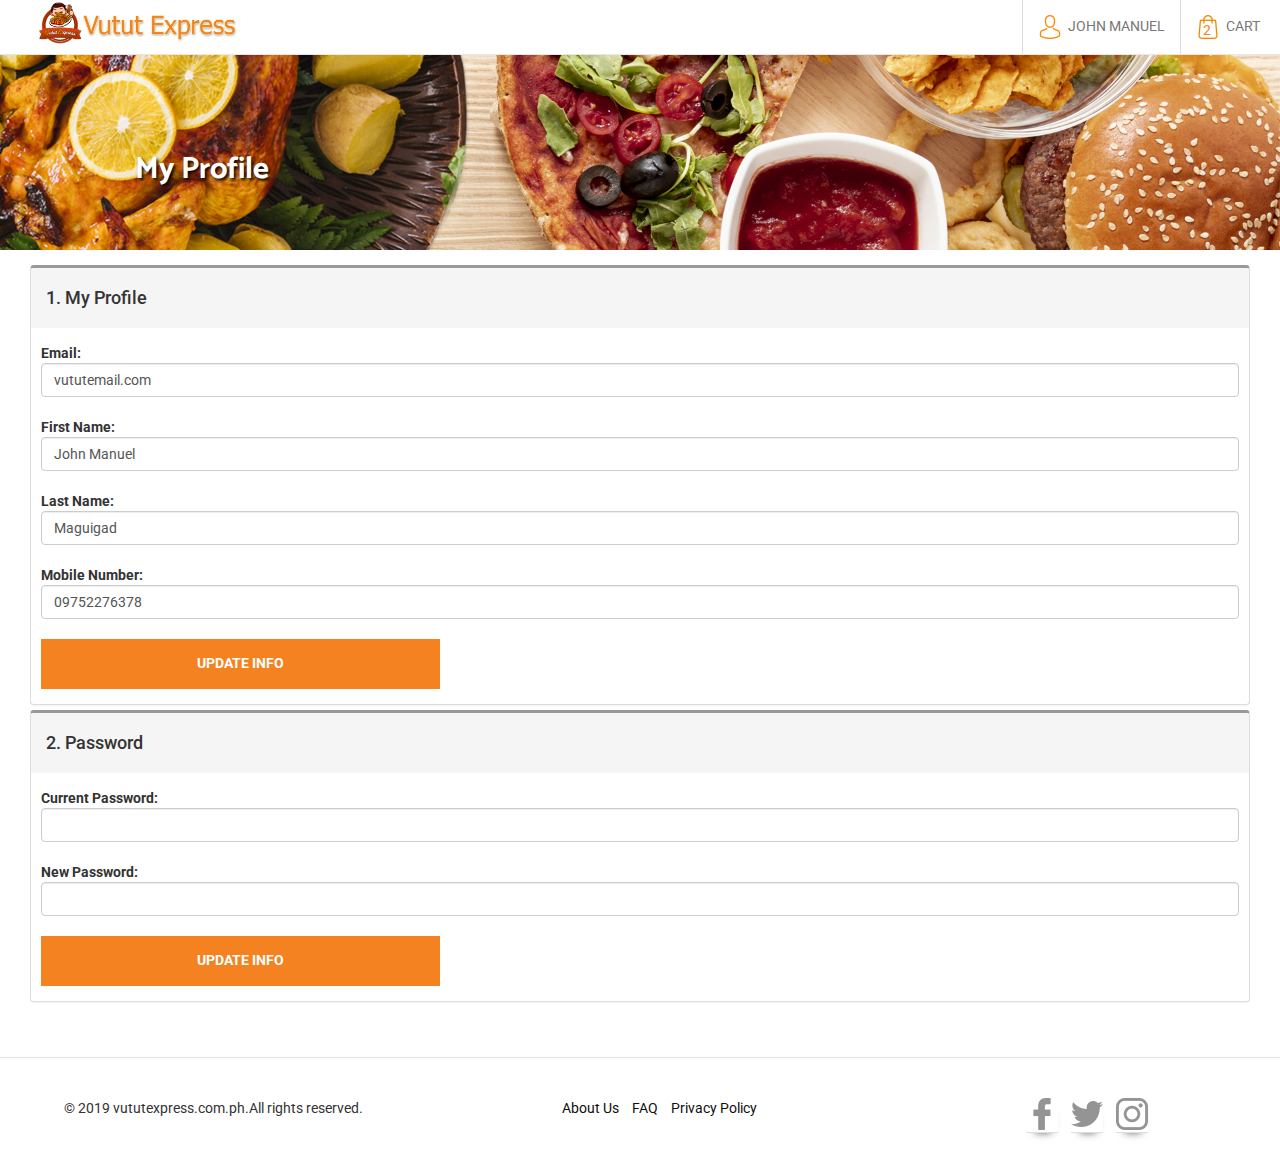
<file: my-profile.html>
<!DOCTYPE html>
<html lang="en">
<head>
    <title>Vutut Express Delivery | Frequently Asked Questions</title>
    <meta charset="UTF-8">
    <meta name="viewport" content="width=device-width, initial-scale=1.0">    
    <link rel="stylesheet" href="assets/css/bootstrap.min.css"> 
    <link href="https://fonts.googleapis.com/css?family=Roboto&display=swap" rel="stylesheet"> 
    <link href="https://fonts.googleapis.com/css?family=Catamaran&display=swap" rel="stylesheet"> 
    <link rel="stylesheet" href="assets/css/main.css">
    <link rel="shortcut icon" href="assets/images/main_images/favicon.png" type="image/x-icon">
    <link rel="icon" href="assets/images/main_images/favicon.png" type="image/x-icon">
</head>
<body>
<!--start header-->
    <nav class="navbar navbar-default navbar-fixed-top">
        <div class="navbar-holder">
            <!-- Brand and toggle get grouped for better mobile display -->
            <div class="navbar-header page-scroll">
                <button type="button" class="navbar-toggle" data-toggle="collapse" data-target="#bs-example-navbar-collapse-1">
                    <span class="sr-only">Toggle navigation</span>
                    <span class="icon-bar"></span>
                    <span class="icon-bar"></span>
                    <span class="icon-bar"></span>
                </button>
                <a class="navbar-brand" href="index-login.html"><img class="logo-img" src="assets/images/main_images/logo-vutut.png"></a>
            </div>
            <!-- Collect the nav links, forms, and other content for toggling -->
            <div class="collapse navbar-collapse" id="bs-example-navbar-collapse-1">
                <ul class="nav navbar-nav navbar-right">
                    <li class="hidden">
                        <a href="#page-top"></a>
                    </li>
                    <li class="border-show">
                        <a class="dropdown-toggle" data-toggle="dropdown" href="#"><img src="assets/images/main_images/avatar.png"/>&nbsp;&nbsp;<span></span>JOHN MANUEL</a>
                        <ul class="dropdown-menu">
                            <li><a href="my-orders.html">My Orders</a></li>
                            <li><a href="my-profile.html">Profile</a></li>
                            <li><a href="my-vouchers.html">Vouchers</a></li>
                            <li><a href="index.html">Logout</a></li>
                        </ul>
                    </li>
                    <li class="border-show">
                        <span class="cart-current-item-number">2</span><a href="checkout.html"><img src="assets/images/main_images/shopping-bag.png"/>&nbsp;&nbsp;CART</a>
                    </li>
                </ul>
            </div>
            <!-- /.navbar-collapse -->
        </div>
        <!-- /.container-fluid -->
    </nav>  
    <!-- start curtain -->
    <header id="page-top" class="about-us" style="background-image: url(assets/images/main_images/header-image.jpg);background-size: cover;background-position: center;">
        <div class="container box-holder">
            <div class="col-md-12">
                <span class="span-special-text title-concept fat-title">My Profile</br/></span>
            </div> 
        </div>
    </header>     
    <!-- /.end curtain -->
<!-- /.end header -->  
<div class="clearfix"></div>
<div class="col-md-12 special-text">
    <div class="panel-group">
        <div class="panel panel-default">
            <div class="panel-heading"><h4>1. My Profile</h4></div>
                <div class="panel-body">
                    <div class="row checkoutrow">
                        <form>
                            <b>Email:</b>
                            <input type="email" value="vututemail.com" class="form-control"/>
                            <br><b>First Name:</b>
                            <br><input value="John Manuel" class="form-control"/>
                            <br><b>Last Name:</b>
                            <input value="Maguigad" class="form-control"/>
                            <br><b>Mobile Number:</b>
                            <input value="09752276378" class="form-control"/>
                            <br><button class="buttoninfoupdate col-md-4">UPDATE INFO</button>
                        </form>
                    </div>
                </div>
            </div>
        <div class="panel panel-default">
            <div class="panel-heading"><h4>2. Password</h4></div>
                <div class="panel-body">
                    <div class="row checkoutrow">
                        <form>
                            <b>Current Password:</b>
                            <br><input type="password" class="form-control"/>
                            <br><b>New Password:</b>
                            <input type="password" class="form-control"/>
                            <br><button class="buttoninfoupdate col-md-4">UPDATE INFO</button>
                        </form>
                    </div>
                </div>
            </div>
        </div>
</div>
<div class="clearfix"></div>
<!-- start footer -->
    <hr>
    <footer class="container content-wrapper">
        <div class="upper-part row">
            <div class="col-md-4 copyright-text">
                &copy; 2019 vututexpress.com.ph.All rights reserved.
            </div>
            <div class="special-links col-md-4">
                <ul>
                    <li><a href="about-us.html">About Us</a></li>
                    <li><a href="frequently-ask.html">FAQ</a></li>
                    <li><a href="privacy-policy.html">Privacy Policy</a></li>                    
                </ul>
            </div>
            <div class="social-media-icons col-md-4">
                <ul>
                    <li><span class="facebook-icon footer-icon"></span></li>
                    <li><span class="twitter-icon footer-icon"></span></li>
                    <li><span class="instagram-icon footer-icon"></span></li>
                </ul>
            </div>
        </div>
        <div class="clearfix"></div>
        <div class="upper-part row">
            <div class="col-md-8">
                
            </div>
            <div class="col-md-4">
            </div>
        </div>
    </footer>
<!-- ./end footer -->
<!-- start of modal -->
<div id="myModal" class="modal fade">
    <div class="modal-dialog modal-login">
        <div class="modal-content">
            <form action="index-login.html" method="post">
                <div class="modal-header">				
                    <h4 class="modal-title">Login</h4>
                    <button type="button" class="close" data-dismiss="modal" aria-hidden="true">&times;</button>
                </div>
                <div class="modal-body">				
                    <div class="form-group">
                        <label>Email</label>
                        <input type="email" class="form-control" required="required">
                    </div>
                    <div class="form-group">
                        <div class="clearfix">
                            <label>Password</label>
                            <a href="#myModalForgot" data-toggle="modal" class="pull-right text-muted"><small>Forgot?</small></a>
                        </div>
                        
                        <input type="password" class="form-control" required="required">
                    </div>
                </div>
                <div class="modal-footer">
                    <a href="#myModalRegister" data-toggle="modal" class="login-signup-text pull-left"> Don't have an account? Sign Up</a>
                    <input type="submit" class="btn btn-warning pull-right" value="Login">
                </div>
            </form>
        </div>
    </div>
</div> 
<!-- ./end of modal -->
<!-- start of modal -->
<div id="myModalForgot" class="modal fade">
    <div class="modal-dialog modal-login">
        <div class="modal-content">
            <form action="" method="post">
                <div class="modal-header">				
                    <h4 class="modal-title">Forgot Password</h4>
                    <button type="button" class="close" data-dismiss="modal" aria-hidden="true">&times;</button>
                </div>
                <div class="modal-body">				
                    <div class="form-group">
                        <label>Email</label>
                        <input type="email" class="form-control" required="required">
                    </div>
                </div>
                <div class="modal-footer">
                    <input type="submit" class="btn btn-warning pull-right" value="Send Password Reset Link">
                </div>
            </form>
        </div>
    </div>
</div> 
<!-- ./end of modal -->
<!-- start of modal -->
<div id="myModalRegister" class="modal fade">
    <div class="modal-dialog modal-login">
        <div class="modal-content">
            <form action="" method="post">
                <div class="modal-header">				
                    <h4 class="modal-title">Register</h4>
                    <button type="button" class="close" data-dismiss="modal" aria-hidden="true">&times;</button>
                </div>
                <div class="modal-body">				
                    <div class="form-group">
                        <label>First Name</label>
                        <input type="text" class="form-control" required="required">
                    </div>
                    <div class="form-group">
                        <label>Last Name</label>
                        <input type="text" class="form-control" required="required">
                    </div>
                    <div class="form-group">
                        <label>Email Name</label>
                        <input type="email" class="form-control" required="required">
                    </div>
                    <div class="form-group">
                        <label>Mobile Number</label>
                        <input type="text" class="form-control" required="required">
                    </div>
                    <div class="form-group">
                        <label>Password</label>
                        <input type="password" class="form-control" required="required">
                    </div>
                </div>
                <div class="modal-footer">
                    <a href="#myModalRegister" data-toggle="modal" class="login-signup-text pull-left"> Login now?</a>
                    <input type="submit" class="btn btn-warning pull-right" value="Login">
                </div>
            </form>
        </div>
    </div>
</div> 
<!-- ./end of modal -->
</body>
<script src="assets/js/jquery-1.11.1.min.js"></script>
<script src="assets/js/bootstrap.min.js"></script>
<!-- start of custom js script -->
<script>
    $(document).ready(function(){
        $("#addRestoButton").click(function(){
            $(".append-restos").append("<div class='row margin-bottom20 margin-top30'><div class='col-md-3 col-sm-6'><div class='product-grid'><div class='product-image'><a href='#'><img class='pic-1' src='assets/images/main_restaurants/pancit-batil-patong.jpg'><img class='pic-2' src='assets/images/main_restaurants/pancit-batil-patong.jpg'></a><span class='product-trend-label'>NEW</span></div><div class='product-content'><h3 class='title'><a href='#'>Totoy's Batil Patong</a></h3><div class='price'>pansit batil patong,filipino</div></div></div></div><div class='col-md-3 col-sm-6'><div class='product-grid'><div class='product-image'><a href='#'><img class='pic-1' src='assets/images/main_restaurants/pancit-batil-patong.jpg'><img class='pic-2' src='assets/images/main_restaurants/pancit-batil-patong.jpg'></a><span class='product-trend-label'>NEW</span></div><div class='product-content'><h3 class='title'><a href='#'>Totoy's Batil Patong</a></h3><div class='price'>pansit batil patong,filipino</div></div></div></div><div class='col-md-3 col-sm-6'><div class='product-grid'><div class='product-image'><a href='#'><img class='pic-1' src='assets/images/main_restaurants/pancit-batil-patong.jpg'><img class='pic-2' src='assets/images/main_restaurants/pancit-batil-patong.jpg'></a><span class='product-trend-label'>NEW</span></div><div class='product-content'><h3 class='title'><a href='#'>Totoy's Batil Patong</a></h3><div class='price'>pansit batil patong,filipino</div></div></div></div><div class='col-md-3 col-sm-6'><div class='product-grid'><div class='product-image'><a href='#'><img class='pic-1' src='assets/images/main_restaurants/pancit-batil-patong.jpg'><img class='pic-2' src='assets/images/main_restaurants/pancit-batil-patong.jpg'></a><span class='product-trend-label'>NEW</span></div><div class='product-content'><h3 class='title'><a href='#'>Totoy's Batil Patong</a></h3><div class='price'>pansit batil patong,filipino</div></div></div></div></div><div class='row margin-bottom20 margin-top30'><div class='col-md-3 col-sm-6'><div class='product-grid'><div class='product-image'><a href='#'><img class='pic-1' src='assets/images/main_restaurants/pancit-batil-patong.jpg'><img class='pic-2' src='assets/images/main_restaurants/pancit-batil-patong.jpg'></a><span class='product-trend-label'>NEW</span></div><div class='product-content'><h3 class='title'><a href='#'>Totoy's Batil Patong</a></h3><div class='price'>pansit batil patong,filipino</div></div></div></div><div class='col-md-3 col-sm-6'><div class='product-grid'><div class='product-image'><a href='#'><img class='pic-1' src='assets/images/main_restaurants/pancit-batil-patong.jpg'><img class='pic-2' src='assets/images/main_restaurants/pancit-batil-patong.jpg'></a><span class='product-trend-label'>NEW</span></div><div class='product-content'><h3 class='title'><a href='#'>Totoy's Batil Patong</a></h3><div class='price'>pansit batil patong,filipino</div></div></div></div><div class='col-md-3 col-sm-6'><div class='product-grid'><div class='product-image'><a href='#'><img class='pic-1' src='assets/images/main_restaurants/pancit-batil-patong.jpg'><img class='pic-2' src='assets/images/main_restaurants/pancit-batil-patong.jpg'></a><span class='product-trend-label'>NEW</span></div><div class='product-content'><h3 class='title'><a href='#'>Totoy's Batil Patong</a></h3><div class='price'>pansit batil patong,filipino</div></div></div></div><div class='col-md-3 col-sm-6'><div class='product-grid'><div class='product-image'><a href='#'><img class='pic-1' src='assets/images/main_restaurants/pancit-batil-patong.jpg'><img class='pic-2' src='assets/images/main_restaurants/pancit-batil-patong.jpg'></a><span class='product-trend-label'>NEW</span></div><div class='product-content'><h3 class='title'><a href='#'>Totoy's Batil Patong</a></h3><div class='price'>pansit batil patong,filipino</div></div></div></div></div>");
        });
        $(".facebook-icon").click(function(){
            document.location.href = "facebook.html";
        });        
        $(".twitter-icon").click(function(){
            document.location.href = "twitter.html";
        });        
        $(".instagram-icon").click(function(){
            document.location.href = "instagram.html";
        });  
    });
</script>
<!-- ./end custom js script -->
</html>
</file>
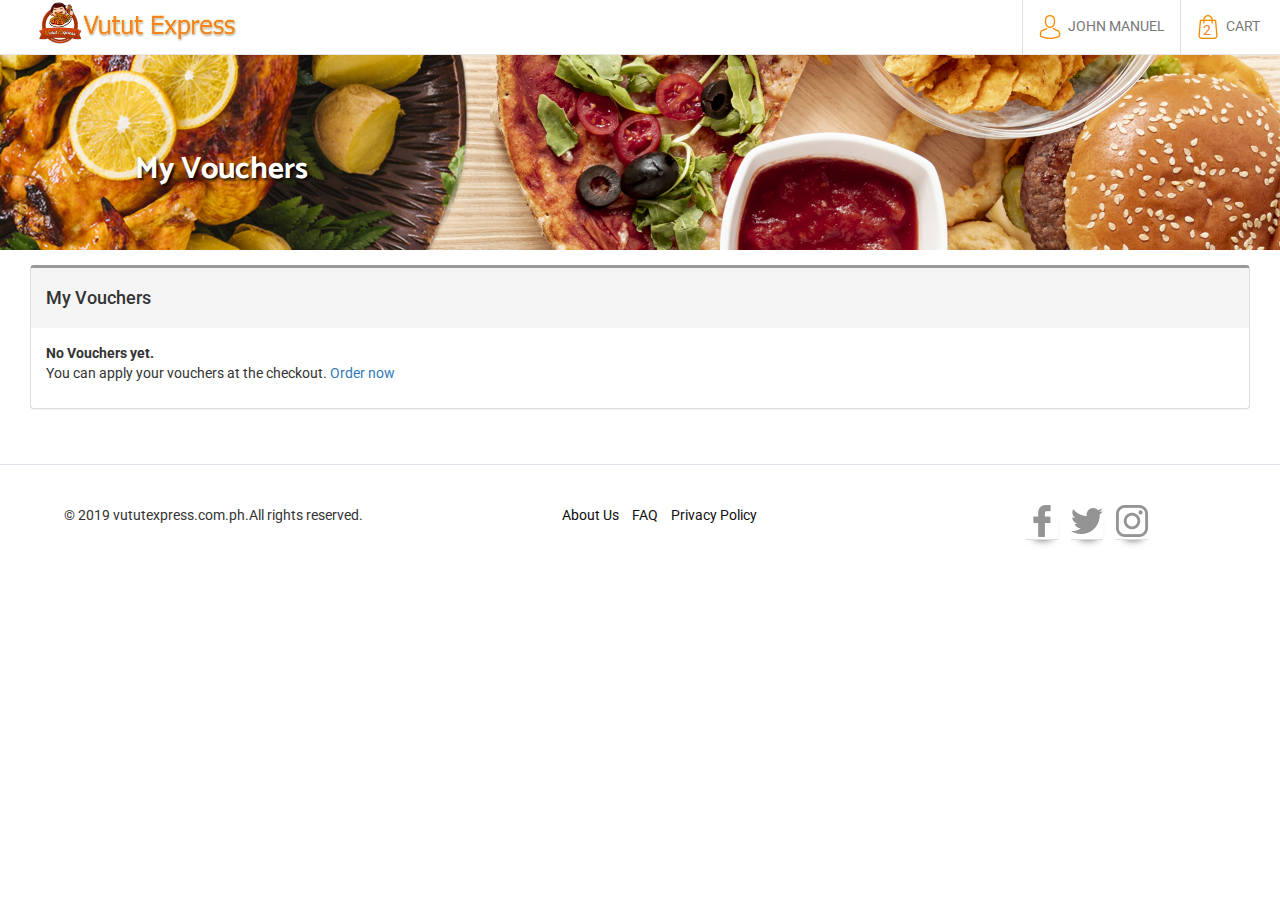
<file: my-vouchers.html>
<!DOCTYPE html>
<html lang="en">
<head>
    <title>Vutut Express Delivery | Frequently Asked Questions</title>
    <meta charset="UTF-8">
    <meta name="viewport" content="width=device-width, initial-scale=1.0">    
    <link rel="stylesheet" href="assets/css/bootstrap.min.css"> 
    <link href="https://fonts.googleapis.com/css?family=Roboto&display=swap" rel="stylesheet"> 
    <link href="https://fonts.googleapis.com/css?family=Catamaran&display=swap" rel="stylesheet"> 
    <link rel="stylesheet" href="assets/css/main.css">
    <link rel="shortcut icon" href="assets/images/main_images/favicon.png" type="image/x-icon">
    <link rel="icon" href="assets/images/main_images/favicon.png" type="image/x-icon">
</head>
<body>
<!--start header-->
    <nav class="navbar navbar-default navbar-fixed-top">
        <div class="navbar-holder">
            <!-- Brand and toggle get grouped for better mobile display -->
            <div class="navbar-header page-scroll">
                <button type="button" class="navbar-toggle" data-toggle="collapse" data-target="#bs-example-navbar-collapse-1">
                    <span class="sr-only">Toggle navigation</span>
                    <span class="icon-bar"></span>
                    <span class="icon-bar"></span>
                    <span class="icon-bar"></span>
                </button>
                <a class="navbar-brand" href="index-login.html"><img class="logo-img" src="assets/images/main_images/logo-vutut.png"></a>
            </div>
            <!-- Collect the nav links, forms, and other content for toggling -->
            <div class="collapse navbar-collapse" id="bs-example-navbar-collapse-1">
                <ul class="nav navbar-nav navbar-right">
                    <li class="hidden">
                        <a href="#page-top"></a>
                    </li>
                    <li class="border-show">
                        <a class="dropdown-toggle" data-toggle="dropdown" href="#"><img src="assets/images/main_images/avatar.png"/>&nbsp;&nbsp;<span></span>JOHN MANUEL</a>
                        <ul class="dropdown-menu">
                            <li><a href="my-orders.html">My Orders</a></li>
                            <li><a href="my-profile.html">Profile</a></li>
                            <li><a href="my-vouchers.html">Vouchers</a></li>
                            <li><a href="index.html">Logout</a></li>
                        </ul>
                    </li>
                    <li class="border-show">
                        <span class="cart-current-item-number">2</span><a href="checkout.html"><img src="assets/images/main_images/shopping-bag.png"/>&nbsp;&nbsp;CART</a>
                    </li>
                </ul>
            </div>
            <!-- /.navbar-collapse -->
        </div>
        <!-- /.container-fluid -->
    </nav>  
    <!-- start curtain -->
    <header id="page-top" class="about-us" style="background-image: url(assets/images/main_images/header-image.jpg);background-size: cover;background-position: center;">
        <div class="container box-holder">
            <div class="col-md-12">
                <span class="span-special-text title-concept fat-title">My Vouchers</br/></span>
            </div> 
        </div>
    </header>     
    <!-- /.end curtain -->
<!-- /.end header -->  
<div class="clearfix"></div>
<div class="col-md-12 special-text">
    <div class="panel-group">
        <div class="panel panel-default">
            <div class="panel-heading"><h4>My Vouchers</h4></div>
                <div class="panel-body">
                    <strong>No Vouchers yet.</strong><br>
                    <p>You can apply your vouchers at the checkout. <a href="restaurants-login.html">Order now</a></p>
                </div>
            </div>
        </div>
</div>
<div class="clearfix"></div>
<!-- start footer -->
    <hr>
    <footer class="container content-wrapper">
        <div class="upper-part row">
            <div class="col-md-4 copyright-text">
                &copy; 2019 vututexpress.com.ph.All rights reserved.
            </div>
            <div class="special-links col-md-4">
                <ul>
                    <li><a href="about-us.html">About Us</a></li>
                    <li><a href="frequently-ask.html">FAQ</a></li>
                    <li><a href="privacy-policy.html">Privacy Policy</a></li>                    
                </ul>
            </div>
            <div class="social-media-icons col-md-4">
                <ul>
                    <li><span class="facebook-icon footer-icon"></span></li>
                    <li><span class="twitter-icon footer-icon"></span></li>
                    <li><span class="instagram-icon footer-icon"></span></li>
                </ul>
            </div>
        </div>
        <div class="clearfix"></div>
        <div class="upper-part row">
            <div class="col-md-8">
                
            </div>
            <div class="col-md-4">
            </div>
        </div>
    </footer>
<!-- ./end footer -->
<!-- start of modal -->
<div id="myModal" class="modal fade">
    <div class="modal-dialog modal-login">
        <div class="modal-content">
            <form action="index-login.html" method="post">
                <div class="modal-header">				
                    <h4 class="modal-title">Login</h4>
                    <button type="button" class="close" data-dismiss="modal" aria-hidden="true">&times;</button>
                </div>
                <div class="modal-body">				
                    <div class="form-group">
                        <label>Email</label>
                        <input type="email" class="form-control" required="required">
                    </div>
                    <div class="form-group">
                        <div class="clearfix">
                            <label>Password</label>
                            <a href="#myModalForgot" data-toggle="modal" class="pull-right text-muted"><small>Forgot?</small></a>
                        </div>
                        
                        <input type="password" class="form-control" required="required">
                    </div>
                </div>
                <div class="modal-footer">
                    <a href="#myModalRegister" data-toggle="modal" class="login-signup-text pull-left"> Don't have an account? Sign Up</a>
                    <input type="submit" class="btn btn-warning pull-right" value="Login">
                </div>
            </form>
        </div>
    </div>
</div> 
<!-- ./end of modal -->
<!-- start of modal -->
<div id="myModalForgot" class="modal fade">
    <div class="modal-dialog modal-login">
        <div class="modal-content">
            <form action="" method="post">
                <div class="modal-header">				
                    <h4 class="modal-title">Forgot Password</h4>
                    <button type="button" class="close" data-dismiss="modal" aria-hidden="true">&times;</button>
                </div>
                <div class="modal-body">				
                    <div class="form-group">
                        <label>Email</label>
                        <input type="email" class="form-control" required="required">
                    </div>
                </div>
                <div class="modal-footer">
                    <input type="submit" class="btn btn-warning pull-right" value="Send Password Reset Link">
                </div>
            </form>
        </div>
    </div>
</div> 
<!-- ./end of modal -->
<!-- start of modal -->
<div id="myModalRegister" class="modal fade">
    <div class="modal-dialog modal-login">
        <div class="modal-content">
            <form action="" method="post">
                <div class="modal-header">				
                    <h4 class="modal-title">Register</h4>
                    <button type="button" class="close" data-dismiss="modal" aria-hidden="true">&times;</button>
                </div>
                <div class="modal-body">				
                    <div class="form-group">
                        <label>First Name</label>
                        <input type="text" class="form-control" required="required">
                    </div>
                    <div class="form-group">
                        <label>Last Name</label>
                        <input type="text" class="form-control" required="required">
                    </div>
                    <div class="form-group">
                        <label>Email Name</label>
                        <input type="email" class="form-control" required="required">
                    </div>
                    <div class="form-group">
                        <label>Mobile Number</label>
                        <input type="text" class="form-control" required="required">
                    </div>
                    <div class="form-group">
                        <label>Password</label>
                        <input type="password" class="form-control" required="required">
                    </div>
                </div>
                <div class="modal-footer">
                    <a href="#myModalRegister" data-toggle="modal" class="login-signup-text pull-left"> Login now?</a>
                    <input type="submit" class="btn btn-warning pull-right" value="Login">
                </div>
            </form>
        </div>
    </div>
</div> 
<!-- ./end of modal -->
</body>
<script src="assets/js/jquery-1.11.1.min.js"></script>
<script src="assets/js/bootstrap.min.js"></script>
<!-- start of custom js script -->
<script>
    $(document).ready(function(){
        $("#addRestoButton").click(function(){
            $(".append-restos").append("<div class='row margin-bottom20 margin-top30'><div class='col-md-3 col-sm-6'><div class='product-grid'><div class='product-image'><a href='#'><img class='pic-1' src='assets/images/main_restaurants/pancit-batil-patong.jpg'><img class='pic-2' src='assets/images/main_restaurants/pancit-batil-patong.jpg'></a><span class='product-trend-label'>NEW</span></div><div class='product-content'><h3 class='title'><a href='#'>Totoy's Batil Patong</a></h3><div class='price'>pansit batil patong,filipino</div></div></div></div><div class='col-md-3 col-sm-6'><div class='product-grid'><div class='product-image'><a href='#'><img class='pic-1' src='assets/images/main_restaurants/pancit-batil-patong.jpg'><img class='pic-2' src='assets/images/main_restaurants/pancit-batil-patong.jpg'></a><span class='product-trend-label'>NEW</span></div><div class='product-content'><h3 class='title'><a href='#'>Totoy's Batil Patong</a></h3><div class='price'>pansit batil patong,filipino</div></div></div></div><div class='col-md-3 col-sm-6'><div class='product-grid'><div class='product-image'><a href='#'><img class='pic-1' src='assets/images/main_restaurants/pancit-batil-patong.jpg'><img class='pic-2' src='assets/images/main_restaurants/pancit-batil-patong.jpg'></a><span class='product-trend-label'>NEW</span></div><div class='product-content'><h3 class='title'><a href='#'>Totoy's Batil Patong</a></h3><div class='price'>pansit batil patong,filipino</div></div></div></div><div class='col-md-3 col-sm-6'><div class='product-grid'><div class='product-image'><a href='#'><img class='pic-1' src='assets/images/main_restaurants/pancit-batil-patong.jpg'><img class='pic-2' src='assets/images/main_restaurants/pancit-batil-patong.jpg'></a><span class='product-trend-label'>NEW</span></div><div class='product-content'><h3 class='title'><a href='#'>Totoy's Batil Patong</a></h3><div class='price'>pansit batil patong,filipino</div></div></div></div></div><div class='row margin-bottom20 margin-top30'><div class='col-md-3 col-sm-6'><div class='product-grid'><div class='product-image'><a href='#'><img class='pic-1' src='assets/images/main_restaurants/pancit-batil-patong.jpg'><img class='pic-2' src='assets/images/main_restaurants/pancit-batil-patong.jpg'></a><span class='product-trend-label'>NEW</span></div><div class='product-content'><h3 class='title'><a href='#'>Totoy's Batil Patong</a></h3><div class='price'>pansit batil patong,filipino</div></div></div></div><div class='col-md-3 col-sm-6'><div class='product-grid'><div class='product-image'><a href='#'><img class='pic-1' src='assets/images/main_restaurants/pancit-batil-patong.jpg'><img class='pic-2' src='assets/images/main_restaurants/pancit-batil-patong.jpg'></a><span class='product-trend-label'>NEW</span></div><div class='product-content'><h3 class='title'><a href='#'>Totoy's Batil Patong</a></h3><div class='price'>pansit batil patong,filipino</div></div></div></div><div class='col-md-3 col-sm-6'><div class='product-grid'><div class='product-image'><a href='#'><img class='pic-1' src='assets/images/main_restaurants/pancit-batil-patong.jpg'><img class='pic-2' src='assets/images/main_restaurants/pancit-batil-patong.jpg'></a><span class='product-trend-label'>NEW</span></div><div class='product-content'><h3 class='title'><a href='#'>Totoy's Batil Patong</a></h3><div class='price'>pansit batil patong,filipino</div></div></div></div><div class='col-md-3 col-sm-6'><div class='product-grid'><div class='product-image'><a href='#'><img class='pic-1' src='assets/images/main_restaurants/pancit-batil-patong.jpg'><img class='pic-2' src='assets/images/main_restaurants/pancit-batil-patong.jpg'></a><span class='product-trend-label'>NEW</span></div><div class='product-content'><h3 class='title'><a href='#'>Totoy's Batil Patong</a></h3><div class='price'>pansit batil patong,filipino</div></div></div></div></div>");
        });
        $(".facebook-icon").click(function(){
            document.location.href = "facebook.html";
        });        
        $(".twitter-icon").click(function(){
            document.location.href = "twitter.html";
        });        
        $(".instagram-icon").click(function(){
            document.location.href = "instagram.html";
        });  
    });
</script>
<!-- ./end custom js script -->
</html>
</file>
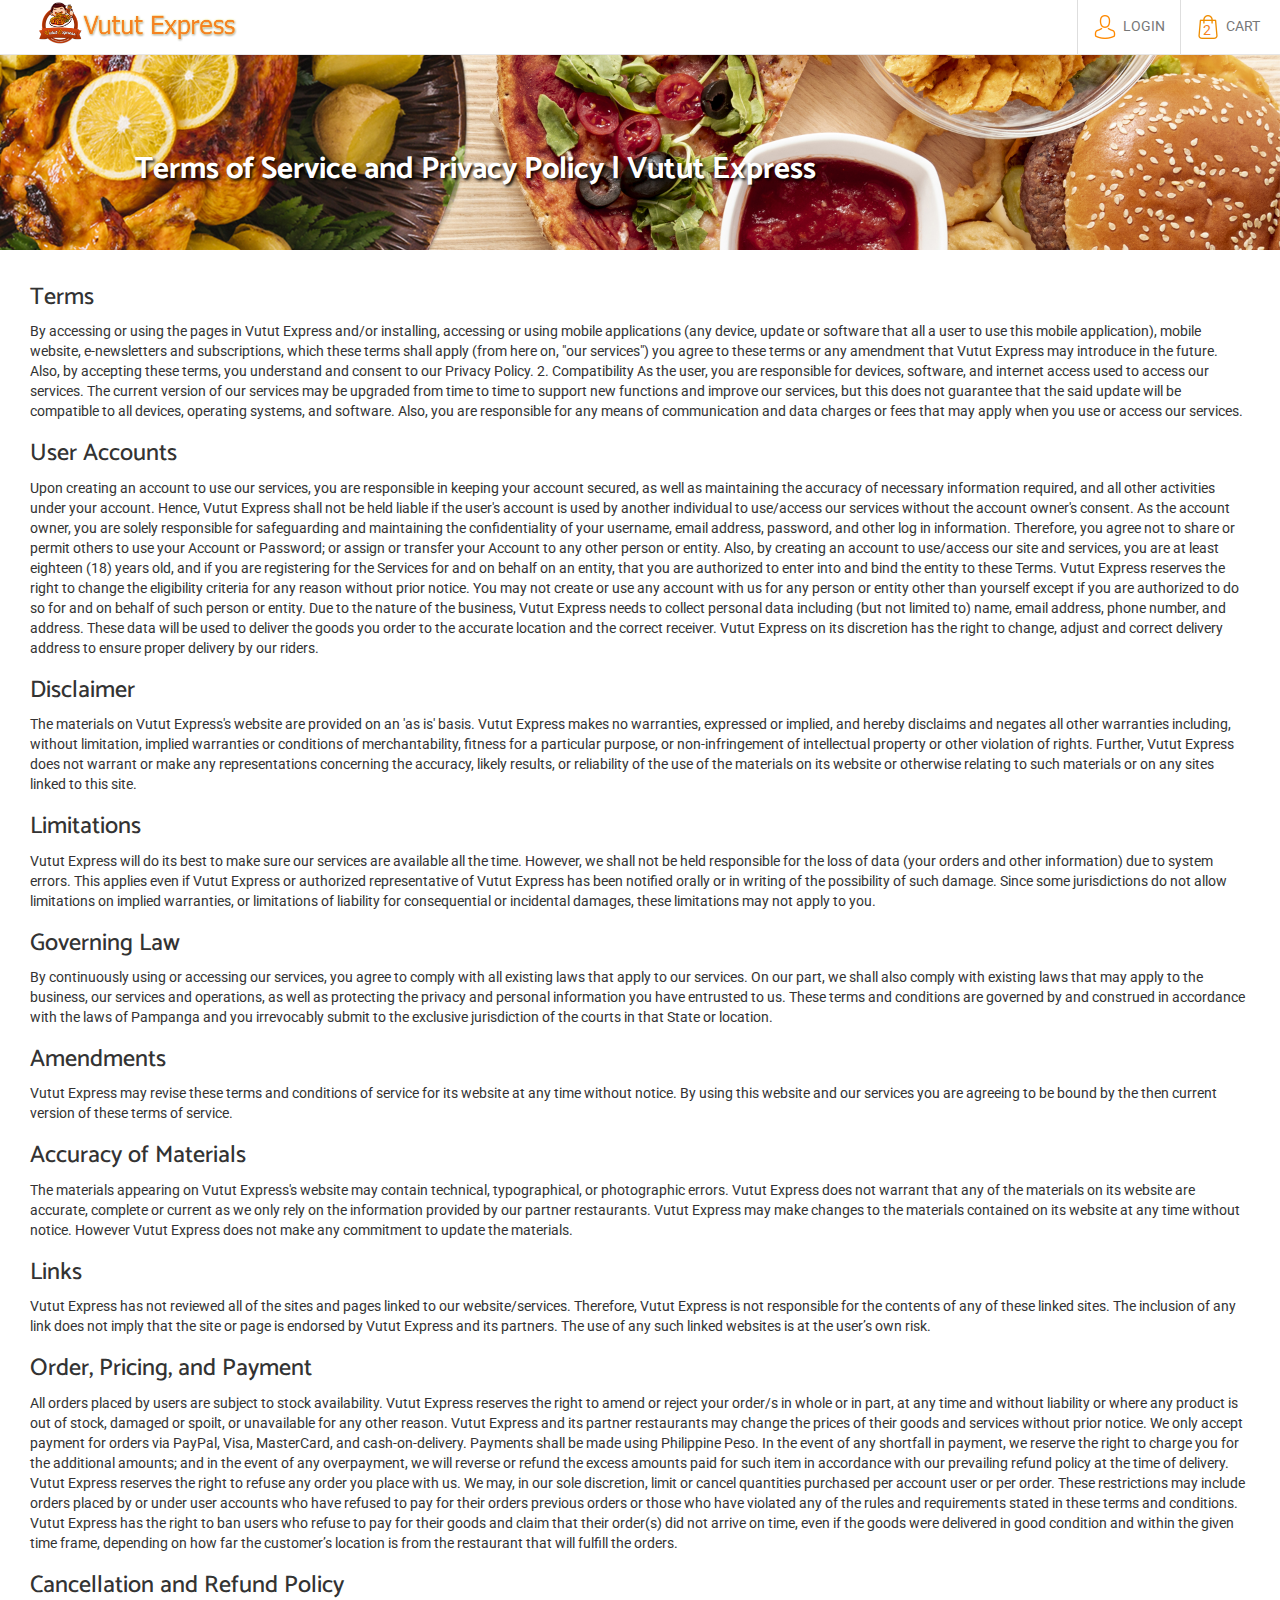
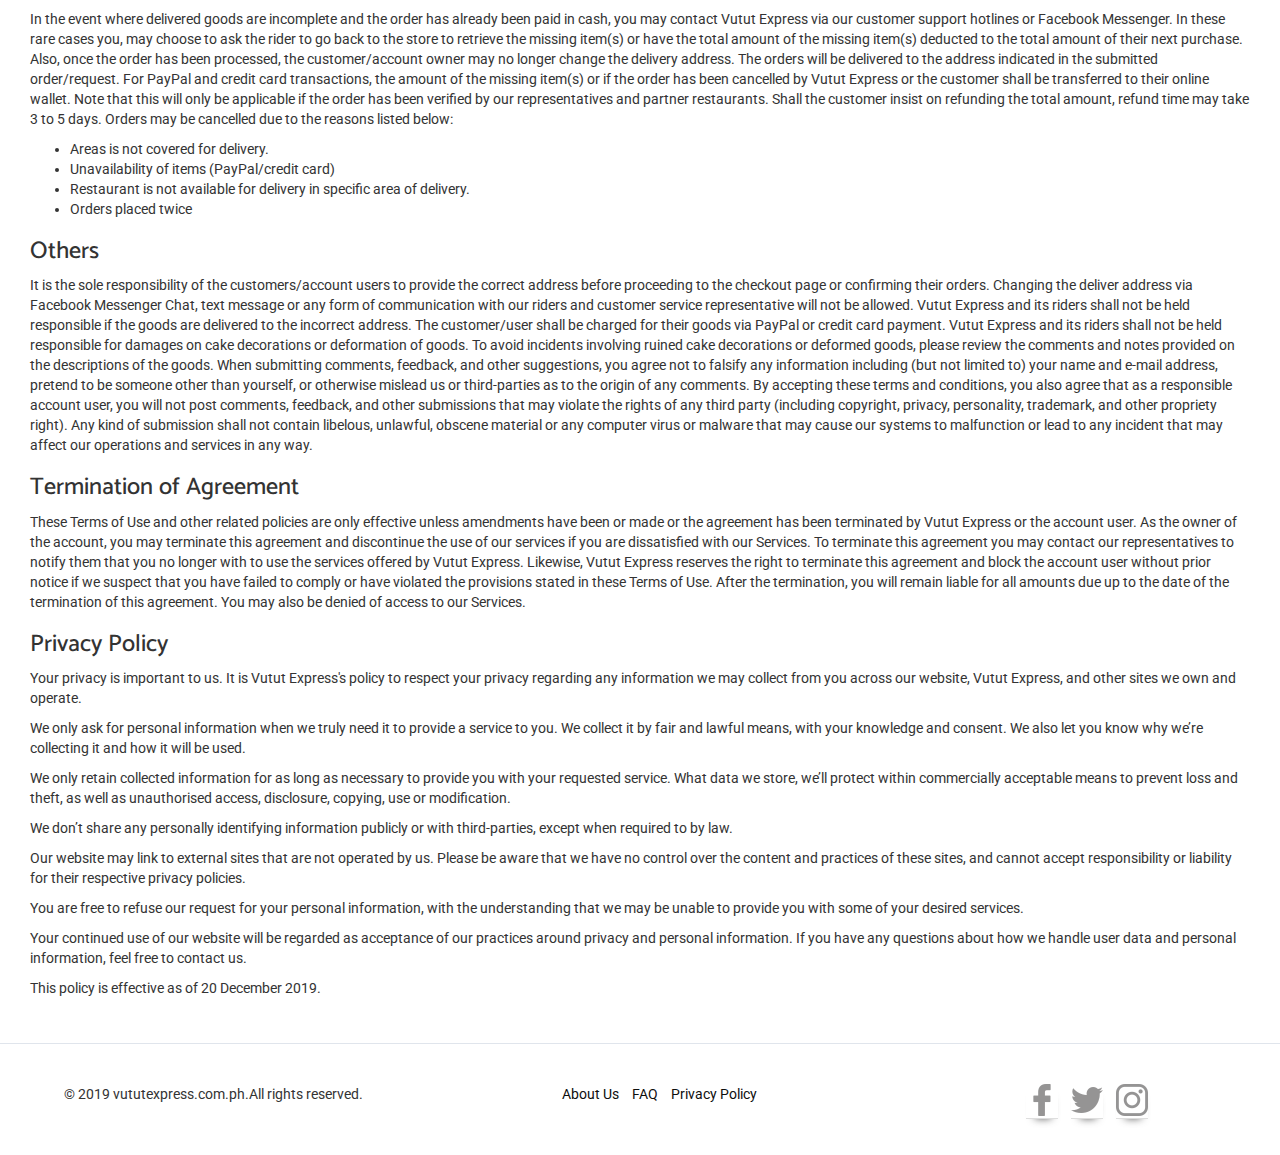
<file: privacy-policy.html>
<!DOCTYPE html>
<html lang="en">
<head>
    <title>Vutut Express Delivery | Privacy Policy Vutut Express</title>
    <meta charset="UTF-8">
    <meta name="viewport" content="width=device-width, initial-scale=1.0">    
    <link rel="stylesheet" href="assets/css/bootstrap.min.css"> 
    <link href="https://fonts.googleapis.com/css?family=Roboto&display=swap" rel="stylesheet"> 
    <link href="https://fonts.googleapis.com/css?family=Catamaran&display=swap" rel="stylesheet"> 
    <link rel="stylesheet" href="assets/css/main.css">
    <link rel="shortcut icon" href="assets/images/main_images/favicon.png" type="image/x-icon">
    <link rel="icon" href="assets/images/main_images/favicon.png" type="image/x-icon">
</head>
<body>
<!--start header-->
    <nav class="navbar navbar-default navbar-fixed-top">
        <div class="navbar-holder">
            <!-- Brand and toggle get grouped for better mobile display -->
            <div class="navbar-header page-scroll">
                <button type="button" class="navbar-toggle" data-toggle="collapse" data-target="#bs-example-navbar-collapse-1">
                    <span class="sr-only">Toggle navigation</span>
                    <span class="icon-bar"></span>
                    <span class="icon-bar"></span>
                    <span class="icon-bar"></span>
                </button>
                <a class="navbar-brand" href="index.html"><img class="logo-img" src="assets/images/main_images/logo-vutut.png"></a>
            </div>
            <!-- Collect the nav links, forms, and other content for toggling -->
            <div class="collapse navbar-collapse" id="bs-example-navbar-collapse-1">
                <ul class="nav navbar-nav navbar-right">
                    <li class="hidden">
                        <a href="#page-top"></a>
                    </li>
                    <li class="border-show">
                        <a href="#myModal" data-toggle="modal"><img src="assets/images/main_images/avatar.png"/>&nbsp;&nbsp;<span></span>LOGIN</a>
                    </li>
                    <li class="border-show">
                        <span class="cart-current-item-number">2</span><a href="#myModal" data-toggle="modal"><img src="assets/images/main_images/shopping-bag.png"/>&nbsp;&nbsp;CART</a>
                    </li>
                </ul>
            </div>
            <!-- /.navbar-collapse -->
        </div>
        <!-- /.container-fluid -->
    </nav>  
    <!-- start curtain -->
    <header id="page-top" class="about-us" style="background-image: url(assets/images/main_images/header-image.jpg);background-size: cover;background-position: center;">
        <div class="container box-holder">
            <div class="col-md-12">
                <span class="span-special-text title-concept fat-title">Terms of Service and Privacy Policy | Vutut Express</br/></span>
            </div> 
        </div>
    </header>          
    <!-- /.end curtain -->
<!-- /.end header -->  
<div class="clearfix"></div>
<div class="col-md-12 special-text">
    <h3>Terms</h3>
    <p>By accessing or using the pages in Vutut Express and/or installing, accessing or using mobile 
        applications (any device, update or software that all a user to use this mobile application), 
        mobile website, e-newsletters and subscriptions, which these terms shall apply 
        (from here on, "our services") you agree to these terms or any amendment that Vutut Express may 
        introduce in the future. Also, by accepting these terms, you understand and consent to our 
        Privacy Policy. 2. Compatibility As the user, you are responsible for devices, software, 
        and internet access used to access our services. The current version of our services may be 
        upgraded from time to time to support new functions and improve our services, but this does not 
        guarantee that the said update will be compatible to all devices, operating systems, and software. Also, you are responsible for any means of communication and data charges or fees that may apply when you use or access our services.</p>
    <h3>User Accounts</h3>
    <p>Upon creating an account to use our services, you are responsible in keeping your account secured, as well as maintaining the accuracy of necessary information required, and all other activities under your account. Hence, Vutut Express shall not be held liable if the user's account is used by another individual to use/access our services without the account owner's consent. As the account owner, you are solely responsible for safeguarding and maintaining the confidentiality of your username, email address, password, and other log in information. Therefore, you agree not to share or permit others to use your Account or Password; or assign or transfer your Account to any other person or entity. Also, by creating an account to use/access our site and services, you are at least eighteen (18) years old, and if you are registering for the Services for and on behalf on an entity, that you are authorized to enter into and bind the entity to these Terms. Vutut Express reserves the right to change the eligibility criteria for any reason without prior notice. You may not create or use any account with us for any person or entity other than yourself except if you are authorized to do so for and on behalf of such person or entity. Due to the nature of the business, Vutut Express needs to collect personal data including (but not limited to) name, email address, phone number, and address. These data will be used to deliver the goods you order to the accurate location and the correct receiver.
        Vutut Express on its discretion has the right to change, adjust and correct delivery address to ensure proper delivery by our riders.</p>
    <h3>Disclaimer</h3>
    <p>The materials on Vutut Express's website are provided on an 'as is' basis. Vutut Express makes no warranties, expressed or implied, and hereby disclaims and negates all other warranties including, without limitation, implied warranties or conditions of merchantability, fitness for a particular purpose, or non-infringement of intellectual property or other violation of rights. Further, Vutut Express does not warrant or make any representations concerning the accuracy, likely results, or reliability of the use of the materials on its website or otherwise relating to such materials or on any sites linked to this site.</p>
    <h3>Limitations</h3>
    <p>Vutut Express will do its best to make sure our services are available all the time. However, we shall not be held responsible for the loss of data (your orders and other information) due to system errors. This applies even if Vutut Express or authorized representative of Vutut Express has been notified orally or in writing of the possibility of such damage. Since some jurisdictions do not allow limitations on implied warranties, or limitations of liability for consequential or incidental damages, these limitations may not apply to you.</p>
    <h3>Governing Law</h3>
    <p>By continuously using or accessing our services, you agree to comply with all existing laws that apply to our services. On our part, we shall also comply with existing laws that may apply to the business, our services and operations, as well as protecting the privacy and personal information you have entrusted to us. These terms and conditions are governed by and construed in accordance with the laws of Pampanga and you irrevocably submit to the exclusive jurisdiction of the courts in that State or location.</p>
    <h3>Amendments</h3>
    <p>Vutut Express may revise these terms and conditions of service for its website at any time without notice. By using this website and our services you are agreeing to be bound by the then current version of these terms of service.</p>
    <h3>Accuracy of Materials</h3>
    <p>The materials appearing on Vutut Express's website may contain technical, typographical, or photographic errors. Vutut Express does not warrant that any of the materials on its website are accurate, complete or current as we only rely on the information provided by our partner restaurants. Vutut Express may make changes to the materials contained on its website at any time without notice. However Vutut Express does not make any commitment to update the materials.</p>
    <h3>Links</h3>
    <p>Vutut Express has not reviewed all of the sites and pages linked to our website/services. Therefore, Vutut Express is not responsible for the contents of any of these linked sites. The inclusion of any link does not imply that the site or page is endorsed by Vutut Express and its partners. The use of any such linked websites is at the user’s own risk.</p>
    <h3>Order, Pricing, and Payment</h3>
    <p>All orders placed by users are subject to stock availability. Vutut Express reserves the right to amend or reject your order/s in whole or in part, at any time and without liability or where any product is out of stock, damaged or spoilt, or unavailable for any other reason. Vutut Express and its partner restaurants may change the prices of their goods and services without prior notice. We only accept payment for orders via PayPal, Visa, MasterCard, and cash-on-delivery. Payments shall be made using Philippine Peso. In the event of any shortfall in payment, we reserve the right to charge you for the additional amounts; and in the event of any overpayment, we will reverse or refund the excess amounts paid for such item in accordance with our prevailing refund policy at the time of delivery. Vutut Express reserves the right to refuse any order you place with us. We may, in our sole discretion, limit or cancel quantities purchased per account user or per order. These restrictions may include orders placed by or under user accounts who have refused to pay for their orders previous orders or those who have violated any of the rules and requirements stated in these terms and conditions. Vutut Express has the right to ban users who refuse to pay for their goods and claim that their order(s) did not arrive on time, even if the goods were delivered in good condition and within the given time frame, depending on how far the customer’s location is from the restaurant that will fulfill the orders.</p>
    <h3>Cancellation and Refund Policy</h3>
    <p>In the event where delivered goods are incomplete and the order has already been paid in cash, you may contact Vutut Express via our customer support hotlines or Facebook Messenger. In these rare cases you, may choose to ask the rider to go back to the store to retrieve the missing item(s) or have the total amount of the missing item(s) deducted to the total amount of their next purchase. Also, once the order has been processed, the customer/account owner may no longer change the delivery address. The orders will be delivered to the address indicated in the submitted order/request. For PayPal and credit card transactions, the amount of the missing item(s) or if the order has been cancelled by Vutut Express or the customer shall be transferred to their online wallet. Note that this will only be applicable if the order has been verified by our representatives and partner restaurants. Shall the customer insist on refunding the total amount, refund time may take 3 to 5 days. Orders may be cancelled due to the reasons listed below:
        <ul>
            <li>Areas is not covered for delivery.</li>
            <li>Unavailability of items (PayPal/credit card)</li>
            <li>Restaurant is not available for delivery in specific area of delivery.</li>
            <li>Orders placed twice</li>
        </ul>
    </p>
    <h3>Others</h3>
    <p>It is the sole responsibility of the customers/account users to provide the correct address before proceeding to the checkout page or confirming their orders. Changing the deliver address via Facebook Messenger Chat, text message or any form of communication with our riders and customer service representative will not be allowed. Vutut Express and its riders shall not be held responsible if the goods are delivered to the incorrect address. The customer/user shall be charged for their goods via PayPal or credit card payment. Vutut Express and its riders shall not be held responsible for damages on cake decorations or deformation of goods. To avoid incidents involving ruined cake decorations or deformed goods, please review the comments and notes provided on the descriptions of the goods. When submitting comments, feedback, and other suggestions, you agree not to falsify any information including (but not limited to) your name and e-mail address, pretend to be someone other than yourself, or otherwise mislead us or third-parties as to the origin of any comments. By accepting these terms and conditions, you also agree that as a responsible account user, you will not post comments, feedback, and other submissions that may violate the rights of any third party (including copyright, privacy, personality, trademark, and other propriety right). Any kind of submission shall not contain libelous, unlawful, obscene material or any computer virus or malware that may cause our systems to malfunction or lead to any incident that may affect our operations and services in any way.</p>
    <h3>Termination of Agreement</h3>
    <p>These Terms of Use and other related policies are only effective unless amendments have been or made or the agreement has been terminated by Vutut Express or the account user. As the owner of the account, you may terminate this agreement and discontinue the use of our services if you are dissatisfied with our Services. To terminate this agreement you may contact our representatives to notify them that you no longer with to use the services offered by Vutut Express. Likewise, Vutut Express reserves the right to terminate this agreement and block the account user without prior notice if we suspect that you have failed to comply or have violated the provisions stated in these Terms of Use. After the termination, you will remain liable for all amounts due up to the date of the termination of this agreement. You may also be denied of access to our Services.</p>
    <h3>Privacy Policy</h3>
    <p>Your privacy is important to us. It is Vutut Express's policy to respect your privacy regarding any information we may collect from you across our website, Vutut Express, and other sites we own and operate.</p>
    <p>We only ask for personal information when we truly need it to provide a service to you. We collect it by fair and lawful means, with your knowledge and consent. We also let you know why we’re collecting it and how it will be used.</p>
    <p>We only retain collected information for as long as necessary to provide you with your requested service. What data we store, we’ll protect within commercially acceptable means to prevent loss and theft, as well as unauthorised access, disclosure, copying, use or modification.</p>
    <p>We don’t share any personally identifying information publicly or with third-parties, except when required to by law.</p>
    <p>Our website may link to external sites that are not operated by us. Please be aware that we have no control over the content and practices of these sites, and cannot accept responsibility or liability for their respective privacy policies.</p>
    <p>You are free to refuse our request for your personal information, with the understanding that we may be unable to provide you with some of your desired services.</p>
    <p>Your continued use of our website will be regarded as acceptance of our practices around privacy and personal information. If you have any questions about how we handle user data and personal information, feel free to contact us.</p>
    <p>This policy is effective as of 20 December 2019.</p>
</div>
<div class="clearfix"></div>
<!-- start footer -->
    <hr>
    <footer class="container content-wrapper">
        <div class="upper-part row">
            <div class="col-md-4 copyright-text">
                &copy; 2019 vututexpress.com.ph.All rights reserved.
            </div>
            <div class="special-links col-md-4">
                <ul>
                    <li><a href="about-us.html">About Us</a></li>
                    <li><a href="frequently-ask.html">FAQ</a></li>
                    <li><a href="privacy-policy.html">Privacy Policy</a></li>                    
                </ul>
            </div>
            <div class="social-media-icons col-md-4">
                <ul>
                    <li><span class="facebook-icon footer-icon"></span></li>
                    <li><span class="twitter-icon footer-icon"></span></li>
                    <li><span class="instagram-icon footer-icon"></span></li>
                </ul>
            </div>
        </div>
        <div class="clearfix"></div>
        <div class="upper-part row">
            <div class="col-md-8">
                
            </div>
            <div class="col-md-4">
            </div>
        </div>
    </footer>
<!-- ./end footer -->
<!-- start of modal -->
<div id="myModal" class="modal fade">
    <div class="modal-dialog modal-login">
        <div class="modal-content">
            <form action="index-login.html" method="post">
                <div class="modal-header">				
                    <h4 class="modal-title">Login</h4>
                    <button type="button" class="close" data-dismiss="modal" aria-hidden="true">&times;</button>
                </div>
                <div class="modal-body">				
                    <div class="form-group">
                        <label>Email</label>
                        <input type="email" class="form-control" required="required">
                    </div>
                    <div class="form-group">
                        <div class="clearfix">
                            <label>Password</label>
                            <a href="#myModalForgot" data-toggle="modal" class="pull-right text-muted"><small>Forgot?</small></a>
                        </div>
                        
                        <input type="password" class="form-control" required="required">
                    </div>
                </div>
                <div class="modal-footer">
                    <a href="#myModalRegister" data-toggle="modal" class="login-signup-text pull-left"> Don't have an account? Sign Up</a>
                    <input type="submit" class="btn btn-warning pull-right" value="Login">
                </div>
            </form>
        </div>
    </div>
</div> 
<!-- ./end of modal -->
<!-- start of modal -->
<div id="myModalForgot" class="modal fade">
    <div class="modal-dialog modal-login">
        <div class="modal-content">
            <form action="" method="post">
                <div class="modal-header">				
                    <h4 class="modal-title">Login</h4>
                    <button type="button" class="close" data-dismiss="modal" aria-hidden="true">&times;</button>
                </div>
                <div class="modal-body">				
                    <div class="form-group">
                        <label>Email</label>
                        <input type="email" class="form-control" required="required">
                    </div>
                </div>
                <div class="modal-footer">
                    <input type="submit" class="btn btn-warning pull-right" value="Send Password Reset Link">
                </div>
            </form>
        </div>
    </div>
</div> 
<!-- ./end of modal -->
<!-- start of modal -->
<div id="myModalRegister" class="modal fade">
    <div class="modal-dialog modal-login">
        <div class="modal-content">
            <form action="" method="post">
                <div class="modal-header">				
                    <h4 class="modal-title">Register</h4>
                    <button type="button" class="close" data-dismiss="modal" aria-hidden="true">&times;</button>
                </div>
                <div class="modal-body">				
                    <div class="form-group">
                        <label>First Name</label>
                        <input type="text" class="form-control" required="required">
                    </div>
                    <div class="form-group">
                        <label>Last Name</label>
                        <input type="text" class="form-control" required="required">
                    </div>
                    <div class="form-group">
                        <label>Email Name</label>
                        <input type="email" class="form-control" required="required">
                    </div>
                    <div class="form-group">
                        <label>Mobile Number</label>
                        <input type="text" class="form-control" required="required">
                    </div>
                    <div class="form-group">
                        <label>Password</label>
                        <input type="password" class="form-control" required="required">
                    </div>
                </div>
                <div class="modal-footer">
                    <a href="#myModalRegister" data-toggle="modal" class="login-signup-text pull-left"> Login now?</a>
                    <input type="submit" class="btn btn-warning pull-right" value="Login">
                </div>
            </form>
        </div>
    </div>
</div> 
<!-- ./end of modal -->
</body>
<script src="assets/js/jquery-1.11.1.min.js"></script>
<script src="assets/js/bootstrap.min.js"></script>
<!-- start of custom js script -->
<script>
    $(document).ready(function(){
        $("#addRestoButton").click(function(){
            $(".append-restos").append("<div class='row margin-bottom20 margin-top30'><div class='col-md-3 col-sm-6'><div class='product-grid'><div class='product-image'><a href='#'><img class='pic-1' src='assets/images/main_restaurants/pancit-batil-patong.jpg'><img class='pic-2' src='assets/images/main_restaurants/pancit-batil-patong.jpg'></a><span class='product-trend-label'>NEW</span></div><div class='product-content'><h3 class='title'><a href='#'>Totoy's Batil Patong</a></h3><div class='price'>pansit batil patong,filipino</div></div></div></div><div class='col-md-3 col-sm-6'><div class='product-grid'><div class='product-image'><a href='#'><img class='pic-1' src='assets/images/main_restaurants/pancit-batil-patong.jpg'><img class='pic-2' src='assets/images/main_restaurants/pancit-batil-patong.jpg'></a><span class='product-trend-label'>NEW</span></div><div class='product-content'><h3 class='title'><a href='#'>Totoy's Batil Patong</a></h3><div class='price'>pansit batil patong,filipino</div></div></div></div><div class='col-md-3 col-sm-6'><div class='product-grid'><div class='product-image'><a href='#'><img class='pic-1' src='assets/images/main_restaurants/pancit-batil-patong.jpg'><img class='pic-2' src='assets/images/main_restaurants/pancit-batil-patong.jpg'></a><span class='product-trend-label'>NEW</span></div><div class='product-content'><h3 class='title'><a href='#'>Totoy's Batil Patong</a></h3><div class='price'>pansit batil patong,filipino</div></div></div></div><div class='col-md-3 col-sm-6'><div class='product-grid'><div class='product-image'><a href='#'><img class='pic-1' src='assets/images/main_restaurants/pancit-batil-patong.jpg'><img class='pic-2' src='assets/images/main_restaurants/pancit-batil-patong.jpg'></a><span class='product-trend-label'>NEW</span></div><div class='product-content'><h3 class='title'><a href='#'>Totoy's Batil Patong</a></h3><div class='price'>pansit batil patong,filipino</div></div></div></div></div><div class='row margin-bottom20 margin-top30'><div class='col-md-3 col-sm-6'><div class='product-grid'><div class='product-image'><a href='#'><img class='pic-1' src='assets/images/main_restaurants/pancit-batil-patong.jpg'><img class='pic-2' src='assets/images/main_restaurants/pancit-batil-patong.jpg'></a><span class='product-trend-label'>NEW</span></div><div class='product-content'><h3 class='title'><a href='#'>Totoy's Batil Patong</a></h3><div class='price'>pansit batil patong,filipino</div></div></div></div><div class='col-md-3 col-sm-6'><div class='product-grid'><div class='product-image'><a href='#'><img class='pic-1' src='assets/images/main_restaurants/pancit-batil-patong.jpg'><img class='pic-2' src='assets/images/main_restaurants/pancit-batil-patong.jpg'></a><span class='product-trend-label'>NEW</span></div><div class='product-content'><h3 class='title'><a href='#'>Totoy's Batil Patong</a></h3><div class='price'>pansit batil patong,filipino</div></div></div></div><div class='col-md-3 col-sm-6'><div class='product-grid'><div class='product-image'><a href='#'><img class='pic-1' src='assets/images/main_restaurants/pancit-batil-patong.jpg'><img class='pic-2' src='assets/images/main_restaurants/pancit-batil-patong.jpg'></a><span class='product-trend-label'>NEW</span></div><div class='product-content'><h3 class='title'><a href='#'>Totoy's Batil Patong</a></h3><div class='price'>pansit batil patong,filipino</div></div></div></div><div class='col-md-3 col-sm-6'><div class='product-grid'><div class='product-image'><a href='#'><img class='pic-1' src='assets/images/main_restaurants/pancit-batil-patong.jpg'><img class='pic-2' src='assets/images/main_restaurants/pancit-batil-patong.jpg'></a><span class='product-trend-label'>NEW</span></div><div class='product-content'><h3 class='title'><a href='#'>Totoy's Batil Patong</a></h3><div class='price'>pansit batil patong,filipino</div></div></div></div></div>");
        });
        $(".facebook-icon").click(function(){
            document.location.href = "facebook.html";
        });        
        $(".twitter-icon").click(function(){
            document.location.href = "twitter.html";
        });        
        $(".instagram-icon").click(function(){
            document.location.href = "instagram.html";
        });  
    });
</script>
<!-- ./end custom js script -->
</html>
</file>
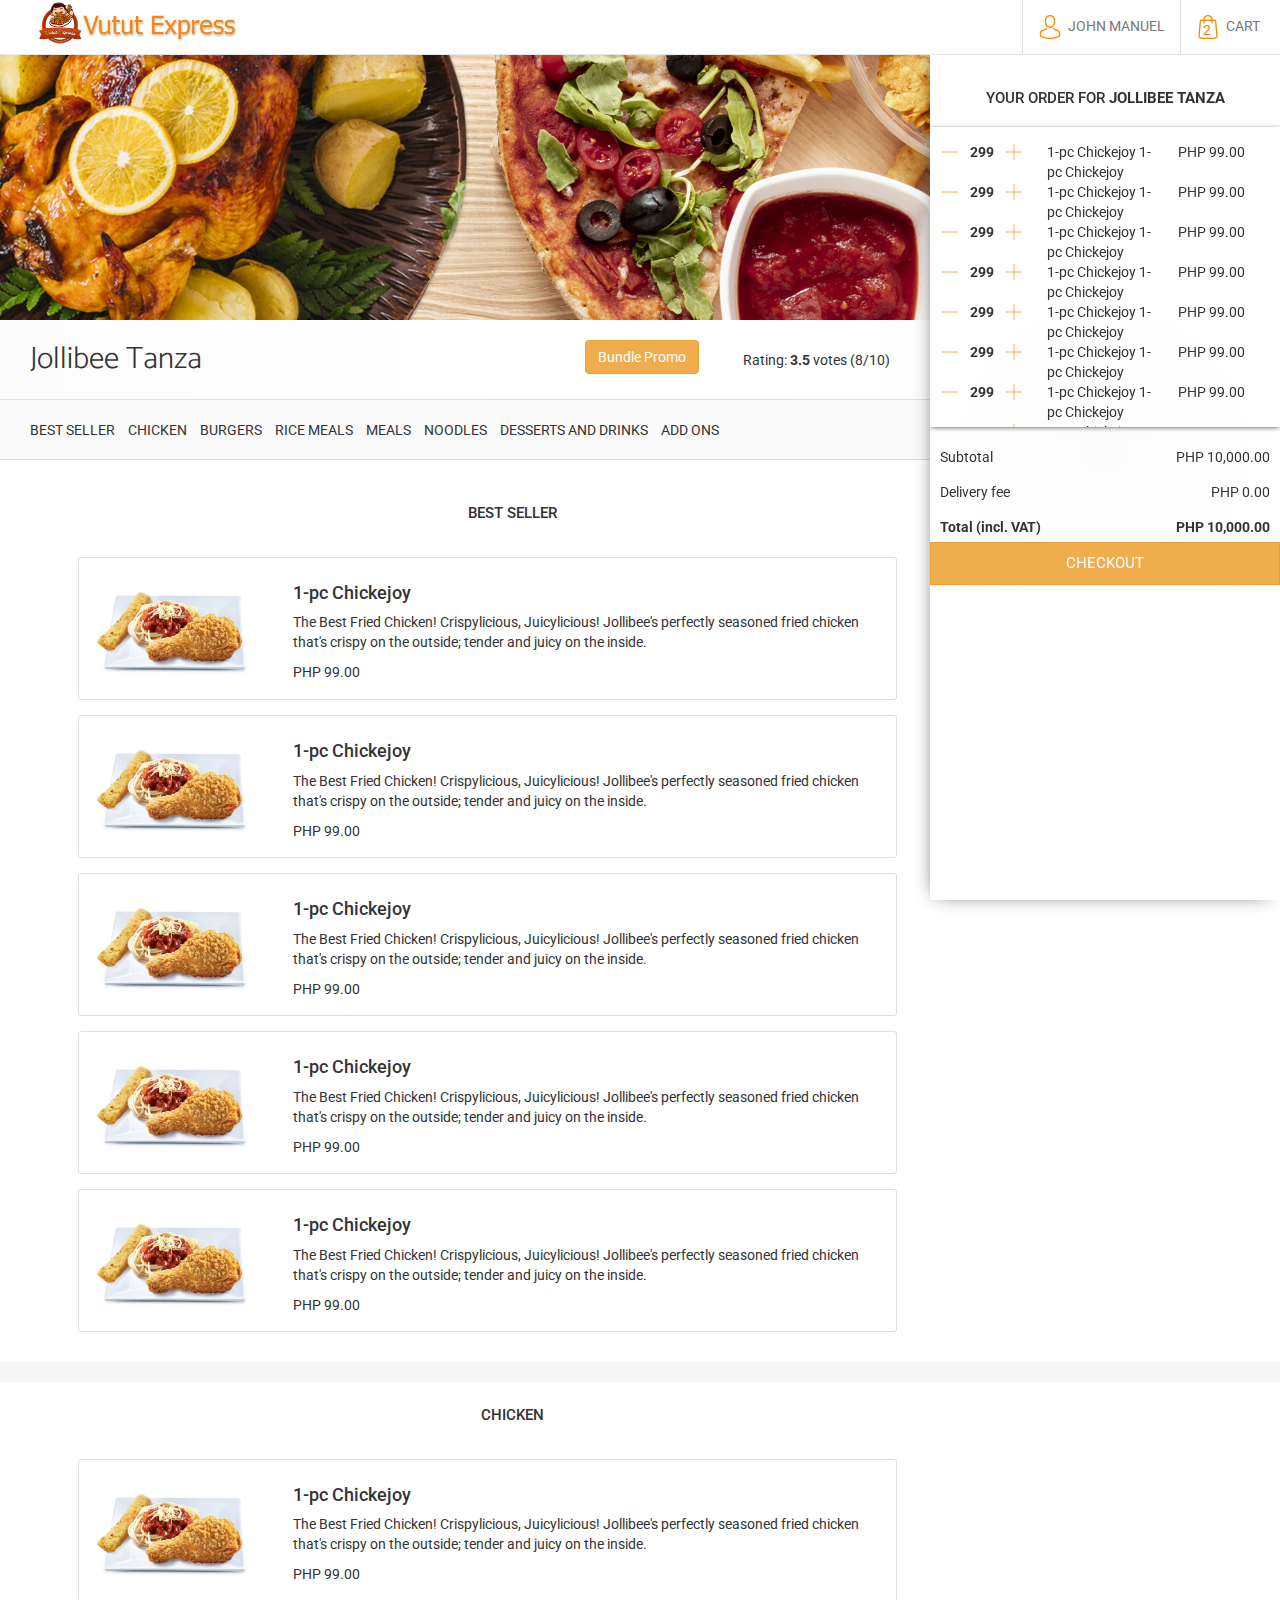
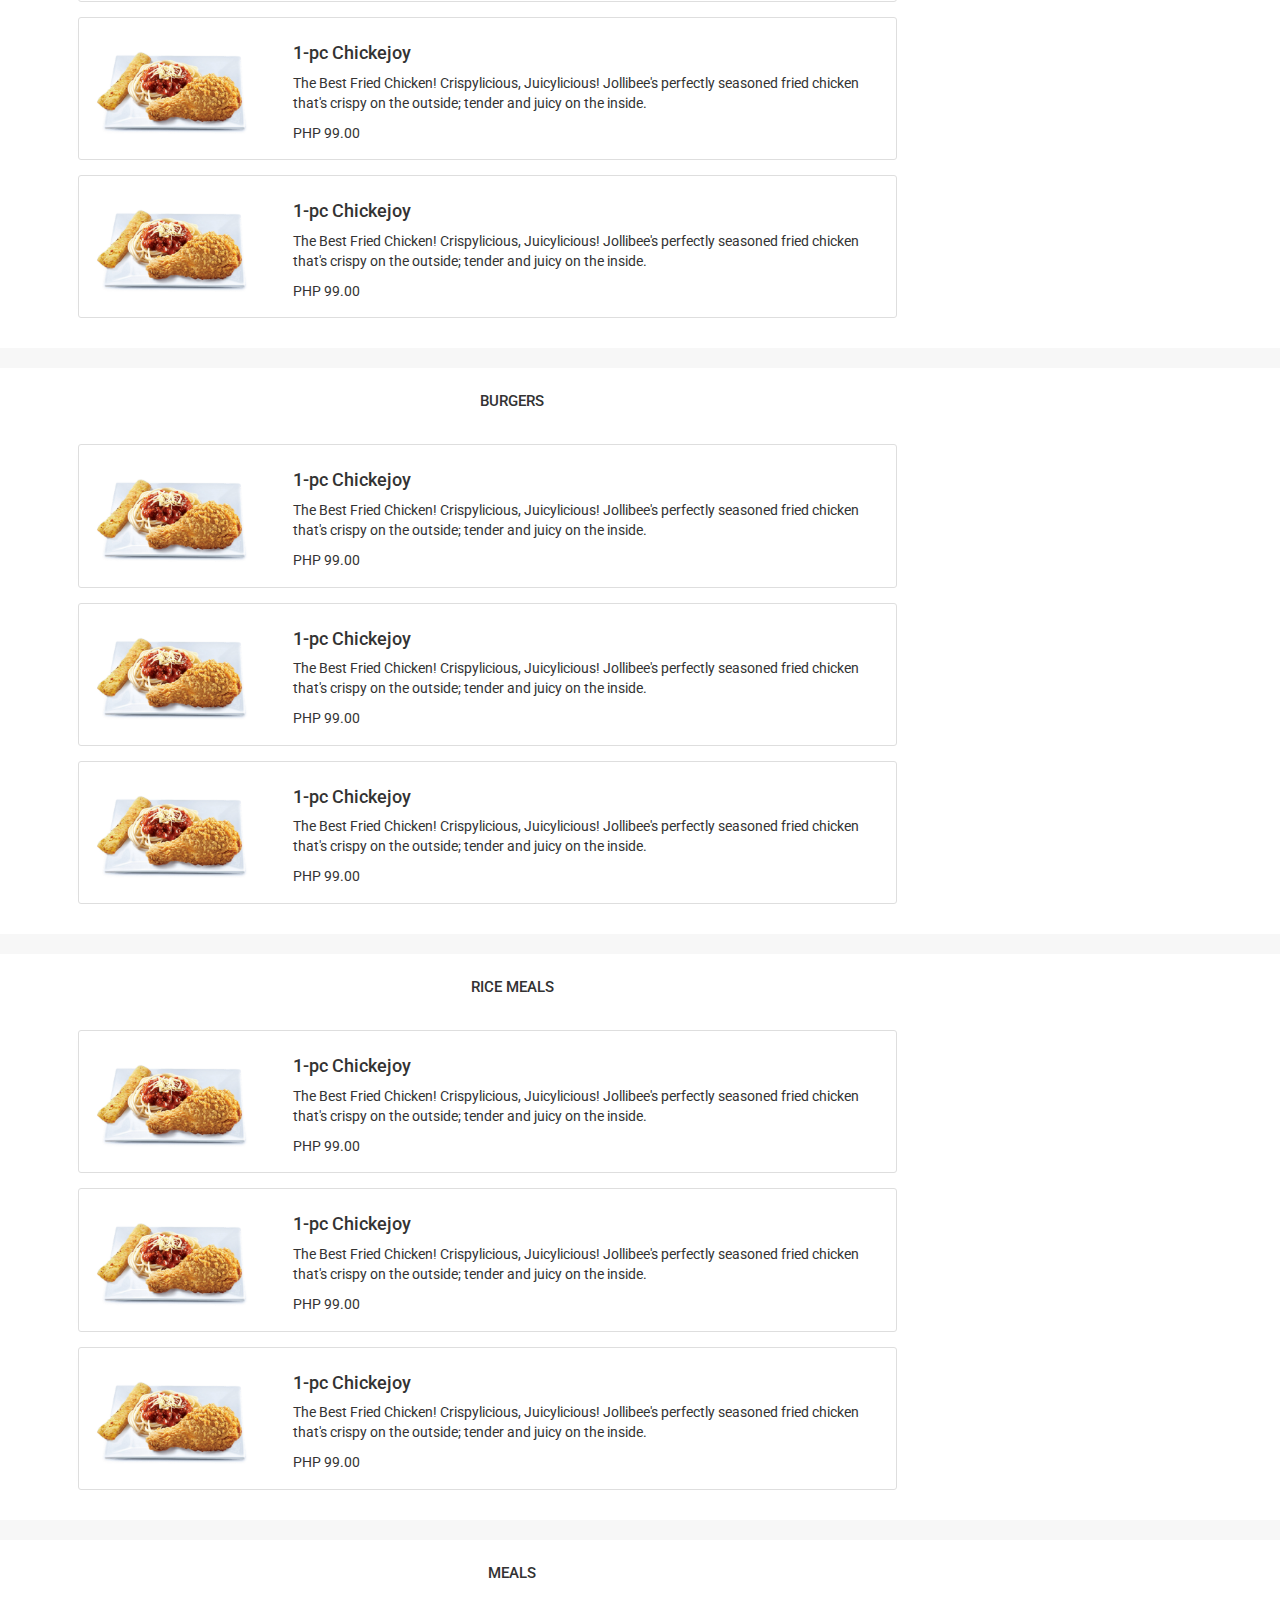
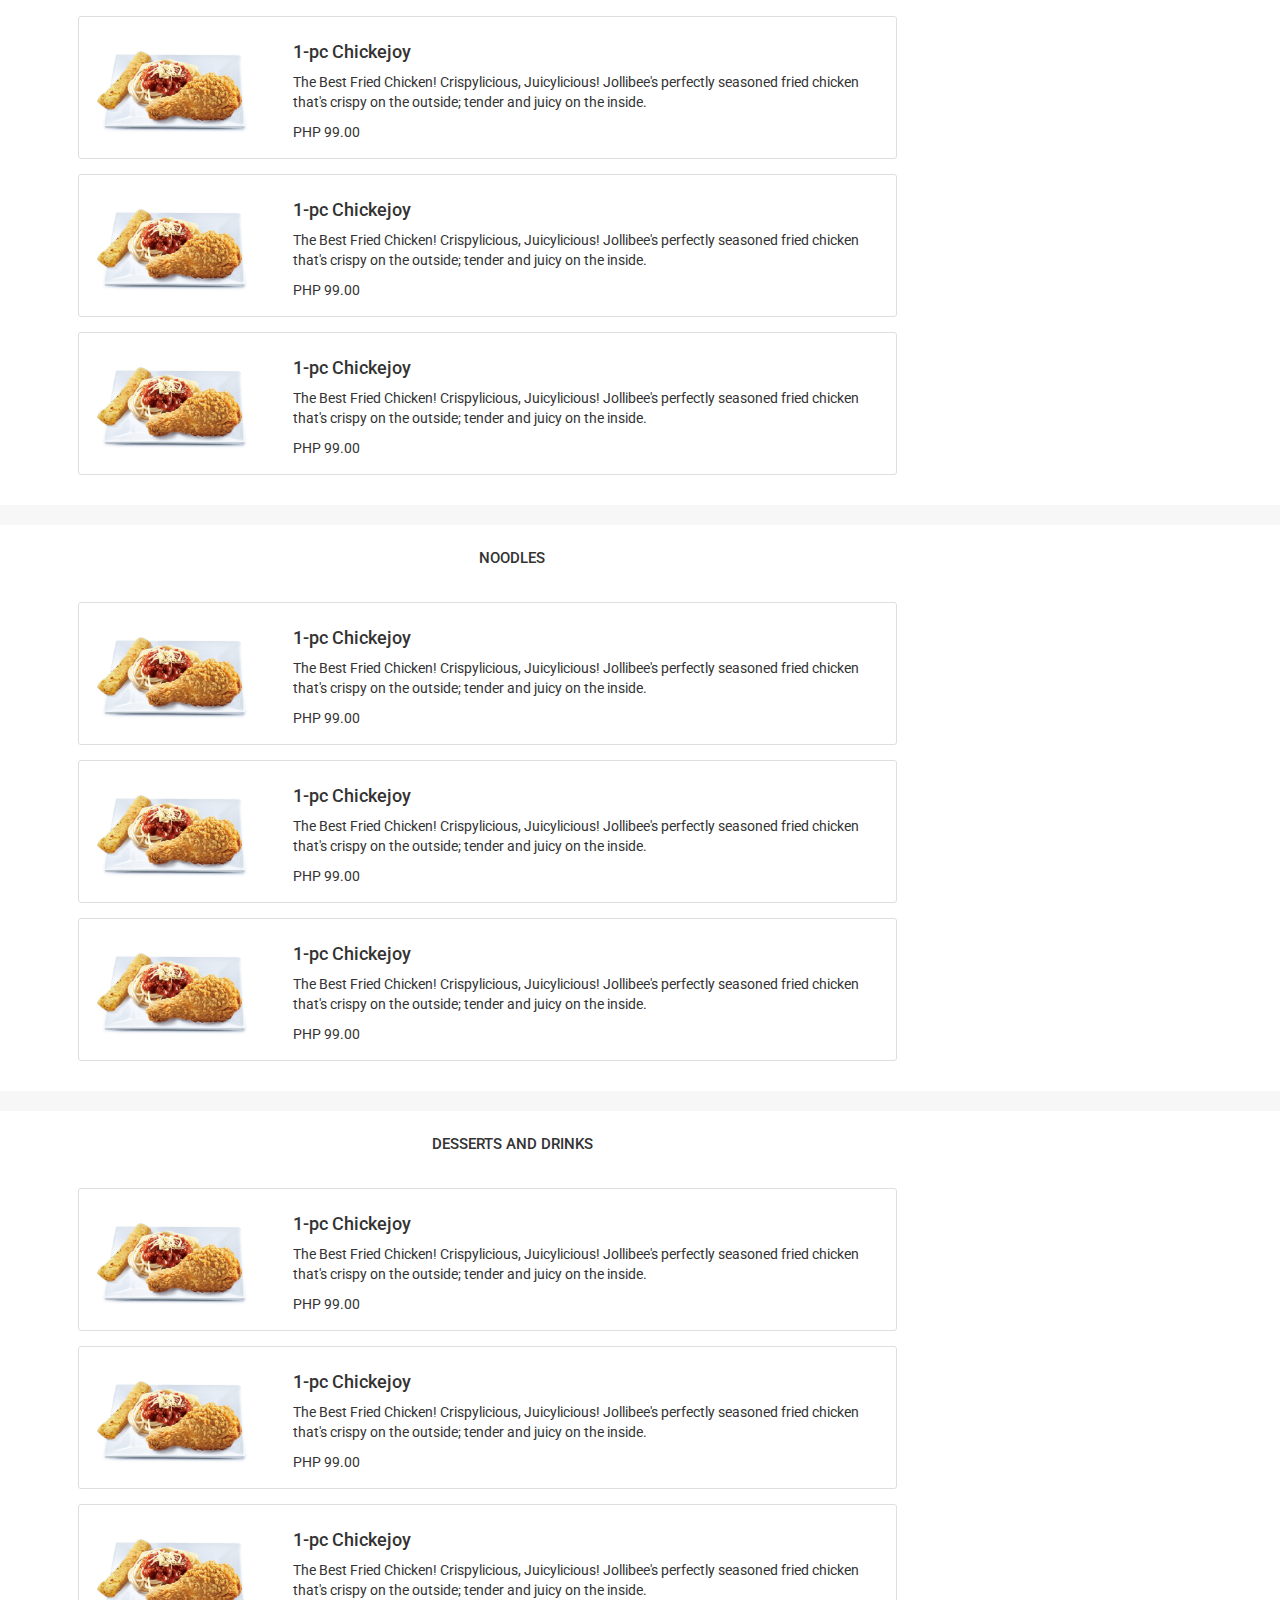
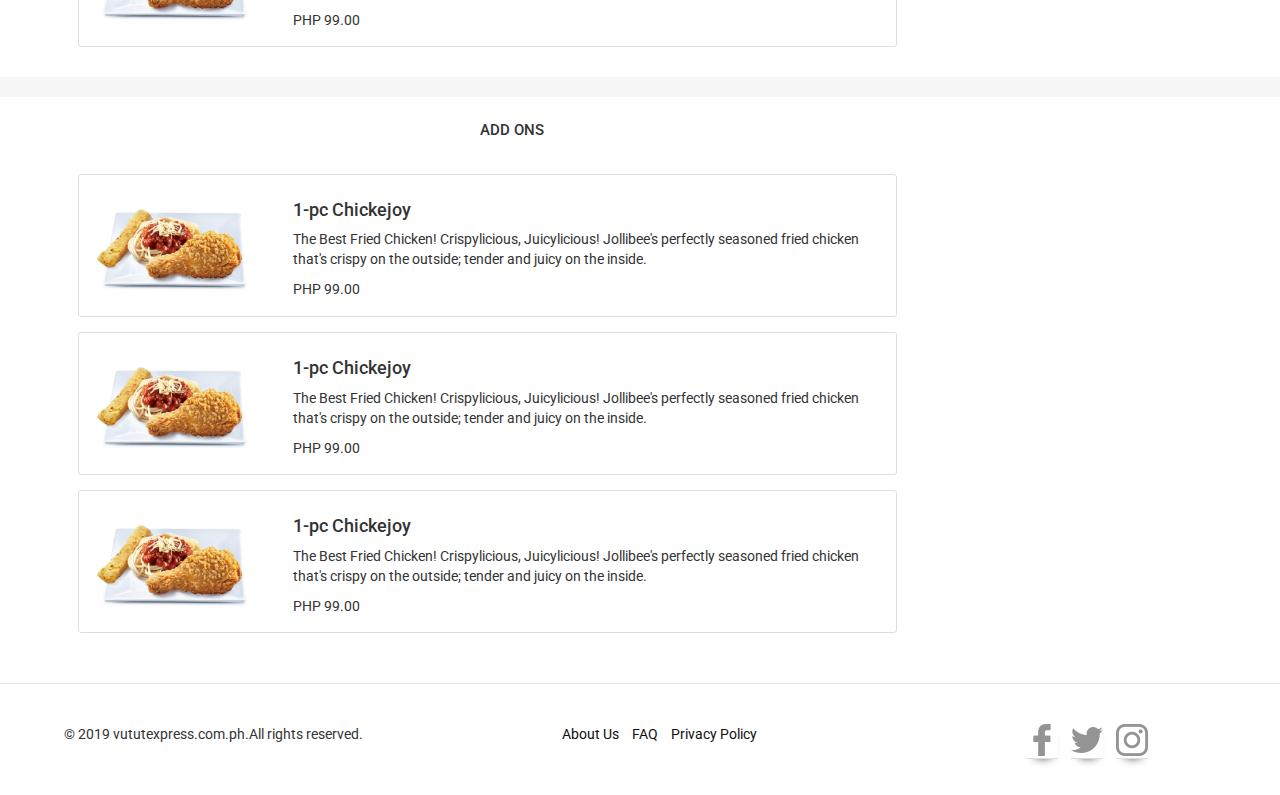
<file: restaurant-details.html>
<!DOCTYPE html>
<html lang="en">
<head>
    <title>Vutut Express Delivery</title>
    <meta charset="UTF-8">
    <meta name="viewport" content="width=device-width, initial-scale=1.0">
    <link rel="stylesheet" href="assets/css/bootstrap.min.css"> 
    <link href="https://fonts.googleapis.com/css?family=Roboto&display=swap" rel="stylesheet"> 
    <link href="https://fonts.googleapis.com/css?family=Catamaran&display=swap" rel="stylesheet"> 
    <link rel="stylesheet" href="assets/css/main.css">
    <link rel="shortcut icon" href="assets/images/main_images/favicon.png" type="image/x-icon">
    <link rel="icon" href="assets/images/main_images/favicon.png" type="image/x-icon">
</head>
<body>
<!--start header-->
    <nav class="navbar navbar-default navbar-fixed-top">
        <div class="navbar-holder">
            <!-- Brand and toggle get grouped for better mobile display -->
            <div class="navbar-header page-scroll">
                <button type="button" class="navbar-toggle" data-toggle="collapse" data-target="#bs-example-navbar-collapse-1">
                    <span class="sr-only">Toggle navigation</span>
                    <span class="icon-bar"></span>
                    <span class="icon-bar"></span>
                    <span class="icon-bar"></span>
                </button>
                <a class="navbar-brand" href="index.html"><img class="logo-img" src="assets/images/main_images/logo-vutut.png"></a>
            </div>
            <!-- Collect the nav links, forms, and other content for toggling -->
            <div class="collapse navbar-collapse" id="bs-example-navbar-collapse-1">
                <ul class="nav navbar-nav navbar-right">
                    <li class="hidden">
                        <a href="#page-top"></a>
                    </li>
                    <li class="border-show">
                        <a class="dropdown-toggle" data-toggle="dropdown" href="#"><img src="assets/images/main_images/avatar.png"/>&nbsp;&nbsp;<span></span>JOHN MANUEL</a>
                        <ul class="dropdown-menu">
                            <li><a href="my-orders.html">My Orders</a></li>
                            <li><a href="my-profile.html">Profile</a></li>
                            <li><a href="my-vouchers.html">Vouchers</a></li>
                            <li><a href="index.html">Logout</a></li>
                        </ul>
                    </li>
                    <li class="border-show">
                        <span class="cart-current-item-number">2</span><a href="#myModal" data-toggle="modal"><img src="assets/images/main_images/shopping-bag.png"/>&nbsp;&nbsp;CART</a>
                    </li>
                </ul>
            </div>
            <!-- /.navbar-collapse -->
        </div>
        <!-- /.container-fluid -->
    </nav>  
    <!-- start curtain -->
    <header class="resto-details" style="background-image: url(assets/images/main_images/header-image.jpg);background-size: cover;background-position: center;"></header>     
    <!-- /.end curtain -->
<!-- /.end header -->  
<!-- start content -->
    <section class="container content-wrapper">
        <div class="row vendor-info">
            <div class="col-md-12">
                <div class="vendor-details col-md-6">
                    <span class="upper-part-title">Jollibee Tanza</span>
                </div>
                <div class="tag-info col-md-2">
                    <a class="multi-tag btn btn-warning">Bundle Promo</a>                    
                </div>
                <div class="rating-info col-md-2">
                    <span class="rating-text">Rating: <b>3.5</b> votes (8/10)</span>
                </div>
            </div>
        </div>
        <div id="menu-info-header" class="row menu-info">
            <div class="col-md-12">
                <div class="menu-details">
                   <ul>
                       <li><a href="#best_seller">BEST SELLER</a></li>
                       <li><a href="#chicken">CHICKEN</a></li>
                       <li><a href="#burgers">BURGERS</a></li>
                       <li><a href="#rice_meals">RICE MEALS</a></li>
                       <li><a href="#meals">MEALS</a></li>
                       <li><a href="#noodles">NOODLES</a></li>
                       <li><a href="#desserts_drinks">DESSERTS AND DRINKS</a></li>
                       <li><a href="#addons">ADD ONS</a></li>
                   </ul>
                </div>
            </div>
        </div>
    </section>
    <section class="menu-items">
        <div class="dish" id="best_seller">
            <div class="dish-category-header">
                <div class="dish-category">
                    <h2 class="dish-category-title">Best Seller</h2>
                </div>
            </div>
            <ul class="dish-list">
                <li>
                    <a href="#">
                        <div class="row dish-card">
                            <div class="col-md-3"><img src="assets/images/main_menu/chicken-joy.jpg" style="width:100%" class=""></div>
                            <div class="dish-info col-md-9">
                                <h3 class="dish-info-name">1-pc Chickejoy</h3>
                                <p>The Best Fried Chicken! Crispylicious, Juicylicious! Jollibee's perfectly seasoned fried chicken that's crispy on the outside; tender and juicy on the inside.</p>
                                <p>PHP 99.00</p>
                            </div>
                        </div>
                    </a>
                </li>
                <li>
                    <a href="#">
                        <div class="row dish-card">
                            <div class="col-md-3"><img src="assets/images/main_menu/chicken-joy.jpg" style="width:100%" class=""></div>
                            <div class="dish-info col-md-9">
                                <h3 class="dish-info-name">1-pc Chickejoy</h3>
                                <p>The Best Fried Chicken! Crispylicious, Juicylicious! Jollibee's perfectly seasoned fried chicken that's crispy on the outside; tender and juicy on the inside.</p>
                                <p>PHP 99.00</p>
                            </div>
                        </div>
                    </a>
                </li>
                <li>
                    <a href="#">
                        <div class="row dish-card">
                            <div class="col-md-3"><img src="assets/images/main_menu/chicken-joy.jpg" style="width:100%" class=""></div>
                            <div class="dish-info col-md-9">
                                <h3 class="dish-info-name">1-pc Chickejoy</h3>
                                <p>The Best Fried Chicken! Crispylicious, Juicylicious! Jollibee's perfectly seasoned fried chicken that's crispy on the outside; tender and juicy on the inside.</p>
                                <p>PHP 99.00</p>
                            </div>
                        </div>
                    </a>
                </li>
                <li>
                    <a href="#">
                        <div class="row dish-card">
                            <div class="col-md-3"><img src="assets/images/main_menu/chicken-joy.jpg" style="width:100%" class=""></div>
                            <div class="dish-info col-md-9">
                                <h3 class="dish-info-name">1-pc Chickejoy</h3>
                                <p>The Best Fried Chicken! Crispylicious, Juicylicious! Jollibee's perfectly seasoned fried chicken that's crispy on the outside; tender and juicy on the inside.</p>
                                <p>PHP 99.00</p>
                            </div>
                        </div>
                    </a>
                </li>
                <li>
                    <a href="#">
                        <div class="row dish-card">
                            <div class="col-md-3"><img src="assets/images/main_menu/chicken-joy.jpg" style="width:100%" class=""></div>
                            <div class="dish-info col-md-9">
                                <h3 class="dish-info-name">1-pc Chickejoy</h3>
                                <p>The Best Fried Chicken! Crispylicious, Juicylicious! Jollibee's perfectly seasoned fried chicken that's crispy on the outside; tender and juicy on the inside.</p>
                                <p>PHP 99.00</p>
                            </div>
                        </div>
                    </a>
                </li>
            </ul>
        </div>

        <div id="chicken" class="dish">
            <div class="dish-category-header">
                <div class="dish-category">
                    <h2 class="dish-category-title">Chicken</h2>
                </div>
            </div>
            <ul class="dish-list">
                <li>
                    <a href="#">
                        <div class="row dish-card">
                            <div class="col-md-3"><img src="assets/images/main_menu/chicken-joy.jpg" style="width:100%" class=""></div>
                            <div class="dish-info col-md-9">
                                <h3 class="dish-info-name">1-pc Chickejoy</h3>
                                <p>The Best Fried Chicken! Crispylicious, Juicylicious! Jollibee's perfectly seasoned fried chicken that's crispy on the outside; tender and juicy on the inside.</p>
                                <p>PHP 99.00</p>
                            </div>
                        </div>
                    </a>
                </li>
                <li>
                    <a href="#">
                        <div class="row dish-card">
                            <div class="col-md-3"><img src="assets/images/main_menu/chicken-joy.jpg" style="width:100%" class=""></div>
                            <div class="dish-info col-md-9">
                                <h3 class="dish-info-name">1-pc Chickejoy</h3>
                                <p>The Best Fried Chicken! Crispylicious, Juicylicious! Jollibee's perfectly seasoned fried chicken that's crispy on the outside; tender and juicy on the inside.</p>
                                <p>PHP 99.00</p>
                            </div>
                        </div>
                    </a>
                </li>
                <li>
                    <a href="#">
                        <div class="row dish-card">
                            <div class="col-md-3"><img src="assets/images/main_menu/chicken-joy.jpg" style="width:100%" class=""></div>
                            <div class="dish-info col-md-9">
                                <h3 class="dish-info-name">1-pc Chickejoy</h3>
                                <p>The Best Fried Chicken! Crispylicious, Juicylicious! Jollibee's perfectly seasoned fried chicken that's crispy on the outside; tender and juicy on the inside.</p>
                                <p>PHP 99.00</p>
                            </div>
                        </div>
                    </a>
                </li>
            </ul>
        </div>      

        <div id="burgers" class="dish">
            <div class="dish-category-header">
                <div class="dish-category">
                    <h2 class="dish-category-title">Burgers</h2>
                </div>
            </div>
            <ul class="dish-list">
                <li>
                    <a href="#">
                        <div class="row dish-card">
                            <div class="col-md-3"><img src="assets/images/main_menu/chicken-joy.jpg" style="width:100%" class=""></div>
                            <div class="dish-info col-md-9">
                                <h3 class="dish-info-name">1-pc Chickejoy</h3>
                                <p>The Best Fried Chicken! Crispylicious, Juicylicious! Jollibee's perfectly seasoned fried chicken that's crispy on the outside; tender and juicy on the inside.</p>
                                <p>PHP 99.00</p>
                            </div>
                        </div>
                    </a>
                </li>
                <li>
                    <a href="#">
                        <div class="row dish-card">
                            <div class="col-md-3"><img src="assets/images/main_menu/chicken-joy.jpg" style="width:100%" class=""></div>
                            <div class="dish-info col-md-9">
                                <h3 class="dish-info-name">1-pc Chickejoy</h3>
                                <p>The Best Fried Chicken! Crispylicious, Juicylicious! Jollibee's perfectly seasoned fried chicken that's crispy on the outside; tender and juicy on the inside.</p>
                                <p>PHP 99.00</p>
                            </div>
                        </div>
                    </a>
                </li>
                <li>
                    <a href="#">
                        <div class="row dish-card">
                            <div class="col-md-3"><img src="assets/images/main_menu/chicken-joy.jpg" style="width:100%" class=""></div>
                            <div class="dish-info col-md-9">
                                <h3 class="dish-info-name">1-pc Chickejoy</h3>
                                <p>The Best Fried Chicken! Crispylicious, Juicylicious! Jollibee's perfectly seasoned fried chicken that's crispy on the outside; tender and juicy on the inside.</p>
                                <p>PHP 99.00</p>
                            </div>
                        </div>
                    </a>
                </li>
            </ul>
        </div>      

        <div id="rice_meals" class="dish">
            <div class="dish-category-header">
                <div class="dish-category">
                    <h2 class="dish-category-title">Rice Meals</h2>
                </div>
            </div>
            <ul class="dish-list">
                <li>
                    <a href="#">
                        <div class="row dish-card">
                            <div class="col-md-3"><img src="assets/images/main_menu/chicken-joy.jpg" style="width:100%" class=""></div>
                            <div class="dish-info col-md-9">
                                <h3 class="dish-info-name">1-pc Chickejoy</h3>
                                <p>The Best Fried Chicken! Crispylicious, Juicylicious! Jollibee's perfectly seasoned fried chicken that's crispy on the outside; tender and juicy on the inside.</p>
                                <p>PHP 99.00</p>
                            </div>
                        </div>
                    </a>
                </li>
                <li>
                    <a href="#">
                        <div class="row dish-card">
                            <div class="col-md-3"><img src="assets/images/main_menu/chicken-joy.jpg" style="width:100%" class=""></div>
                            <div class="dish-info col-md-9">
                                <h3 class="dish-info-name">1-pc Chickejoy</h3>
                                <p>The Best Fried Chicken! Crispylicious, Juicylicious! Jollibee's perfectly seasoned fried chicken that's crispy on the outside; tender and juicy on the inside.</p>
                                <p>PHP 99.00</p>
                            </div>
                        </div>
                    </a>
                </li>
                <li>
                    <a href="#">
                        <div class="row dish-card">
                            <div class="col-md-3"><img src="assets/images/main_menu/chicken-joy.jpg" style="width:100%" class=""></div>
                            <div class="dish-info col-md-9">
                                <h3 class="dish-info-name">1-pc Chickejoy</h3>
                                <p>The Best Fried Chicken! Crispylicious, Juicylicious! Jollibee's perfectly seasoned fried chicken that's crispy on the outside; tender and juicy on the inside.</p>
                                <p>PHP 99.00</p>
                            </div>
                        </div>
                    </a>
                </li>
            </ul>
        </div>      

        <div id="meals" class="dish">
            <div class="dish-category-header">
                <div class="dish-category">
                    <h2 class="dish-category-title">Meals</h2>
                </div>
            </div>
            <ul class="dish-list">
                <li>
                    <a href="#">
                        <div class="row dish-card">
                            <div class="col-md-3"><img src="assets/images/main_menu/chicken-joy.jpg" style="width:100%" class=""></div>
                            <div class="dish-info col-md-9">
                                <h3 class="dish-info-name">1-pc Chickejoy</h3>
                                <p>The Best Fried Chicken! Crispylicious, Juicylicious! Jollibee's perfectly seasoned fried chicken that's crispy on the outside; tender and juicy on the inside.</p>
                                <p>PHP 99.00</p>
                            </div>
                        </div>
                    </a>
                </li>
                <li>
                    <a href="#">
                        <div class="row dish-card">
                            <div class="col-md-3"><img src="assets/images/main_menu/chicken-joy.jpg" style="width:100%" class=""></div>
                            <div class="dish-info col-md-9">
                                <h3 class="dish-info-name">1-pc Chickejoy</h3>
                                <p>The Best Fried Chicken! Crispylicious, Juicylicious! Jollibee's perfectly seasoned fried chicken that's crispy on the outside; tender and juicy on the inside.</p>
                                <p>PHP 99.00</p>
                            </div>
                        </div>
                    </a>
                </li>
                <li>
                    <a href="#">
                        <div class="row dish-card">
                            <div class="col-md-3"><img src="assets/images/main_menu/chicken-joy.jpg" style="width:100%" class=""></div>
                            <div class="dish-info col-md-9">
                                <h3 class="dish-info-name">1-pc Chickejoy</h3>
                                <p>The Best Fried Chicken! Crispylicious, Juicylicious! Jollibee's perfectly seasoned fried chicken that's crispy on the outside; tender and juicy on the inside.</p>
                                <p>PHP 99.00</p>
                            </div>
                        </div>
                    </a>
                </li>
            </ul>
        </div>      

        <div id="noodles" class="dish">
            <div class="dish-category-header">
                <div class="dish-category">
                    <h2 class="dish-category-title">Noodles</h2>
                </div>
            </div>
            <ul class="dish-list">
                <li>
                    <a href="#">
                        <div class="row dish-card">
                            <div class="col-md-3"><img src="assets/images/main_menu/chicken-joy.jpg" style="width:100%" class=""></div>
                            <div class="dish-info col-md-9">
                                <h3 class="dish-info-name">1-pc Chickejoy</h3>
                                <p>The Best Fried Chicken! Crispylicious, Juicylicious! Jollibee's perfectly seasoned fried chicken that's crispy on the outside; tender and juicy on the inside.</p>
                                <p>PHP 99.00</p>
                            </div>
                        </div>
                    </a>
                </li>
                <li>
                    <a href="#">
                        <div class="row dish-card">
                            <div class="col-md-3"><img src="assets/images/main_menu/chicken-joy.jpg" style="width:100%" class=""></div>
                            <div class="dish-info col-md-9">
                                <h3 class="dish-info-name">1-pc Chickejoy</h3>
                                <p>The Best Fried Chicken! Crispylicious, Juicylicious! Jollibee's perfectly seasoned fried chicken that's crispy on the outside; tender and juicy on the inside.</p>
                                <p>PHP 99.00</p>
                            </div>
                        </div>
                    </a>
                </li>
                <li>
                    <a href="#">
                        <div class="row dish-card">
                            <div class="col-md-3"><img src="assets/images/main_menu/chicken-joy.jpg" style="width:100%" class=""></div>
                            <div class="dish-info col-md-9">
                                <h3 class="dish-info-name">1-pc Chickejoy</h3>
                                <p>The Best Fried Chicken! Crispylicious, Juicylicious! Jollibee's perfectly seasoned fried chicken that's crispy on the outside; tender and juicy on the inside.</p>
                                <p>PHP 99.00</p>
                            </div>
                        </div>
                    </a>
                </li>
            </ul>
        </div>      

        <div id="desserts_drinks" class="dish">
            <div class="dish-category-header">
                <div class="dish-category">
                    <h2 class="dish-category-title">Desserts and Drinks</h2>
                </div>
            </div>
            <ul class="dish-list">
                <li>
                    <a href="#">
                        <div class="row dish-card">
                            <div class="col-md-3"><img src="assets/images/main_menu/chicken-joy.jpg" style="width:100%" class=""></div>
                            <div class="dish-info col-md-9">
                                <h3 class="dish-info-name">1-pc Chickejoy</h3>
                                <p>The Best Fried Chicken! Crispylicious, Juicylicious! Jollibee's perfectly seasoned fried chicken that's crispy on the outside; tender and juicy on the inside.</p>
                                <p>PHP 99.00</p>
                            </div>
                        </div>
                    </a>
                </li>
                <li>
                    <a href="#">
                        <div class="row dish-card">
                            <div class="col-md-3"><img src="assets/images/main_menu/chicken-joy.jpg" style="width:100%" class=""></div>
                            <div class="dish-info col-md-9">
                                <h3 class="dish-info-name">1-pc Chickejoy</h3>
                                <p>The Best Fried Chicken! Crispylicious, Juicylicious! Jollibee's perfectly seasoned fried chicken that's crispy on the outside; tender and juicy on the inside.</p>
                                <p>PHP 99.00</p>
                            </div>
                        </div>
                    </a>
                </li>
                <li>
                    <a href="#">
                        <div class="row dish-card">
                            <div class="col-md-3"><img src="assets/images/main_menu/chicken-joy.jpg" style="width:100%" class=""></div>
                            <div class="dish-info col-md-9">
                                <h3 class="dish-info-name">1-pc Chickejoy</h3>
                                <p>The Best Fried Chicken! Crispylicious, Juicylicious! Jollibee's perfectly seasoned fried chicken that's crispy on the outside; tender and juicy on the inside.</p>
                                <p>PHP 99.00</p>
                            </div>
                        </div>
                    </a>
                </li>
            </ul>
        </div>      

        <div id="addons" class="dish">
            <div class="dish-category-header">
                <div class="dish-category">
                    <h2 class="dish-category-title">Add Ons</h2>
                </div>
            </div>
            <ul class="dish-list">
                <li>
                    <a href="#">
                        <div class="row dish-card">
                            <div class="col-md-3"><img src="assets/images/main_menu/chicken-joy.jpg" style="width:100%" class=""></div>
                            <div class="dish-info col-md-9">
                                <h3 class="dish-info-name">1-pc Chickejoy</h3>
                                <p>The Best Fried Chicken! Crispylicious, Juicylicious! Jollibee's perfectly seasoned fried chicken that's crispy on the outside; tender and juicy on the inside.</p>
                                <p>PHP 99.00</p>
                            </div>
                        </div>
                    </a>
                </li>
                <li>
                    <a href="#">
                        <div class="row dish-card">
                            <div class="col-md-3"><img src="assets/images/main_menu/chicken-joy.jpg" style="width:100%" class=""></div>
                            <div class="dish-info col-md-9">
                                <h3 class="dish-info-name">1-pc Chickejoy</h3>
                                <p>The Best Fried Chicken! Crispylicious, Juicylicious! Jollibee's perfectly seasoned fried chicken that's crispy on the outside; tender and juicy on the inside.</p>
                                <p>PHP 99.00</p>
                            </div>
                        </div>
                    </a>
                </li>
                <li>
                    <a href="#">
                        <div class="row dish-card">
                            <div class="col-md-3"><img src="assets/images/main_menu/chicken-joy.jpg" style="width:100%" class=""></div>
                            <div class="dish-info col-md-9">
                                <h3 class="dish-info-name">1-pc Chickejoy</h3>
                                <p>The Best Fried Chicken! Crispylicious, Juicylicious! Jollibee's perfectly seasoned fried chicken that's crispy on the outside; tender and juicy on the inside.</p>
                                <p>PHP 99.00</p>
                            </div>
                        </div>
                    </a>
                </li>
            </ul>
        </div>      
    </section>
    <aside class="cart-col">
        <div class="cart-container">            
            <h3 class="cart-title">Your Order for <b>Jollibee Tanza</b></h3>      
            <div class="summary-body">
                <ul class="summary-list">
                    <li>
                        <div class="row col-md-12 cart-item-summary">
                            <div class="cart-item col-md-4">
                                <span class="remove-item"></span>
                                <span class="cart-item-number">299</span>
                                <span class="add-item"></span>
                            </div>
                            <div class="cart-item-name col-md-4">
                                <span>1-pc Chickejoy 1-pc Chickejoy</span>
                            </div>
                            <div class="cart-item-price col-md-4">
                                <span>PHP 99.00</span>
                            </div>                            
                        </div>
                    </li>
                    <li>
                        <div class="row col-md-12 cart-item-summary">
                            <div class="cart-item col-md-4">
                                <span class="remove-item"></span>
                                <span class="cart-item-number">299</span>
                                <span class="add-item"></span>
                            </div>
                            <div class="cart-item-name col-md-4">
                                <span>1-pc Chickejoy 1-pc Chickejoy</span>
                            </div>
                            <div class="cart-item-price col-md-4">
                                <span>PHP 99.00</span>
                            </div>                            
                        </div>
                    </li>                    
                    <li>
                        <div class="row col-md-12 cart-item-summary">
                            <div class="cart-item col-md-4">
                                <span class="remove-item"></span>
                                <span class="cart-item-number">299</span>
                                <span class="add-item"></span>
                            </div>
                            <div class="cart-item-name col-md-4">
                                <span>1-pc Chickejoy 1-pc Chickejoy</span>
                            </div>
                            <div class="cart-item-price col-md-4">
                                <span>PHP 99.00</span>
                            </div>                            
                        </div>
                    </li>                    
                    <li>
                        <div class="row col-md-12 cart-item-summary">
                            <div class="cart-item col-md-4">
                                <span class="remove-item"></span>
                                <span class="cart-item-number">299</span>
                                <span class="add-item"></span>
                            </div>
                            <div class="cart-item-name col-md-4">
                                <span>1-pc Chickejoy 1-pc Chickejoy</span>
                            </div>
                            <div class="cart-item-price col-md-4">
                                <span>PHP 99.00</span>
                            </div>                            
                        </div>
                    </li>
                    <li>
                        <div class="row col-md-12 cart-item-summary">
                            <div class="cart-item col-md-4">
                                <span class="remove-item"></span>
                                <span class="cart-item-number">299</span>
                                <span class="add-item"></span>
                            </div>
                            <div class="cart-item-name col-md-4">
                                <span>1-pc Chickejoy 1-pc Chickejoy</span>
                            </div>
                            <div class="cart-item-price col-md-4">
                                <span>PHP 99.00</span>
                            </div>                            
                        </div>
                    </li>                    
                    <li>
                        <div class="row col-md-12 cart-item-summary">
                            <div class="cart-item col-md-4">
                                <span class="remove-item"></span>
                                <span class="cart-item-number">299</span>
                                <span class="add-item"></span>
                            </div>
                            <div class="cart-item-name col-md-4">
                                <span>1-pc Chickejoy 1-pc Chickejoy</span>
                            </div>
                            <div class="cart-item-price col-md-4">
                                <span>PHP 99.00</span>
                            </div>                            
                        </div>
                    </li>                    
                    <li>
                        <div class="row col-md-12 cart-item-summary">
                            <div class="cart-item col-md-4">
                                <span class="remove-item"></span>
                                <span class="cart-item-number">299</span>
                                <span class="add-item"></span>
                            </div>
                            <div class="cart-item-name col-md-4">
                                <span>1-pc Chickejoy 1-pc Chickejoy</span>
                            </div>
                            <div class="cart-item-price col-md-4">
                                <span>PHP 99.00</span>
                            </div>                            
                        </div>
                    </li>                  
                    <li>
                        <div class="row col-md-12 cart-item-summary">
                            <div class="cart-item col-md-4">
                                <span class="remove-item"></span>
                                <span class="cart-item-number">299</span>
                                <span class="add-item"></span>
                            </div>
                            <div class="cart-item-name col-md-4">
                                <span>1-pc Chickejoy 1-pc Chickejoy</span>
                            </div>
                            <div class="cart-item-price col-md-4">
                                <span>PHP 99.00</span>
                            </div>                            
                        </div>
                    </li>                    
                    <li>
                        <div class="row col-md-12 cart-item-summary">
                            <div class="cart-item col-md-4">
                                <span class="remove-item"></span>
                                <span class="cart-item-number">299</span>
                                <span class="add-item"></span>
                            </div>
                            <div class="cart-item-name col-md-4">
                                <span>1-pc Chickejoy 1-pc Chickejoy</span>
                            </div>
                            <div class="cart-item-price col-md-4">
                                <span>PHP 99.00</span>
                            </div>                            
                        </div>
                    </li>                    
                </ul>
            </div>    
            <div class="order-subtotal">
                <div class="row subtotal-number">
                    <span class="col-md-6">Subtotal</span>
                    <span class="col-md-6 text-right">PHP 10,000.00</span>
                </div>
                <div class="row delivery-price">
                    <span class="col-md-6">Delivery fee</span>
                    <span class="col-md-6 text-right">PHP 0.00</span>
                </div>
                <div class="row total-with-vat">
                    <span class="col-md-6">Total (incl. VAT)</span>
                    <span class="col-md-6 text-right">PHP 10,000.00</span>
                </div>
            </div>  
            <a href="checkout.html" class="col-lg-12 btn btn-warning btncheckout">CHECKOUT</a>
        </div>
    </aside>
<!-- ./end mobile apps section -->
<div class="clearfix"></div>
<!-- start footer -->
    <hr>
    <footer class="container content-wrapper">
        <div class="upper-part row">
            <div class="col-md-4 copyright-text">
                &copy; 2019 vututexpress.com.ph.All rights reserved.
            </div>
            <div class="special-links col-md-4">
                <ul>
                    <li><a href="about-us.html">About Us</a></li>
                    <li><a href="frequently-ask.html">FAQ</a></li>
                    <li><a href="privacy-policy.html">Privacy Policy</a></li>                    
                </ul>
            </div>
            <div class="social-media-icons col-md-4">
                <ul>
                    <li><span class="facebook-icon footer-icon"></span></li>
                    <li><span class="twitter-icon footer-icon"></span></li>
                    <li><span class="instagram-icon footer-icon"></span></li>
                </ul>
            </div>
        </div>
        <div class="clearfix"></div>
        <div class="upper-part row">
            <div class="col-md-8">
                
            </div>
            <div class="col-md-4">
            </div>
        </div>
    </footer>
<!-- ./end footer -->
<!-- start of modal -->
<div id="myModal" class="modal fade">
    <div class="modal-dialog modal-login">
        <div class="modal-content">
            <form action="index-login.html" method="post">
                <div class="modal-header">				
                    <h4 class="modal-title">Login</h4>
                    <button type="button" class="close" data-dismiss="modal" aria-hidden="true">&times;</button>
                </div>
                <div class="modal-body">				
                    <div class="form-group">
                        <label>Email</label>
                        <input type="email" class="form-control" required="required">
                    </div>
                    <div class="form-group">
                        <div class="clearfix">
                            <label>Password</label>
                            <a href="#myModalForgot" data-toggle="modal" class="pull-right text-muted"><small>Forgot?</small></a>
                        </div>
                        
                        <input type="password" class="form-control" required="required">
                    </div>
                </div>
                <div class="modal-footer">
                    <a href="#myModalRegister" data-toggle="modal" class="login-signup-text pull-left"> Don't have an account? Sign Up</a>
                    <input type="submit" class="btn btn-warning pull-right" value="Login">
                </div>
            </form>
        </div>
    </div>
</div> 
<!-- ./end of modal -->
<!-- start of modal -->
<div id="myModalForgot" class="modal fade">
    <div class="modal-dialog modal-login">
        <div class="modal-content">
            <form action="" method="post">
                <div class="modal-header">				
                    <h4 class="modal-title">Forgot Password</h4>
                    <button type="button" class="close" data-dismiss="modal" aria-hidden="true">&times;</button>
                </div>
                <div class="modal-body">				
                    <div class="form-group">
                        <label>Email</label>
                        <input type="email" class="form-control" required="required">
                    </div>
                </div>
                <div class="modal-footer">
                    <input type="submit" class="btn btn-warning pull-right" value="Send Password Reset Link">
                </div>
            </form>
        </div>
    </div>
</div> 
<!-- ./end of modal -->
<!-- start of modal -->
<div id="myModalRegister" class="modal fade">
    <div class="modal-dialog modal-login">
        <div class="modal-content">
            <form action="" method="post">
                <div class="modal-header">				
                    <h4 class="modal-title">Register</h4>
                    <button type="button" class="close" data-dismiss="modal" aria-hidden="true">&times;</button>
                </div>
                <div class="modal-body">				
                    <div class="form-group">
                        <label>First Name</label>
                        <input type="text" class="form-control" required="required">
                    </div>
                    <div class="form-group">
                        <label>Last Name</label>
                        <input type="text" class="form-control" required="required">
                    </div>
                    <div class="form-group">
                        <label>Email Name</label>
                        <input type="email" class="form-control" required="required">
                    </div>
                    <div class="form-group">
                        <label>Mobile Number</label>
                        <input type="text" class="form-control" required="required">
                    </div>
                    <div class="form-group">
                        <label>Password</label>
                        <input type="password" class="form-control" required="required">
                    </div>
                </div>
                <div class="modal-footer">
                    <a href="#myModalRegister" data-toggle="modal" class="login-signup-text pull-left"> Login now?</a>
                    <input type="submit" class="btn btn-warning pull-right" value="Login">
                </div>
            </form>
        </div>
    </div>
</div> 
<!-- ./end of modal -->
</body>
<script src="assets/js/jquery-1.11.1.min.js"></script>
<script src="assets/js/bootstrap.min.js"></script>
<!-- start of custom js script -->
<script>
    $(document).ready(function(){
        $("#addRestoButton").click(function(){
            $(".append-restos").append("<div class='row margin-bottom20 margin-top30'><div class='col-md-3 col-sm-6'><div class='product-grid'><div class='product-image'><a href='#'><img class='pic-1' src='assets/images/main_restaurants/pancit-batil-patong.jpg'><img class='pic-2' src='assets/images/main_restaurants/pancit-batil-patong.jpg'></a><span class='product-trend-label'>NEW</span></div><div class='product-content'><h3 class='title'><a href='#'>Totoy's Batil Patong</a></h3><div class='price'>pansit batil patong,filipino</div></div></div></div><div class='col-md-3 col-sm-6'><div class='product-grid'><div class='product-image'><a href='#'><img class='pic-1' src='assets/images/main_restaurants/pancit-batil-patong.jpg'><img class='pic-2' src='assets/images/main_restaurants/pancit-batil-patong.jpg'></a><span class='product-trend-label'>NEW</span></div><div class='product-content'><h3 class='title'><a href='#'>Totoy's Batil Patong</a></h3><div class='price'>pansit batil patong,filipino</div></div></div></div><div class='col-md-3 col-sm-6'><div class='product-grid'><div class='product-image'><a href='#'><img class='pic-1' src='assets/images/main_restaurants/pancit-batil-patong.jpg'><img class='pic-2' src='assets/images/main_restaurants/pancit-batil-patong.jpg'></a><span class='product-trend-label'>NEW</span></div><div class='product-content'><h3 class='title'><a href='#'>Totoy's Batil Patong</a></h3><div class='price'>pansit batil patong,filipino</div></div></div></div><div class='col-md-3 col-sm-6'><div class='product-grid'><div class='product-image'><a href='#'><img class='pic-1' src='assets/images/main_restaurants/pancit-batil-patong.jpg'><img class='pic-2' src='assets/images/main_restaurants/pancit-batil-patong.jpg'></a><span class='product-trend-label'>NEW</span></div><div class='product-content'><h3 class='title'><a href='#'>Totoy's Batil Patong</a></h3><div class='price'>pansit batil patong,filipino</div></div></div></div></div><div class='row margin-bottom20 margin-top30'><div class='col-md-3 col-sm-6'><div class='product-grid'><div class='product-image'><a href='#'><img class='pic-1' src='assets/images/main_restaurants/pancit-batil-patong.jpg'><img class='pic-2' src='assets/images/main_restaurants/pancit-batil-patong.jpg'></a><span class='product-trend-label'>NEW</span></div><div class='product-content'><h3 class='title'><a href='#'>Totoy's Batil Patong</a></h3><div class='price'>pansit batil patong,filipino</div></div></div></div><div class='col-md-3 col-sm-6'><div class='product-grid'><div class='product-image'><a href='#'><img class='pic-1' src='assets/images/main_restaurants/pancit-batil-patong.jpg'><img class='pic-2' src='assets/images/main_restaurants/pancit-batil-patong.jpg'></a><span class='product-trend-label'>NEW</span></div><div class='product-content'><h3 class='title'><a href='#'>Totoy's Batil Patong</a></h3><div class='price'>pansit batil patong,filipino</div></div></div></div><div class='col-md-3 col-sm-6'><div class='product-grid'><div class='product-image'><a href='#'><img class='pic-1' src='assets/images/main_restaurants/pancit-batil-patong.jpg'><img class='pic-2' src='assets/images/main_restaurants/pancit-batil-patong.jpg'></a><span class='product-trend-label'>NEW</span></div><div class='product-content'><h3 class='title'><a href='#'>Totoy's Batil Patong</a></h3><div class='price'>pansit batil patong,filipino</div></div></div></div><div class='col-md-3 col-sm-6'><div class='product-grid'><div class='product-image'><a href='#'><img class='pic-1' src='assets/images/main_restaurants/pancit-batil-patong.jpg'><img class='pic-2' src='assets/images/main_restaurants/pancit-batil-patong.jpg'></a><span class='product-trend-label'>NEW</span></div><div class='product-content'><h3 class='title'><a href='#'>Totoy's Batil Patong</a></h3><div class='price'>pansit batil patong,filipino</div></div></div></div></div>");
        });
        $("#user-navigation").click(function(){
            $(this).removeClass("locate-user-icon");
            $(this).addClass("ajax-loader");
            setTimeout(function(){
                var items = ['Carig Sur','Carig Norte','Anaffunan','Cataggamman Pardo','Cataggamman Nuevo','Cataggaman Viejo','Bagay','Pallua','Buntun','Ugac Sur','Ugac Norte','Tanza','Balzain'];
                var item = items[Math.floor(Math.random()*items.length)];
                $("#inputKey").val(item+" ,Tuguegarao City, Cagayan").fadeIn(5000);
                $("#user-navigation").removeClass("ajax-loader");
                $("#user-navigation").addClass("locate-user-icon");                
            },3000);
        });        
    });
    $(window).load(function(){
        $('a[href*="#"]').on('click', function(e){
            e.preventDefault()
            $('html, body').animate(
              {
                scrollTop: $($(this).attr('href')).offset().top - 100,
              },
              500,
              'linear'
            )
        });
    });
    var fixmeTop = $('.menu-info').offset().top - 50;
    $(window).scroll(function() {
        var currentScroll = $(window).scrollTop();
        if (currentScroll >= fixmeTop) {
            $('.menu-info').css({
                position: 'fixed',
                top: '50px',
                width: '100%',
                padding: '13px 0px 0px 0px',
                border:'1px solid #dedede'
            });
        } else {
            $('.menu-info').css({
                position: 'static'
            });
        }
    });    
    $(".facebook-icon").click(function(){
        document.location.href = "facebook.html";
    });        
    $(".twitter-icon").click(function(){
        document.location.href = "twitter.html";
    });        
    $(".instagram-icon").click(function(){
        document.location.href = "instagram.html";
    });      
</script>
<!-- ./end custom js script -->
</html>
</file>
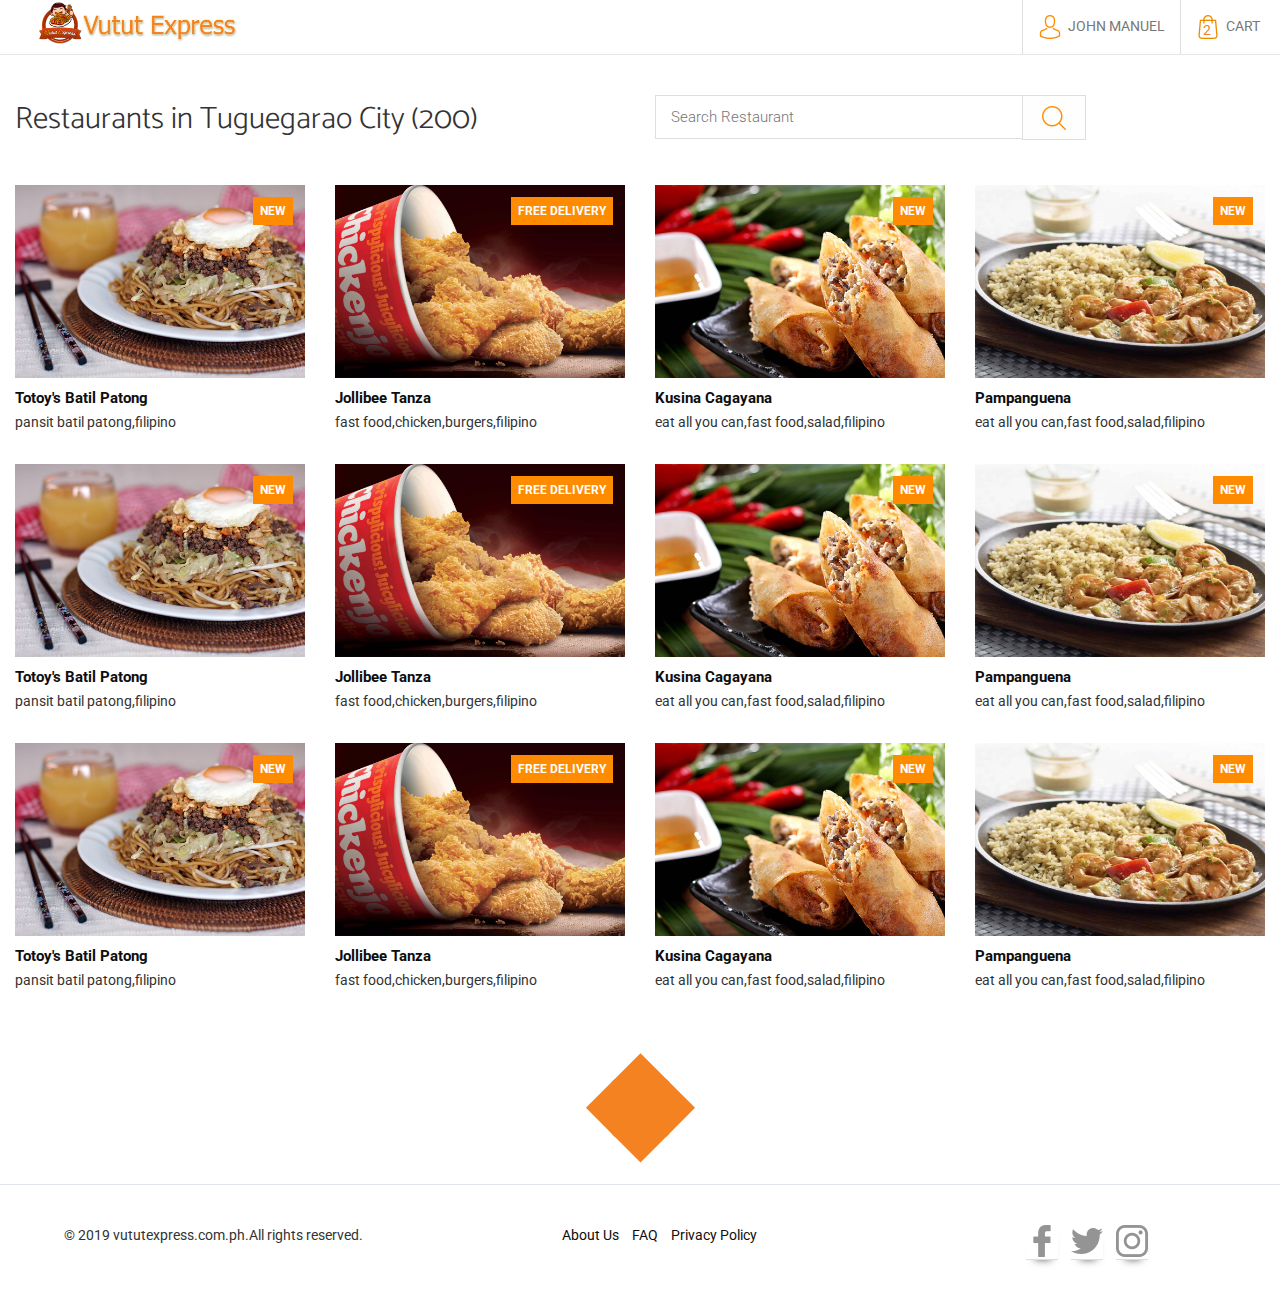
<file: restaurants-login.html>
<!DOCTYPE html>
<html lang="en">
<head>
    <title>Vutut Express Delivery</title>
    <meta charset="UTF-8">
    <meta name="viewport" content="width=device-width, initial-scale=1.0">
    <link rel="stylesheet" href="assets/css/bootstrap.min.css"> 
    <link href="https://fonts.googleapis.com/css?family=Roboto&display=swap" rel="stylesheet"> 
    <link href="https://fonts.googleapis.com/css?family=Catamaran&display=swap" rel="stylesheet"> 
    <link rel="stylesheet" href="assets/css/main.css">
    <link rel="shortcut icon" href="assets/images/main_images/favicon.png" type="image/x-icon">
    <link rel="icon" href="assets/images/main_images/favicon.png" type="image/x-icon">
</head>
<body>
<!--start header-->
    <nav class="navbar navbar-default navbar-fixed-top">
        <div class="navbar-holder">
            <!-- Brand and toggle get grouped for better mobile display -->
            <div class="navbar-header page-scroll">
                <button type="button" class="navbar-toggle" data-toggle="collapse" data-target="#bs-example-navbar-collapse-1">
                    <span class="sr-only">Toggle navigation</span>
                    <span class="icon-bar"></span>
                    <span class="icon-bar"></span>
                    <span class="icon-bar"></span>
                </button>
                <a class="navbar-brand" href="index.html"><img class="logo-img" src="assets/images/main_images/logo-vutut.png"></a>
            </div>
            <!-- Collect the nav links, forms, and other content for toggling -->
            <div class="collapse navbar-collapse" id="bs-example-navbar-collapse-1">
                <ul class="nav navbar-nav navbar-right">
                    <li class="hidden">
                        <a href="#page-top"></a>
                    </li>
                    <li class="border-show">
                        <a class="dropdown-toggle" data-toggle="dropdown" href="#"><img src="assets/images/main_images/avatar.png"/>&nbsp;&nbsp;<span></span>JOHN MANUEL</a>
                        <ul class="dropdown-menu">
                            <li><a href="my-orders.html">My Orders</a></li>
                            <li><a href="my-profile.html">Profile</a></li>
                            <li><a href="my-vouchers.html">Vouchers</a></li>
                            <li><a href="index.html">Logout</a></li>
                        </ul>
                    </li>
                    <li class="border-show">
                        <span class="cart-current-item-number">2</span><a href="#myModal" data-toggle="modal"><img src="assets/images/main_images/shopping-bag.png"/>&nbsp;&nbsp;CART</a>
                    </li>
                </ul>
            </div>
            <!-- /.navbar-collapse -->
        </div>
        <!-- /.container-fluid -->
    </nav>  
<!-- /.end header -->  
<!-- start content -->
    <section id="restaurant-list" class="container content-wrapper margin-top70">
        <div class="row">
            <div class="col-md-6">
                <span class="fat-title">Restaurants in Tuguegarao City (200)</span>
            </div>
            <div class="col-md-6">
                <form class="form-horizontal search-resto-form" role="form" action="#">
                    <div class="form-group">
                        <div class="col-md-12">
                            <div class="form-group row">
                                <div class="col-md-8">
                                    <input type="text" class="textbox-search-resto" id="inputKey" placeholder="Search Restaurant">
                                </div>
                                <div class="col-md-4">
                                        <button class="search-resto-button"></button>
                                </div>
                            </div>
                        </div>
                    </div>
                </form>
            </div>
        </div>
        <div class="row margin-bottom20">
                <div class="col-md-3 col-sm-6">
                    <div class="product-grid">
                        <a href="restaurant-details.html">
                            <div class="product-image">
                                <img class="pic-1" src="assets/images/main_restaurants/pancit-batil-patong.jpg">
                                <img class="pic-2" src="assets/images/main_restaurants/pancit-batil-patong.jpg">
                                <span class="product-trend-label">NEW</span>
                            </div> 
                        </a>
                        <div class="product-content">
                            <h3 class="title"><a href="restaurant-details.html">Totoy's Batil Patong</a></h3>
                            <div class="price">pansit batil patong,filipino</div>
                        </div>
                    </div>
                </div>
                <div class="col-md-3 col-sm-6">
                    <div class="product-grid">
                        <a href="restaurant-details.html">
                            <div class="product-image">                        
                                <img class="pic-1" src="assets/images/main_restaurants/jollibee-chicken.jpg">
                                <img class="pic-2" src="assets/images/main_restaurants/jollibee-chicken.jpg">
                                <span class="product-trend-label">FREE DELIVERY</span>
                            </div>
                        </a>
                        <div class="product-content">
                            <h3 class="title"><a href="restaurant-details.html">Jollibee Tanza</a></h3>
                            <div class="price">fast food,chicken,burgers,filipino</div>
                        </div>
                    </div>
                </div>
                <div class="col-md-3 col-sm-6">
                    <div class="product-grid">
                        <a href="restaurant-details.html">
                            <div class="product-image">                        
                                <img class="pic-1" src="assets/images/main_restaurants/kusina-cagayana.jpg">
                                <img class="pic-2" src="assets/images/main_restaurants/kusina-cagayana.jpg">                        
                                <span class="product-trend-label">NEW</span>
                            </div>
                        </a>
                        <div class="product-content">
                            <h3 class="title"><a href="restaurant-details.html">Kusina Cagayana</a></h3>
                            <div class="price">eat all you can,fast food,salad,filipino</div>
                        </div>
                    </div>
                </div> 
                <div class="col-md-3 col-sm-6">
                    <div class="product-grid">
                        <a href="restaurant-details.html">
                            <div class="product-image">
                                <img class="pic-1" src="assets/images/main_restaurants/pampanguena.jpg">
                                <img class="pic-2" src="assets/images/main_restaurants/pampanguena.jpg">
                                <span class="product-trend-label">New</span>
                            </div>
                        </a>
                        <div class="product-content">
                            <h3 class="title"><a href="#">Pampanguena</a></h3>
                            <div class="price">eat all you can,fast food,salad,filipino</div>
                        </div>
                    </div>
                </div>
            </div>
    
            <div class="row margin-bottom20 margin-top30">
                <div class="col-md-3 col-sm-6">
                    <div class="product-grid">
                        <a href="restaurant-details.html">
                            <div class="product-image">                        
                                <img class="pic-1" src="assets/images/main_restaurants/pancit-batil-patong.jpg">
                                <img class="pic-2" src="assets/images/main_restaurants/pancit-batil-patong.jpg">                        
                                <span class="product-trend-label">NEW</span>
                            </div>
                        </a>
                        <div class="product-content">
                            <h3 class="title"><a href="restaurant-details.html">Totoy's Batil Patong</a></h3>
                            <div class="price">pansit batil patong,filipino</div>
                        </div>
                    </div>
                </div>
                <div class="col-md-3 col-sm-6">
                    <div class="product-grid">
                        <a href="restaurant-details.html">
                            <div class="product-image">                        
                                <img class="pic-1" src="assets/images/main_restaurants/jollibee-chicken.jpg">
                                <img class="pic-2" src="assets/images/main_restaurants/jollibee-chicken.jpg">
                                <span class="product-trend-label">FREE DELIVERY</span>
                            </div>
                        </a>
                        <div class="product-content">
                            <h3 class="title"><a href="#">Jollibee Tanza</a></h3>
                            <div class="price">fast food,chicken,burgers,filipino</div>
                        </div>
                    </div>
                </div>
                <div class="col-md-3 col-sm-6">
                    <div class="product-grid">
                        <a href="restaurant-details.html">    
                            <div class="product-image">                        
                                <img class="pic-1" src="assets/images/main_restaurants/kusina-cagayana.jpg">
                                <img class="pic-2" src="assets/images/main_restaurants/kusina-cagayana.jpg">                        
                                <span class="product-trend-label">NEW</span>
                            </div>
                        </a>
                        <div class="product-content">
                            <h3 class="title"><a href="restaurant-details.html">Kusina Cagayana</a></h3>
                            <div class="price">eat all you can,fast food,salad,filipino</div>
                        </div>
                    </div>
                </div> 
                <div class="col-md-3 col-sm-6">
                    <div class="product-grid">
                        <a href="restaurant-details.html">
                            <div class="product-image">
                                <img class="pic-1" src="assets/images/main_restaurants/pampanguena.jpg">
                                <img class="pic-2" src="assets/images/main_restaurants/pampanguena.jpg">
                                <span class="product-trend-label">New</span>
                            </div>
                        </a>
                        <div class="product-content">
                            <h3 class="title"><a href="restaurant-details.html">Pampanguena</a></h3>
                            <div class="price">eat all you can,fast food,salad,filipino</div>
                        </div>
                    </div>
                </div>
            </div>
    
            <div class="row margin-bottom20 margin-top30">
                <div class="col-md-3 col-sm-6">
                    <div class="product-grid">
                        <a href="restaurant-details.html">    
                            <div class="product-image">                        
                                <img class="pic-1" src="assets/images/main_restaurants/pancit-batil-patong.jpg">
                                <img class="pic-2" src="assets/images/main_restaurants/pancit-batil-patong.jpg">                        
                                <span class="product-trend-label">NEW</span>                        
                            </div>
                        </a>
                        <div class="product-content">
                            <h3 class="title"><a href="restaurant-details.html">Totoy's Batil Patong</a></h3>
                            <div class="price">pansit batil patong,filipino</div>
                        </div>
                    </div>
                </div>
                <div class="col-md-3 col-sm-6">
                    <div class="product-grid">
                        <a href="restaurant-details.html">
                            <div class="product-image">
                                <img class="pic-1" src="assets/images/main_restaurants/jollibee-chicken.jpg">
                                <img class="pic-2" src="assets/images/main_restaurants/jollibee-chicken.jpg">
                                <span class="product-trend-label">FREE DELIVERY</span>
                            </div>
                        </a>
                        <div class="product-content">
                            <h3 class="title"><a href="restaurant-details.html">Jollibee Tanza</a></h3>
                            <div class="price">fast food,chicken,burgers,filipino</div>
                        </div>
                    </div>
                </div>
                <div class="col-md-3 col-sm-6">
                    <div class="product-grid">
                        <a href="restaurant-details.html">
                            <div class="product-image">
                                <img class="pic-1" src="assets/images/main_restaurants/kusina-cagayana.jpg">
                                <img class="pic-2" src="assets/images/main_restaurants/kusina-cagayana.jpg">
                                <span class="product-trend-label">NEW</span>
                            </div>
                        </a>
                        <div class="product-content">
                            <h3 class="title"><a href="restaurant-details.html">Kusina Cagayana</a></h3>
                            <div class="price">eat all you can,fast food,salad,filipino</div>
                        </div>
                    </div>
                </div> 
                <div class="col-md-3 col-sm-6">
                    <div class="product-grid">
                        <a href="restaurant-details.html">
                            <div class="product-image">                        
                                <img class="pic-1" src="assets/images/main_restaurants/pampanguena.jpg">
                                <img class="pic-2" src="assets/images/main_restaurants/pampanguena.jpg">
                                <span class="product-trend-label">New</span>
                            </div>
                        </a>
                        <div class="product-content">
                            <h3 class="title"><a href="restaurant-details.html">Pampanguena</a></h3>
                            <div class="price">eat all you can,fast food,salad,filipino</div>
                        </div>
                    </div>
                </div>
            </div>
        <div class="append-restos"></div>
        <div class="row margin-bottom20 margin-top30" style="text-align:center;">
            <div class="col-md-4 col-sm-12 center-block">
                    <div id="loader-cube" class="cssload-thecube">
                        <div class="cssload-cube cssload-c1"></div>
                        <div class="cssload-cube cssload-c2"></div>
                        <div class="cssload-cube cssload-c4"></div>
                        <div class="cssload-cube cssload-c3"></div>
                    </div>
                <!-- <button id="addRestoButton" class="btn btn-outline btn-warning">Browse More Restaurants</button> -->
            </div>
        </div>
    </section>
<!-- ./end content -->
<div class="clearfix"></div>
<!-- start footer -->
    <hr>
    <footer class="container content-wrapper">
        <div class="upper-part row">
            <div class="col-md-4 copyright-text">
                &copy; 2019 vututexpress.com.ph.All rights reserved.
            </div>
            <div class="special-links col-md-4">
                <ul>
                    <li><a href="about-us.html">About Us</a></li>
                    <li><a href="frequently-ask.html">FAQ</a></li>
                    <li><a href="privacy-policy.html">Privacy Policy</a></li>                    
                </ul>
            </div>
            <div class="social-media-icons col-md-4">
                <ul>
                    <li><span class="facebook-icon footer-icon"></span></li>
                    <li><span class="twitter-icon footer-icon"></span></li>
                    <li><span class="instagram-icon footer-icon"></span></li>
                </ul>
            </div>
        </div>
        <div class="clearfix"></div>
        <div class="upper-part row">
            <div class="col-md-8">
                
            </div>
            <div class="col-md-4">
                
            </div>
        </div>
    </footer>
<!-- ./end footer -->
<!-- start of modal -->
<div id="myModal" class="modal fade">
    <div class="modal-dialog modal-login">
        <div class="modal-content">
            <form action="index-login.html" method="post">
                <div class="modal-header">				
                    <h4 class="modal-title">Login</h4>
                    <button type="button" class="close" data-dismiss="modal" aria-hidden="true">&times;</button>
                </div>
                <div class="modal-body">				
                    <div class="form-group">
                        <label>Email</label>
                        <input type="email" class="form-control" required="required">
                    </div>
                    <div class="form-group">
                        <div class="clearfix">
                            <label>Password</label>
                            <a href="#myModalForgot" data-toggle="modal" class="pull-right text-muted"><small>Forgot?</small></a>
                        </div>
                        
                        <input type="password" class="form-control" required="required">
                    </div>
                </div>
                <div class="modal-footer">
                    <a href="#myModalRegister" data-toggle="modal" class="login-signup-text pull-left"> Don't have an account? Sign Up</a>
                    <input type="submit" class="btn btn-warning pull-right" value="Login">
                </div>
            </form>
        </div>
    </div>
</div> 
<!-- ./end of modal -->
<!-- start of modal -->
<div id="myModalForgot" class="modal fade">
    <div class="modal-dialog modal-login">
        <div class="modal-content">
            <form action="" method="post">
                <div class="modal-header">				
                    <h4 class="modal-title">Forgot Password</h4>
                    <button type="button" class="close" data-dismiss="modal" aria-hidden="true">&times;</button>
                </div>
                <div class="modal-body">				
                    <div class="form-group">
                        <label>Email</label>
                        <input type="email" class="form-control" required="required">
                    </div>
                </div>
                <div class="modal-footer">
                    <input type="submit" class="btn btn-warning pull-right" value="Send Password Reset Link">
                </div>
            </form>
        </div>
    </div>
</div> 
<!-- ./end of modal -->
<!-- start of modal -->
<div id="myModalRegister" class="modal fade">
    <div class="modal-dialog modal-login">
        <div class="modal-content">
            <form action="" method="post">
                <div class="modal-header">				
                    <h4 class="modal-title">Register</h4>
                    <button type="button" class="close" data-dismiss="modal" aria-hidden="true">&times;</button>
                </div>
                <div class="modal-body">				
                    <div class="form-group">
                        <label>First Name</label>
                        <input type="text" class="form-control" required="required">
                    </div>
                    <div class="form-group">
                        <label>Last Name</label>
                        <input type="text" class="form-control" required="required">
                    </div>
                    <div class="form-group">
                        <label>Email Name</label>
                        <input type="email" class="form-control" required="required">
                    </div>
                    <div class="form-group">
                        <label>Mobile Number</label>
                        <input type="text" class="form-control" required="required">
                    </div>
                    <div class="form-group">
                        <label>Password</label>
                        <input type="password" class="form-control" required="required">
                    </div>
                </div>
                <div class="modal-footer">
                    <a href="#myModalRegister" data-toggle="modal" class="login-signup-text pull-left"> Login now?</a>
                    <input type="submit" class="btn btn-warning pull-right" value="Login">
                </div>
            </form>
        </div>
    </div>
</div> 
<!-- ./end of modal -->
</body>
<script src="assets/js/jquery-1.11.1.min.js"></script>
<script src="assets/js/bootstrap.min.js"></script>
<!-- start of custom js script -->
<script>
    $(document).ready(function(){
        $("#addRestoButton").click(function(){
            $(".append-restos").append("<div class='row margin-bottom20 margin-top30'><div class='col-md-3 col-sm-6'><div class='product-grid'><div class='product-image'><a href='#'><img class='pic-1' src='assets/images/main_restaurants/pancit-batil-patong.jpg'><img class='pic-2' src='assets/images/main_restaurants/pancit-batil-patong.jpg'></a><span class='product-trend-label'>NEW</span></div><div class='product-content'><h3 class='title'><a href='#'>Totoy's Batil Patong</a></h3><div class='price'>pansit batil patong,filipino</div></div></div></div><div class='col-md-3 col-sm-6'><div class='product-grid'><div class='product-image'><a href='#'><img class='pic-1' src='assets/images/main_restaurants/pancit-batil-patong.jpg'><img class='pic-2' src='assets/images/main_restaurants/pancit-batil-patong.jpg'></a><span class='product-trend-label'>NEW</span></div><div class='product-content'><h3 class='title'><a href='#'>Totoy's Batil Patong</a></h3><div class='price'>pansit batil patong,filipino</div></div></div></div><div class='col-md-3 col-sm-6'><div class='product-grid'><div class='product-image'><a href='#'><img class='pic-1' src='assets/images/main_restaurants/pancit-batil-patong.jpg'><img class='pic-2' src='assets/images/main_restaurants/pancit-batil-patong.jpg'></a><span class='product-trend-label'>NEW</span></div><div class='product-content'><h3 class='title'><a href='#'>Totoy's Batil Patong</a></h3><div class='price'>pansit batil patong,filipino</div></div></div></div><div class='col-md-3 col-sm-6'><div class='product-grid'><div class='product-image'><a href='#'><img class='pic-1' src='assets/images/main_restaurants/pancit-batil-patong.jpg'><img class='pic-2' src='assets/images/main_restaurants/pancit-batil-patong.jpg'></a><span class='product-trend-label'>NEW</span></div><div class='product-content'><h3 class='title'><a href='#'>Totoy's Batil Patong</a></h3><div class='price'>pansit batil patong,filipino</div></div></div></div></div><div class='row margin-bottom20 margin-top30'><div class='col-md-3 col-sm-6'><div class='product-grid'><div class='product-image'><a href='#'><img class='pic-1' src='assets/images/main_restaurants/pancit-batil-patong.jpg'><img class='pic-2' src='assets/images/main_restaurants/pancit-batil-patong.jpg'></a><span class='product-trend-label'>NEW</span></div><div class='product-content'><h3 class='title'><a href='#'>Totoy's Batil Patong</a></h3><div class='price'>pansit batil patong,filipino</div></div></div></div><div class='col-md-3 col-sm-6'><div class='product-grid'><div class='product-image'><a href='#'><img class='pic-1' src='assets/images/main_restaurants/pancit-batil-patong.jpg'><img class='pic-2' src='assets/images/main_restaurants/pancit-batil-patong.jpg'></a><span class='product-trend-label'>NEW</span></div><div class='product-content'><h3 class='title'><a href='#'>Totoy's Batil Patong</a></h3><div class='price'>pansit batil patong,filipino</div></div></div></div><div class='col-md-3 col-sm-6'><div class='product-grid'><div class='product-image'><a href='#'><img class='pic-1' src='assets/images/main_restaurants/pancit-batil-patong.jpg'><img class='pic-2' src='assets/images/main_restaurants/pancit-batil-patong.jpg'></a><span class='product-trend-label'>NEW</span></div><div class='product-content'><h3 class='title'><a href='#'>Totoy's Batil Patong</a></h3><div class='price'>pansit batil patong,filipino</div></div></div></div><div class='col-md-3 col-sm-6'><div class='product-grid'><div class='product-image'><a href='#'><img class='pic-1' src='assets/images/main_restaurants/pancit-batil-patong.jpg'><img class='pic-2' src='assets/images/main_restaurants/pancit-batil-patong.jpg'></a><span class='product-trend-label'>NEW</span></div><div class='product-content'><h3 class='title'><a href='#'>Totoy's Batil Patong</a></h3><div class='price'>pansit batil patong,filipino</div></div></div></div></div>");
        });
    });
    $(window).scroll(function(){
        var img_count = $("#restaurant-list img").length;
        if (img_count < 200) {
            if ($(document).height() - $(this).height() == $(this).scrollTop()) {
                $("#loader-cube").addClass("loader-show");
                setTimeout(function(){
                    $("#loader-cube").removeClass("loader-hide");
                    $(".append-restos").append("<div class='row margin-bottom20 margin-top30'><div class='col-md-3 col-sm-6'><div class='product-grid'><div class='product-image'><a href='#'><img class='pic-1' src='assets/images/main_restaurants/pancit-batil-patong.jpg'><img class='pic-2' src='assets/images/main_restaurants/pancit-batil-patong.jpg'></a><span class='product-trend-label'>NEW</span></div><div class='product-content'><h3 class='title'><a href='#'>Totoy's Batil Patong</a></h3><div class='price'>pansit batil patong,filipino</div></div></div></div><div class='col-md-3 col-sm-6'><div class='product-grid'><div class='product-image'><a href='#'><img class='pic-1' src='assets/images/main_restaurants/pancit-batil-patong.jpg'><img class='pic-2' src='assets/images/main_restaurants/pancit-batil-patong.jpg'></a><span class='product-trend-label'>NEW</span></div><div class='product-content'><h3 class='title'><a href='#'>Totoy's Batil Patong</a></h3><div class='price'>pansit batil patong,filipino</div></div></div></div><div class='col-md-3 col-sm-6'><div class='product-grid'><div class='product-image'><a href='#'><img class='pic-1' src='assets/images/main_restaurants/pancit-batil-patong.jpg'><img class='pic-2' src='assets/images/main_restaurants/pancit-batil-patong.jpg'></a><span class='product-trend-label'>NEW</span></div><div class='product-content'><h3 class='title'><a href='#'>Totoy's Batil Patong</a></h3><div class='price'>pansit batil patong,filipino</div></div></div></div><div class='col-md-3 col-sm-6'><div class='product-grid'><div class='product-image'><a href='#'><img class='pic-1' src='assets/images/main_restaurants/pancit-batil-patong.jpg'><img class='pic-2' src='assets/images/main_restaurants/pancit-batil-patong.jpg'></a><span class='product-trend-label'>NEW</span></div><div class='product-content'><h3 class='title'><a href='#'>Totoy's Batil Patong</a></h3><div class='price'>pansit batil patong,filipino</div></div></div></div></div><div class='row margin-bottom20 margin-top30'><div class='col-md-3 col-sm-6'><div class='product-grid'><div class='product-image'><a href='#'><img class='pic-1' src='assets/images/main_restaurants/pancit-batil-patong.jpg'><img class='pic-2' src='assets/images/main_restaurants/pancit-batil-patong.jpg'></a><span class='product-trend-label'>NEW</span></div><div class='product-content'><h3 class='title'><a href='#'>Totoy's Batil Patong</a></h3><div class='price'>pansit batil patong,filipino</div></div></div></div><div class='col-md-3 col-sm-6'><div class='product-grid'><div class='product-image'><a href='#'><img class='pic-1' src='assets/images/main_restaurants/pancit-batil-patong.jpg'><img class='pic-2' src='assets/images/main_restaurants/pancit-batil-patong.jpg'></a><span class='product-trend-label'>NEW</span></div><div class='product-content'><h3 class='title'><a href='#'>Totoy's Batil Patong</a></h3><div class='price'>pansit batil patong,filipino</div></div></div></div><div class='col-md-3 col-sm-6'><div class='product-grid'><div class='product-image'><a href='#'><img class='pic-1' src='assets/images/main_restaurants/pancit-batil-patong.jpg'><img class='pic-2' src='assets/images/main_restaurants/pancit-batil-patong.jpg'></a><span class='product-trend-label'>NEW</span></div><div class='product-content'><h3 class='title'><a href='#'>Totoy's Batil Patong</a></h3><div class='price'>pansit batil patong,filipino</div></div></div></div><div class='col-md-3 col-sm-6'><div class='product-grid'><div class='product-image'><a href='#'><img class='pic-1' src='assets/images/main_restaurants/pancit-batil-patong.jpg'><img class='pic-2' src='assets/images/main_restaurants/pancit-batil-patong.jpg'></a><span class='product-trend-label'>NEW</span></div><div class='product-content'><h3 class='title'><a href='#'>Totoy's Batil Patong</a></h3><div class='price'>pansit batil patong,filipino</div></div></div></div></div>");
                },1000);
            }
        } else {
            $("#loader-cube").addClass("loader-hide");
        }
        console.log(img_count)
    });
    $(".facebook-icon").click(function(){
        document.location.href = "facebook.html";
    });        
    $(".twitter-icon").click(function(){
        document.location.href = "twitter.html";
    });        
    $(".instagram-icon").click(function(){
        document.location.href = "instagram.html";
    });      
</script>
<!-- ./end custom js script -->
</html>
</file>
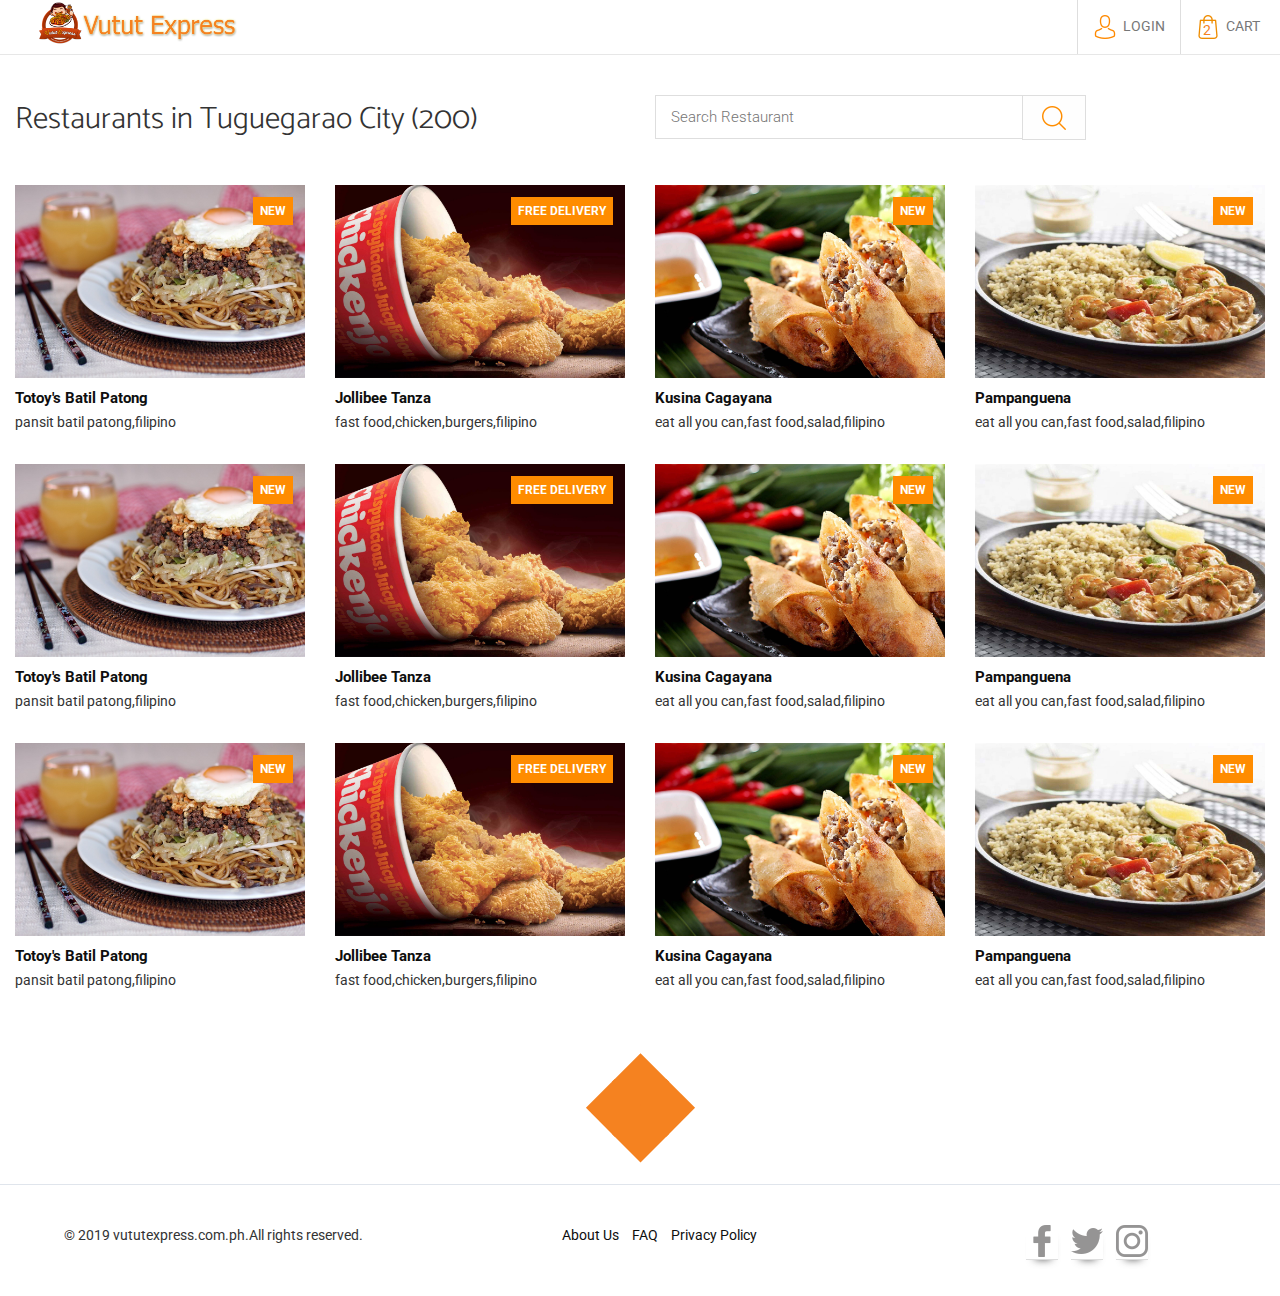
<file: restaurants.html>
<!DOCTYPE html>
<html lang="en">
<head>
    <title>Vutut Express Delivery</title>
    <meta charset="UTF-8">
    <meta name="viewport" content="width=device-width, initial-scale=1.0">
    <link rel="stylesheet" href="assets/css/bootstrap.min.css"> 
    <link href="https://fonts.googleapis.com/css?family=Roboto&display=swap" rel="stylesheet"> 
    <link href="https://fonts.googleapis.com/css?family=Catamaran&display=swap" rel="stylesheet"> 
    <link rel="stylesheet" href="assets/css/main.css">
    <link rel="shortcut icon" href="assets/images/main_images/favicon.png" type="image/x-icon">
    <link rel="icon" href="assets/images/main_images/favicon.png" type="image/x-icon">
</head>
<body>
<!--start header-->
    <nav class="navbar navbar-default navbar-fixed-top">
        <div class="navbar-holder">
            <!-- Brand and toggle get grouped for better mobile display -->
            <div class="navbar-header page-scroll">
                <button type="button" class="navbar-toggle" data-toggle="collapse" data-target="#bs-example-navbar-collapse-1">
                    <span class="sr-only">Toggle navigation</span>
                    <span class="icon-bar"></span>
                    <span class="icon-bar"></span>
                    <span class="icon-bar"></span>
                </button>
                <a class="navbar-brand" href="index.html"><img class="logo-img" src="assets/images/main_images/logo-vutut.png"></a>
            </div>
            <!-- Collect the nav links, forms, and other content for toggling -->
            <div class="collapse navbar-collapse" id="bs-example-navbar-collapse-1">
                <ul class="nav navbar-nav navbar-right">
                    <li class="hidden">
                        <a href="#page-top"></a>
                    </li>
                    <li class="border-show">
                        <a href="#myModal" data-toggle="modal"><img src="assets/images/main_images/avatar.png"/>&nbsp;&nbsp;<span></span>LOGIN</a>
                    </li>
                    <li class="border-show">
                        <span class="cart-current-item-number">2</span><a href="#myModal" data-toggle="modal"><img src="assets/images/main_images/shopping-bag.png"/>&nbsp;&nbsp;CART</a>
                    </li>
                </ul>
            </div>
            <!-- /.navbar-collapse -->
        </div>
        <!-- /.container-fluid -->
    </nav>  
<!-- /.end header -->  
<!-- start content -->
    <section id="restaurant-list" class="container content-wrapper margin-top70">
        <div class="row">
            <div class="col-md-6">
                <span class="fat-title">Restaurants in Tuguegarao City (200)</span>
            </div>
            <div class="col-md-6">
                <form class="form-horizontal search-resto-form" role="form" action="#">
                    <div class="form-group">
                        <div class="col-md-12">
                            <div class="form-group row">
                                <div class="col-md-8">
                                    <input type="text" class="textbox-search-resto" id="inputKey" placeholder="Search Restaurant">
                                </div>
                                <div class="col-md-4">
                                        <button class="search-resto-button"></button>
                                </div>
                            </div>
                        </div>
                    </div>
                </form>
            </div>
        </div>
        <div class="row margin-bottom20">
                <div class="col-md-3 col-sm-6">
                    <div class="product-grid">
                        <a href="restaurant-details.html">
                            <div class="product-image">
                                <img class="pic-1" src="assets/images/main_restaurants/pancit-batil-patong.jpg">
                                <img class="pic-2" src="assets/images/main_restaurants/pancit-batil-patong.jpg">
                                <span class="product-trend-label">NEW</span>
                            </div> 
                        </a>
                        <div class="product-content">
                            <h3 class="title"><a href="restaurant-details.html">Totoy's Batil Patong</a></h3>
                            <div class="price">pansit batil patong,filipino</div>
                        </div>
                    </div>
                </div>
                <div class="col-md-3 col-sm-6">
                    <div class="product-grid">
                        <a href="restaurant-details.html">
                            <div class="product-image">                        
                                <img class="pic-1" src="assets/images/main_restaurants/jollibee-chicken.jpg">
                                <img class="pic-2" src="assets/images/main_restaurants/jollibee-chicken.jpg">
                                <span class="product-trend-label">FREE DELIVERY</span>
                            </div>
                        </a>
                        <div class="product-content">
                            <h3 class="title"><a href="restaurant-details.html">Jollibee Tanza</a></h3>
                            <div class="price">fast food,chicken,burgers,filipino</div>
                        </div>
                    </div>
                </div>
                <div class="col-md-3 col-sm-6">
                    <div class="product-grid">
                        <a href="restaurant-details.html">
                            <div class="product-image">                        
                                <img class="pic-1" src="assets/images/main_restaurants/kusina-cagayana.jpg">
                                <img class="pic-2" src="assets/images/main_restaurants/kusina-cagayana.jpg">                        
                                <span class="product-trend-label">NEW</span>
                            </div>
                        </a>
                        <div class="product-content">
                            <h3 class="title"><a href="restaurant-details.html">Kusina Cagayana</a></h3>
                            <div class="price">eat all you can,fast food,salad,filipino</div>
                        </div>
                    </div>
                </div> 
                <div class="col-md-3 col-sm-6">
                    <div class="product-grid">
                        <a href="restaurant-details.html">
                            <div class="product-image">
                                <img class="pic-1" src="assets/images/main_restaurants/pampanguena.jpg">
                                <img class="pic-2" src="assets/images/main_restaurants/pampanguena.jpg">
                                <span class="product-trend-label">New</span>
                            </div>
                        </a>
                        <div class="product-content">
                            <h3 class="title"><a href="#">Pampanguena</a></h3>
                            <div class="price">eat all you can,fast food,salad,filipino</div>
                        </div>
                    </div>
                </div>
            </div>
    
            <div class="row margin-bottom20 margin-top30">
                <div class="col-md-3 col-sm-6">
                    <div class="product-grid">
                        <a href="restaurant-details.html">
                            <div class="product-image">                        
                                <img class="pic-1" src="assets/images/main_restaurants/pancit-batil-patong.jpg">
                                <img class="pic-2" src="assets/images/main_restaurants/pancit-batil-patong.jpg">                        
                                <span class="product-trend-label">NEW</span>
                            </div>
                        </a>
                        <div class="product-content">
                            <h3 class="title"><a href="restaurant-details.html">Totoy's Batil Patong</a></h3>
                            <div class="price">pansit batil patong,filipino</div>
                        </div>
                    </div>
                </div>
                <div class="col-md-3 col-sm-6">
                    <div class="product-grid">
                        <a href="restaurant-details.html">
                            <div class="product-image">                        
                                <img class="pic-1" src="assets/images/main_restaurants/jollibee-chicken.jpg">
                                <img class="pic-2" src="assets/images/main_restaurants/jollibee-chicken.jpg">
                                <span class="product-trend-label">FREE DELIVERY</span>
                            </div>
                        </a>
                        <div class="product-content">
                            <h3 class="title"><a href="#">Jollibee Tanza</a></h3>
                            <div class="price">fast food,chicken,burgers,filipino</div>
                        </div>
                    </div>
                </div>
                <div class="col-md-3 col-sm-6">
                    <div class="product-grid">
                        <a href="restaurant-details.html">    
                            <div class="product-image">                        
                                <img class="pic-1" src="assets/images/main_restaurants/kusina-cagayana.jpg">
                                <img class="pic-2" src="assets/images/main_restaurants/kusina-cagayana.jpg">                        
                                <span class="product-trend-label">NEW</span>
                            </div>
                        </a>
                        <div class="product-content">
                            <h3 class="title"><a href="restaurant-details.html">Kusina Cagayana</a></h3>
                            <div class="price">eat all you can,fast food,salad,filipino</div>
                        </div>
                    </div>
                </div> 
                <div class="col-md-3 col-sm-6">
                    <div class="product-grid">
                        <a href="restaurant-details.html">
                            <div class="product-image">
                                <img class="pic-1" src="assets/images/main_restaurants/pampanguena.jpg">
                                <img class="pic-2" src="assets/images/main_restaurants/pampanguena.jpg">
                                <span class="product-trend-label">New</span>
                            </div>
                        </a>
                        <div class="product-content">
                            <h3 class="title"><a href="restaurant-details.html">Pampanguena</a></h3>
                            <div class="price">eat all you can,fast food,salad,filipino</div>
                        </div>
                    </div>
                </div>
            </div>
    
            <div class="row margin-bottom20 margin-top30">
                <div class="col-md-3 col-sm-6">
                    <div class="product-grid">
                        <a href="restaurant-details.html">    
                            <div class="product-image">                        
                                <img class="pic-1" src="assets/images/main_restaurants/pancit-batil-patong.jpg">
                                <img class="pic-2" src="assets/images/main_restaurants/pancit-batil-patong.jpg">                        
                                <span class="product-trend-label">NEW</span>                        
                            </div>
                        </a>
                        <div class="product-content">
                            <h3 class="title"><a href="restaurant-details.html">Totoy's Batil Patong</a></h3>
                            <div class="price">pansit batil patong,filipino</div>
                        </div>
                    </div>
                </div>
                <div class="col-md-3 col-sm-6">
                    <div class="product-grid">
                        <a href="restaurant-details.html">
                            <div class="product-image">
                                <img class="pic-1" src="assets/images/main_restaurants/jollibee-chicken.jpg">
                                <img class="pic-2" src="assets/images/main_restaurants/jollibee-chicken.jpg">
                                <span class="product-trend-label">FREE DELIVERY</span>
                            </div>
                        </a>
                        <div class="product-content">
                            <h3 class="title"><a href="restaurant-details.html">Jollibee Tanza</a></h3>
                            <div class="price">fast food,chicken,burgers,filipino</div>
                        </div>
                    </div>
                </div>
                <div class="col-md-3 col-sm-6">
                    <div class="product-grid">
                        <a href="restaurant-details.html">
                            <div class="product-image">
                                <img class="pic-1" src="assets/images/main_restaurants/kusina-cagayana.jpg">
                                <img class="pic-2" src="assets/images/main_restaurants/kusina-cagayana.jpg">
                                <span class="product-trend-label">NEW</span>
                            </div>
                        </a>
                        <div class="product-content">
                            <h3 class="title"><a href="restaurant-details.html">Kusina Cagayana</a></h3>
                            <div class="price">eat all you can,fast food,salad,filipino</div>
                        </div>
                    </div>
                </div> 
                <div class="col-md-3 col-sm-6">
                    <div class="product-grid">
                        <a href="restaurant-details.html">
                            <div class="product-image">                        
                                <img class="pic-1" src="assets/images/main_restaurants/pampanguena.jpg">
                                <img class="pic-2" src="assets/images/main_restaurants/pampanguena.jpg">
                                <span class="product-trend-label">New</span>
                            </div>
                        </a>
                        <div class="product-content">
                            <h3 class="title"><a href="restaurant-details.html">Pampanguena</a></h3>
                            <div class="price">eat all you can,fast food,salad,filipino</div>
                        </div>
                    </div>
                </div>
            </div>
        <div class="append-restos"></div>
        <div class="row margin-bottom20 margin-top30" style="text-align:center;">
            <div class="col-md-4 col-sm-12 center-block">
                    <div id="loader-cube" class="cssload-thecube">
                        <div class="cssload-cube cssload-c1"></div>
                        <div class="cssload-cube cssload-c2"></div>
                        <div class="cssload-cube cssload-c4"></div>
                        <div class="cssload-cube cssload-c3"></div>
                    </div>
                <!-- <button id="addRestoButton" class="btn btn-outline btn-warning">Browse More Restaurants</button> -->
            </div>
        </div>
    </section>
<!-- ./end content -->
<div class="clearfix"></div>
<!-- start footer -->
    <hr>
    <footer class="container content-wrapper">
        <div class="upper-part row">
            <div class="col-md-4 copyright-text">
                &copy; 2019 vututexpress.com.ph.All rights reserved.
            </div>
            <div class="special-links col-md-4">
                <ul>
                    <li><a href="about-us.html">About Us</a></li>
                    <li><a href="frequently-ask.html">FAQ</a></li>
                    <li><a href="privacy-policy.html">Privacy Policy</a></li>                    
                </ul>
            </div>
            <div class="social-media-icons col-md-4">
                <ul>
                    <li><span class="facebook-icon footer-icon"></span></li>
                    <li><span class="twitter-icon footer-icon"></span></li>
                    <li><span class="instagram-icon footer-icon"></span></li>
                </ul>
            </div>
        </div>
        <div class="clearfix"></div>
        <div class="upper-part row">
            <div class="col-md-8">
                
            </div>
            <div class="col-md-4">
                
            </div>
        </div>
    </footer>
<!-- ./end footer -->
<!-- start of modal -->
<div id="myModal" class="modal fade">
    <div class="modal-dialog modal-login">
        <div class="modal-content">
            <form action="index-login.html" method="post">
                <div class="modal-header">				
                    <h4 class="modal-title">Login</h4>
                    <button type="button" class="close" data-dismiss="modal" aria-hidden="true">&times;</button>
                </div>
                <div class="modal-body">				
                    <div class="form-group">
                        <label>Email</label>
                        <input type="email" class="form-control" required="required">
                    </div>
                    <div class="form-group">
                        <div class="clearfix">
                            <label>Password</label>
                            <a href="#myModalForgot" data-toggle="modal" class="pull-right text-muted"><small>Forgot?</small></a>
                        </div>
                        
                        <input type="password" class="form-control" required="required">
                    </div>
                </div>
                <div class="modal-footer">
                    <a href="#myModalRegister" data-toggle="modal" class="login-signup-text pull-left"> Don't have an account? Sign Up</a>
                    <input type="submit" class="btn btn-warning pull-right" value="Login">
                </div>
            </form>
        </div>
    </div>
</div> 
<!-- ./end of modal -->
<!-- start of modal -->
<div id="myModalForgot" class="modal fade">
    <div class="modal-dialog modal-login">
        <div class="modal-content">
            <form action="" method="post">
                <div class="modal-header">				
                    <h4 class="modal-title">Forgot Password</h4>
                    <button type="button" class="close" data-dismiss="modal" aria-hidden="true">&times;</button>
                </div>
                <div class="modal-body">				
                    <div class="form-group">
                        <label>Email</label>
                        <input type="email" class="form-control" required="required">
                    </div>
                </div>
                <div class="modal-footer">
                    <input type="submit" class="btn btn-warning pull-right" value="Send Password Reset Link">
                </div>
            </form>
        </div>
    </div>
</div> 
<!-- ./end of modal -->
<!-- start of modal -->
<div id="myModalRegister" class="modal fade">
    <div class="modal-dialog modal-login">
        <div class="modal-content">
            <form action="" method="post">
                <div class="modal-header">				
                    <h4 class="modal-title">Register</h4>
                    <button type="button" class="close" data-dismiss="modal" aria-hidden="true">&times;</button>
                </div>
                <div class="modal-body">				
                    <div class="form-group">
                        <label>First Name</label>
                        <input type="text" class="form-control" required="required">
                    </div>
                    <div class="form-group">
                        <label>Last Name</label>
                        <input type="text" class="form-control" required="required">
                    </div>
                    <div class="form-group">
                        <label>Email Name</label>
                        <input type="email" class="form-control" required="required">
                    </div>
                    <div class="form-group">
                        <label>Mobile Number</label>
                        <input type="text" class="form-control" required="required">
                    </div>
                    <div class="form-group">
                        <label>Password</label>
                        <input type="password" class="form-control" required="required">
                    </div>
                </div>
                <div class="modal-footer">
                    <a href="#myModalRegister" data-toggle="modal" class="login-signup-text pull-left"> Login now?</a>
                    <input type="submit" class="btn btn-warning pull-right" value="Login">
                </div>
            </form>
        </div>
    </div>
</div> 
<!-- ./end of modal -->
</body>
<script src="assets/js/jquery-1.11.1.min.js"></script>
<script src="assets/js/bootstrap.min.js"></script>
<!-- start of custom js script -->
<script>
    $(document).ready(function(){
        $("#addRestoButton").click(function(){
            $(".append-restos").append("<div class='row margin-bottom20 margin-top30'><div class='col-md-3 col-sm-6'><div class='product-grid'><div class='product-image'><a href='#'><img class='pic-1' src='assets/images/main_restaurants/pancit-batil-patong.jpg'><img class='pic-2' src='assets/images/main_restaurants/pancit-batil-patong.jpg'></a><span class='product-trend-label'>NEW</span></div><div class='product-content'><h3 class='title'><a href='#'>Totoy's Batil Patong</a></h3><div class='price'>pansit batil patong,filipino</div></div></div></div><div class='col-md-3 col-sm-6'><div class='product-grid'><div class='product-image'><a href='#'><img class='pic-1' src='assets/images/main_restaurants/pancit-batil-patong.jpg'><img class='pic-2' src='assets/images/main_restaurants/pancit-batil-patong.jpg'></a><span class='product-trend-label'>NEW</span></div><div class='product-content'><h3 class='title'><a href='#'>Totoy's Batil Patong</a></h3><div class='price'>pansit batil patong,filipino</div></div></div></div><div class='col-md-3 col-sm-6'><div class='product-grid'><div class='product-image'><a href='#'><img class='pic-1' src='assets/images/main_restaurants/pancit-batil-patong.jpg'><img class='pic-2' src='assets/images/main_restaurants/pancit-batil-patong.jpg'></a><span class='product-trend-label'>NEW</span></div><div class='product-content'><h3 class='title'><a href='#'>Totoy's Batil Patong</a></h3><div class='price'>pansit batil patong,filipino</div></div></div></div><div class='col-md-3 col-sm-6'><div class='product-grid'><div class='product-image'><a href='#'><img class='pic-1' src='assets/images/main_restaurants/pancit-batil-patong.jpg'><img class='pic-2' src='assets/images/main_restaurants/pancit-batil-patong.jpg'></a><span class='product-trend-label'>NEW</span></div><div class='product-content'><h3 class='title'><a href='#'>Totoy's Batil Patong</a></h3><div class='price'>pansit batil patong,filipino</div></div></div></div></div><div class='row margin-bottom20 margin-top30'><div class='col-md-3 col-sm-6'><div class='product-grid'><div class='product-image'><a href='#'><img class='pic-1' src='assets/images/main_restaurants/pancit-batil-patong.jpg'><img class='pic-2' src='assets/images/main_restaurants/pancit-batil-patong.jpg'></a><span class='product-trend-label'>NEW</span></div><div class='product-content'><h3 class='title'><a href='#'>Totoy's Batil Patong</a></h3><div class='price'>pansit batil patong,filipino</div></div></div></div><div class='col-md-3 col-sm-6'><div class='product-grid'><div class='product-image'><a href='#'><img class='pic-1' src='assets/images/main_restaurants/pancit-batil-patong.jpg'><img class='pic-2' src='assets/images/main_restaurants/pancit-batil-patong.jpg'></a><span class='product-trend-label'>NEW</span></div><div class='product-content'><h3 class='title'><a href='#'>Totoy's Batil Patong</a></h3><div class='price'>pansit batil patong,filipino</div></div></div></div><div class='col-md-3 col-sm-6'><div class='product-grid'><div class='product-image'><a href='#'><img class='pic-1' src='assets/images/main_restaurants/pancit-batil-patong.jpg'><img class='pic-2' src='assets/images/main_restaurants/pancit-batil-patong.jpg'></a><span class='product-trend-label'>NEW</span></div><div class='product-content'><h3 class='title'><a href='#'>Totoy's Batil Patong</a></h3><div class='price'>pansit batil patong,filipino</div></div></div></div><div class='col-md-3 col-sm-6'><div class='product-grid'><div class='product-image'><a href='#'><img class='pic-1' src='assets/images/main_restaurants/pancit-batil-patong.jpg'><img class='pic-2' src='assets/images/main_restaurants/pancit-batil-patong.jpg'></a><span class='product-trend-label'>NEW</span></div><div class='product-content'><h3 class='title'><a href='#'>Totoy's Batil Patong</a></h3><div class='price'>pansit batil patong,filipino</div></div></div></div></div>");
        });
    });
    $(window).scroll(function(){
        var img_count = $("#restaurant-list img").length;
        if (img_count < 200) {
            if ($(document).height() - $(this).height() == $(this).scrollTop()) {
                $("#loader-cube").addClass("loader-show");
                setTimeout(function(){
                    $("#loader-cube").removeClass("loader-hide");
                    $(".append-restos").append("<div class='row margin-bottom20 margin-top30'><div class='col-md-3 col-sm-6'><div class='product-grid'><div class='product-image'><a href='#'><img class='pic-1' src='assets/images/main_restaurants/pancit-batil-patong.jpg'><img class='pic-2' src='assets/images/main_restaurants/pancit-batil-patong.jpg'></a><span class='product-trend-label'>NEW</span></div><div class='product-content'><h3 class='title'><a href='#'>Totoy's Batil Patong</a></h3><div class='price'>pansit batil patong,filipino</div></div></div></div><div class='col-md-3 col-sm-6'><div class='product-grid'><div class='product-image'><a href='#'><img class='pic-1' src='assets/images/main_restaurants/pancit-batil-patong.jpg'><img class='pic-2' src='assets/images/main_restaurants/pancit-batil-patong.jpg'></a><span class='product-trend-label'>NEW</span></div><div class='product-content'><h3 class='title'><a href='#'>Totoy's Batil Patong</a></h3><div class='price'>pansit batil patong,filipino</div></div></div></div><div class='col-md-3 col-sm-6'><div class='product-grid'><div class='product-image'><a href='#'><img class='pic-1' src='assets/images/main_restaurants/pancit-batil-patong.jpg'><img class='pic-2' src='assets/images/main_restaurants/pancit-batil-patong.jpg'></a><span class='product-trend-label'>NEW</span></div><div class='product-content'><h3 class='title'><a href='#'>Totoy's Batil Patong</a></h3><div class='price'>pansit batil patong,filipino</div></div></div></div><div class='col-md-3 col-sm-6'><div class='product-grid'><div class='product-image'><a href='#'><img class='pic-1' src='assets/images/main_restaurants/pancit-batil-patong.jpg'><img class='pic-2' src='assets/images/main_restaurants/pancit-batil-patong.jpg'></a><span class='product-trend-label'>NEW</span></div><div class='product-content'><h3 class='title'><a href='#'>Totoy's Batil Patong</a></h3><div class='price'>pansit batil patong,filipino</div></div></div></div></div><div class='row margin-bottom20 margin-top30'><div class='col-md-3 col-sm-6'><div class='product-grid'><div class='product-image'><a href='#'><img class='pic-1' src='assets/images/main_restaurants/pancit-batil-patong.jpg'><img class='pic-2' src='assets/images/main_restaurants/pancit-batil-patong.jpg'></a><span class='product-trend-label'>NEW</span></div><div class='product-content'><h3 class='title'><a href='#'>Totoy's Batil Patong</a></h3><div class='price'>pansit batil patong,filipino</div></div></div></div><div class='col-md-3 col-sm-6'><div class='product-grid'><div class='product-image'><a href='#'><img class='pic-1' src='assets/images/main_restaurants/pancit-batil-patong.jpg'><img class='pic-2' src='assets/images/main_restaurants/pancit-batil-patong.jpg'></a><span class='product-trend-label'>NEW</span></div><div class='product-content'><h3 class='title'><a href='#'>Totoy's Batil Patong</a></h3><div class='price'>pansit batil patong,filipino</div></div></div></div><div class='col-md-3 col-sm-6'><div class='product-grid'><div class='product-image'><a href='#'><img class='pic-1' src='assets/images/main_restaurants/pancit-batil-patong.jpg'><img class='pic-2' src='assets/images/main_restaurants/pancit-batil-patong.jpg'></a><span class='product-trend-label'>NEW</span></div><div class='product-content'><h3 class='title'><a href='#'>Totoy's Batil Patong</a></h3><div class='price'>pansit batil patong,filipino</div></div></div></div><div class='col-md-3 col-sm-6'><div class='product-grid'><div class='product-image'><a href='#'><img class='pic-1' src='assets/images/main_restaurants/pancit-batil-patong.jpg'><img class='pic-2' src='assets/images/main_restaurants/pancit-batil-patong.jpg'></a><span class='product-trend-label'>NEW</span></div><div class='product-content'><h3 class='title'><a href='#'>Totoy's Batil Patong</a></h3><div class='price'>pansit batil patong,filipino</div></div></div></div></div>");
                },1000);
            }
        } else {
            $("#loader-cube").addClass("loader-hide");
        }
        console.log(img_count)
    });
    $(".facebook-icon").click(function(){
        document.location.href = "facebook.html";
    });        
    $(".twitter-icon").click(function(){
        document.location.href = "twitter.html";
    });        
    $(".instagram-icon").click(function(){
        document.location.href = "instagram.html";
    });  
</script>
<!-- ./end custom js script -->
</html>
</file>
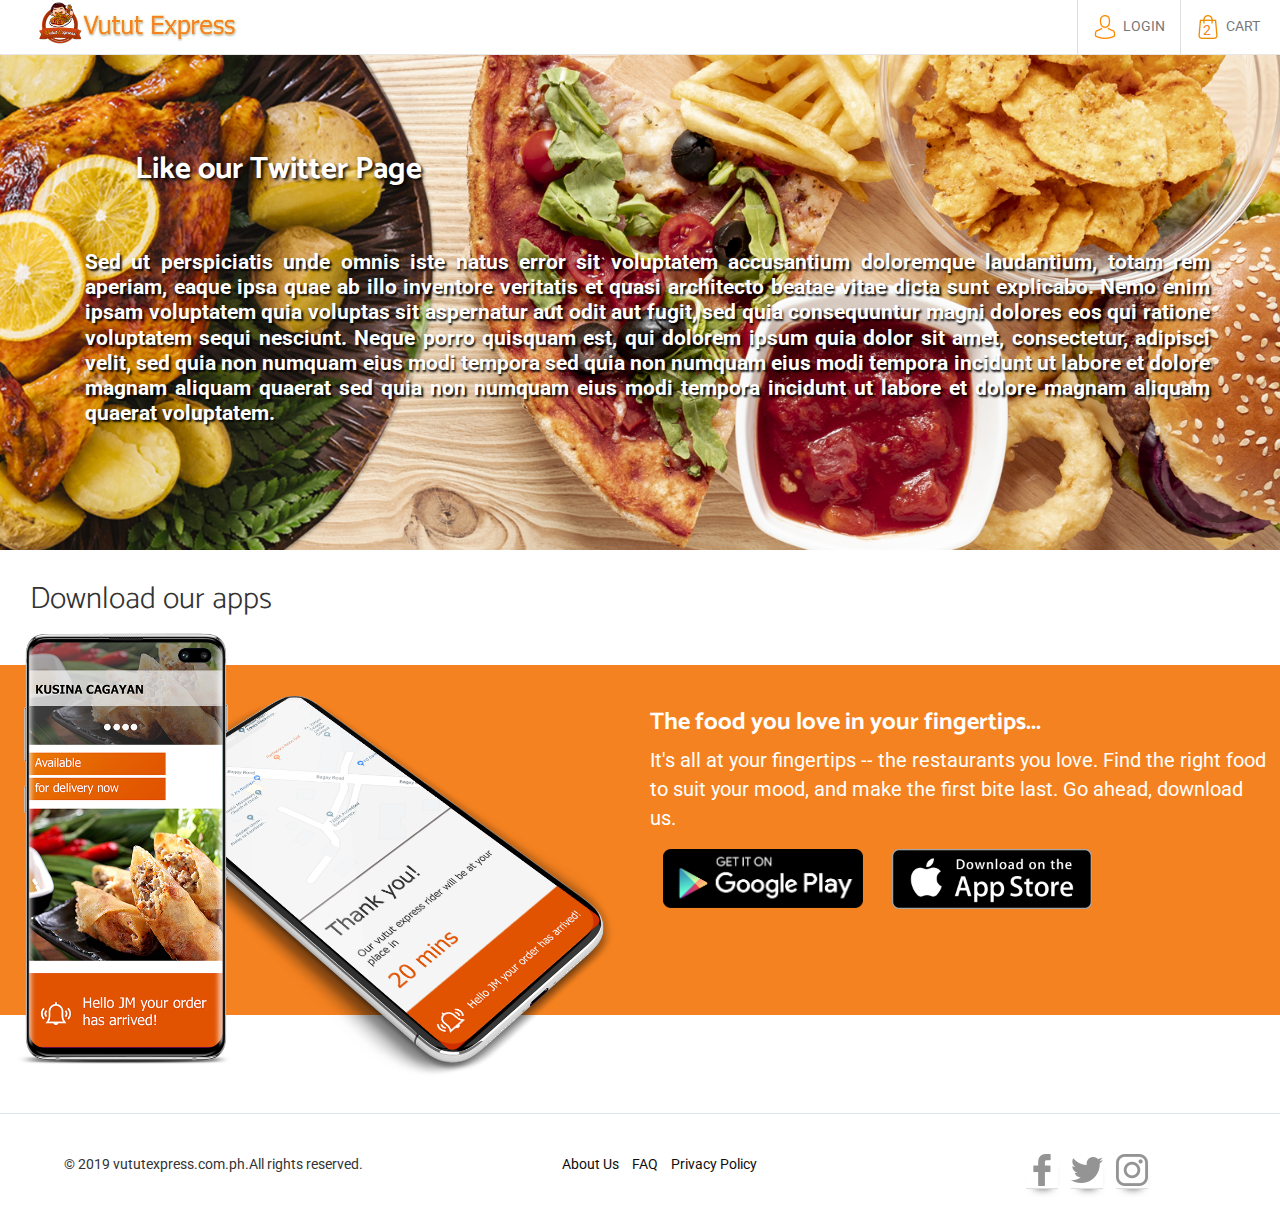
<file: twitter.html>
<!DOCTYPE html>
<html lang="en">
<head>
    <title>Vutut Express Delivery | Frequently Asked Questions</title>
    <meta charset="UTF-8">
    <meta name="viewport" content="width=device-width, initial-scale=1.0">    
    <link rel="stylesheet" href="assets/css/bootstrap.min.css"> 
    <link href="https://fonts.googleapis.com/css?family=Roboto&display=swap" rel="stylesheet"> 
    <link href="https://fonts.googleapis.com/css?family=Catamaran&display=swap" rel="stylesheet"> 
    <link rel="stylesheet" href="assets/css/main.css">
    <link rel="shortcut icon" href="assets/images/main_images/favicon.png" type="image/x-icon">
    <link rel="icon" href="assets/images/main_images/favicon.png" type="image/x-icon">
</head>
<body>
<!--start header-->
    <nav class="navbar navbar-default navbar-fixed-top">
        <div class="navbar-holder">
            <!-- Brand and toggle get grouped for better mobile display -->
            <div class="navbar-header page-scroll">
                <button type="button" class="navbar-toggle" data-toggle="collapse" data-target="#bs-example-navbar-collapse-1">
                    <span class="sr-only">Toggle navigation</span>
                    <span class="icon-bar"></span>
                    <span class="icon-bar"></span>
                    <span class="icon-bar"></span>
                </button>
                <a class="navbar-brand" href="index.html"><img class="logo-img" src="assets/images/main_images/logo-vutut.png"></a>
            </div>
            <!-- Collect the nav links, forms, and other content for toggling -->
            <div class="collapse navbar-collapse" id="bs-example-navbar-collapse-1">
                <ul class="nav navbar-nav navbar-right">
                    <li class="hidden">
                        <a href="#page-top"></a>
                    </li>
                    <li class="border-show">
                        <a href="#myModal" data-toggle="modal"><img src="assets/images/main_images/avatar.png"/>&nbsp;&nbsp;<span></span>LOGIN</a>
                    </li>
                    <li class="border-show">
                        <span class="cart-current-item-number">2</span><a href="#myModal" data-toggle="modal"><img src="assets/images/main_images/shopping-bag.png"/>&nbsp;&nbsp;CART</a>
                    </li>
                </ul>
            </div>
            <!-- /.navbar-collapse -->
        </div>
        <!-- /.container-fluid -->
    </nav>  
    <!-- start curtain -->
    <header id="page-top" style="background-image: url(assets/images/main_images/header-image.jpg);background-size: cover;background-position: center;">
        <div class="container box-holder">
            <div class="col-md-12">
                <span class="title-concept fat-title">Like our Twitter Page</br/></span>
                <span class="subtitle">Sed ut perspiciatis unde omnis iste natus error sit voluptatem accusantium doloremque laudantium, totam rem aperiam, eaque ipsa quae ab illo inventore veritatis et quasi architecto beatae vitae dicta sunt explicabo. Nemo enim ipsam voluptatem quia voluptas sit aspernatur aut odit aut fugit, sed quia consequuntur magni dolores eos qui ratione voluptatem sequi nesciunt. Neque porro quisquam est, qui dolorem ipsum quia dolor sit amet, consectetur, adipisci velit, 
                    sed quia non numquam eius modi tempora sed quia non numquam eius modi tempora incidunt ut labore et dolore magnam aliquam quaerat sed quia non numquam eius modi tempora incidunt ut labore et dolore magnam aliquam quaerat voluptatem.</span>
            </div> 
        </div>
    </header>     
    <!-- /.end curtain -->
<!-- /.end header -->  
<div class="clearfix"></div>
<!-- start mobile apps section -->
    <section class="container content-wrapper apps-section">
        <div class="col-md-12">
            <span class="fat-title">Download our apps</span>
        </div>
        <div class="clearfix"></div>
        <div class="row orange-bg-lower-height orange-bg">
            <div class="col-md-6 mobile-apps">
                <img class="img-mobile-apps" src="assets/images/main_images/mobile-apps.png">
            </div>
            <div class="col-md-6 mobile-apps-text">
                <h3>The food you love in your fingertips...</h3>
                <p>It's all at your fingertips -- the restaurants you love. Find the right food to suit your mood, and make the first bite last. Go ahead, download us.</p>
                <a class="btn btn-phone" href="#"><img src="assets/images/main_images/google-play-badge.png"/></a>
                <a class="btn btn-phone" href="#"><img src="assets/images/main_images/download-on-the-app-store.png"/></a>
            </div>
        </div>
    </section>
<!-- ./end mobile apps section -->
<div class="clearfix"></div>
<!-- start footer -->
    <hr>
    <footer class="container content-wrapper">
        <div class="upper-part row">
            <div class="col-md-4 copyright-text">
                &copy; 2019 vututexpress.com.ph.All rights reserved.
            </div>
            <div class="special-links col-md-4">
                <ul>
                    <li><a href="about-us.html">About Us</a></li>
                    <li><a href="frequently-ask.html">FAQ</a></li>
                    <li><a href="privacy-policy.html">Privacy Policy</a></li>                    
                </ul>
            </div>
            <div class="social-media-icons col-md-4">
                <ul>
                    <li><span class="facebook-icon footer-icon"></span></li>
                    <li><span class="twitter-icon footer-icon"></span></li>
                    <li><span class="instagram-icon footer-icon"></span></li>
                </ul>
            </div>
        </div>
        <div class="clearfix"></div>
        <div class="upper-part row">
            <div class="col-md-8">
                
            </div>
            <div class="col-md-4">
            </div>
        </div>
    </footer>
<!-- ./end footer -->
<!-- start of modal -->
<div id="myModal" class="modal fade">
    <div class="modal-dialog modal-login">
        <div class="modal-content">
            <form action="index-login.html" method="post">
                <div class="modal-header">				
                    <h4 class="modal-title">Login</h4>
                    <button type="button" class="close" data-dismiss="modal" aria-hidden="true">&times;</button>
                </div>
                <div class="modal-body">				
                    <div class="form-group">
                        <label>Email</label>
                        <input type="email" class="form-control" required="required">
                    </div>
                    <div class="form-group">
                        <div class="clearfix">
                            <label>Password</label>
                            <a href="#myModalForgot" data-toggle="modal" class="pull-right text-muted"><small>Forgot?</small></a>
                        </div>
                        
                        <input type="password" class="form-control" required="required">
                    </div>
                </div>
                <div class="modal-footer">
                    <a href="#myModalRegister" data-toggle="modal" class="login-signup-text pull-left"> Don't have an account? Sign Up</a>
                    <input type="submit" class="btn btn-warning pull-right" value="Login">
                </div>
            </form>
        </div>
    </div>
</div> 
<!-- ./end of modal -->
<!-- start of modal -->
<div id="myModalForgot" class="modal fade">
    <div class="modal-dialog modal-login">
        <div class="modal-content">
            <form action="" method="post">
                <div class="modal-header">				
                    <h4 class="modal-title">Forgot Password</h4>
                    <button type="button" class="close" data-dismiss="modal" aria-hidden="true">&times;</button>
                </div>
                <div class="modal-body">				
                    <div class="form-group">
                        <label>Email</label>
                        <input type="email" class="form-control" required="required">
                    </div>
                </div>
                <div class="modal-footer">
                    <input type="submit" class="btn btn-warning pull-right" value="Send Password Reset Link">
                </div>
            </form>
        </div>
    </div>
</div> 
<!-- ./end of modal -->
<!-- start of modal -->
<div id="myModalRegister" class="modal fade">
    <div class="modal-dialog modal-login">
        <div class="modal-content">
            <form action="" method="post">
                <div class="modal-header">				
                    <h4 class="modal-title">Register</h4>
                    <button type="button" class="close" data-dismiss="modal" aria-hidden="true">&times;</button>
                </div>
                <div class="modal-body">				
                    <div class="form-group">
                        <label>First Name</label>
                        <input type="text" class="form-control" required="required">
                    </div>
                    <div class="form-group">
                        <label>Last Name</label>
                        <input type="text" class="form-control" required="required">
                    </div>
                    <div class="form-group">
                        <label>Email Name</label>
                        <input type="email" class="form-control" required="required">
                    </div>
                    <div class="form-group">
                        <label>Mobile Number</label>
                        <input type="text" class="form-control" required="required">
                    </div>
                    <div class="form-group">
                        <label>Password</label>
                        <input type="password" class="form-control" required="required">
                    </div>
                </div>
                <div class="modal-footer">
                    <a href="#myModalRegister" data-toggle="modal" class="login-signup-text pull-left"> Login now?</a>
                    <input type="submit" class="btn btn-warning pull-right" value="Login">
                </div>
            </form>
        </div>
    </div>
</div> 
<!-- ./end of modal -->
</body>
<script src="assets/js/jquery-1.11.1.min.js"></script>
<script src="assets/js/bootstrap.min.js"></script>
<!-- start of custom js script -->
<script>
    $(document).ready(function(){
        $("#addRestoButton").click(function(){
            $(".append-restos").append("<div class='row margin-bottom20 margin-top30'><div class='col-md-3 col-sm-6'><div class='product-grid'><div class='product-image'><a href='#'><img class='pic-1' src='assets/images/main_restaurants/pancit-batil-patong.jpg'><img class='pic-2' src='assets/images/main_restaurants/pancit-batil-patong.jpg'></a><span class='product-trend-label'>NEW</span></div><div class='product-content'><h3 class='title'><a href='#'>Totoy's Batil Patong</a></h3><div class='price'>pansit batil patong,filipino</div></div></div></div><div class='col-md-3 col-sm-6'><div class='product-grid'><div class='product-image'><a href='#'><img class='pic-1' src='assets/images/main_restaurants/pancit-batil-patong.jpg'><img class='pic-2' src='assets/images/main_restaurants/pancit-batil-patong.jpg'></a><span class='product-trend-label'>NEW</span></div><div class='product-content'><h3 class='title'><a href='#'>Totoy's Batil Patong</a></h3><div class='price'>pansit batil patong,filipino</div></div></div></div><div class='col-md-3 col-sm-6'><div class='product-grid'><div class='product-image'><a href='#'><img class='pic-1' src='assets/images/main_restaurants/pancit-batil-patong.jpg'><img class='pic-2' src='assets/images/main_restaurants/pancit-batil-patong.jpg'></a><span class='product-trend-label'>NEW</span></div><div class='product-content'><h3 class='title'><a href='#'>Totoy's Batil Patong</a></h3><div class='price'>pansit batil patong,filipino</div></div></div></div><div class='col-md-3 col-sm-6'><div class='product-grid'><div class='product-image'><a href='#'><img class='pic-1' src='assets/images/main_restaurants/pancit-batil-patong.jpg'><img class='pic-2' src='assets/images/main_restaurants/pancit-batil-patong.jpg'></a><span class='product-trend-label'>NEW</span></div><div class='product-content'><h3 class='title'><a href='#'>Totoy's Batil Patong</a></h3><div class='price'>pansit batil patong,filipino</div></div></div></div></div><div class='row margin-bottom20 margin-top30'><div class='col-md-3 col-sm-6'><div class='product-grid'><div class='product-image'><a href='#'><img class='pic-1' src='assets/images/main_restaurants/pancit-batil-patong.jpg'><img class='pic-2' src='assets/images/main_restaurants/pancit-batil-patong.jpg'></a><span class='product-trend-label'>NEW</span></div><div class='product-content'><h3 class='title'><a href='#'>Totoy's Batil Patong</a></h3><div class='price'>pansit batil patong,filipino</div></div></div></div><div class='col-md-3 col-sm-6'><div class='product-grid'><div class='product-image'><a href='#'><img class='pic-1' src='assets/images/main_restaurants/pancit-batil-patong.jpg'><img class='pic-2' src='assets/images/main_restaurants/pancit-batil-patong.jpg'></a><span class='product-trend-label'>NEW</span></div><div class='product-content'><h3 class='title'><a href='#'>Totoy's Batil Patong</a></h3><div class='price'>pansit batil patong,filipino</div></div></div></div><div class='col-md-3 col-sm-6'><div class='product-grid'><div class='product-image'><a href='#'><img class='pic-1' src='assets/images/main_restaurants/pancit-batil-patong.jpg'><img class='pic-2' src='assets/images/main_restaurants/pancit-batil-patong.jpg'></a><span class='product-trend-label'>NEW</span></div><div class='product-content'><h3 class='title'><a href='#'>Totoy's Batil Patong</a></h3><div class='price'>pansit batil patong,filipino</div></div></div></div><div class='col-md-3 col-sm-6'><div class='product-grid'><div class='product-image'><a href='#'><img class='pic-1' src='assets/images/main_restaurants/pancit-batil-patong.jpg'><img class='pic-2' src='assets/images/main_restaurants/pancit-batil-patong.jpg'></a><span class='product-trend-label'>NEW</span></div><div class='product-content'><h3 class='title'><a href='#'>Totoy's Batil Patong</a></h3><div class='price'>pansit batil patong,filipino</div></div></div></div></div>");
        });
        $("#user-navigation").click(function(){
            $(this).removeClass("locate-user-icon");
            $(this).addClass("ajax-loader");
            setTimeout(function(){
                var items = ['Carig Sur','Carig Norte','Anaffunan','Cataggamman Pardo','Cataggamman Nuevo','Cataggaman Viejo','Bagay','Pallua','Buntun','Ugac Sur','Ugac Norte','Tanza','Balzain'];
                var item = items[Math.floor(Math.random()*items.length)];
                $("#inputKey").val(item+" ,Tuguegarao City, Cagayan").fadeIn(5000);
                $("#user-navigation").removeClass("ajax-loader");
                $("#user-navigation").addClass("locate-user-icon");                
            },3000);
        });
        $(".facebook-icon").click(function(){
            document.location.href = "facebook.html";
        });        
        $(".twitter-icon").click(function(){
            document.location.href = "twitter.html";
        });        
        $(".instagram-icon").click(function(){
            document.location.href = "instagram.html";
        });  
    });
</script>
<!-- ./end custom js script -->
</html>
</file>
<file: assets/css/main.css>
*{
    font-family: 'Roboto',sans-serif;
}
.navbar{
    z-index:999999;
}
.navbar-default{
    background-color:#fff;
    /**-webkit-box-shadow: 0px 0px 3px 0px rgba(0,0,0,0.75);
    -moz-box-shadow: 0px 0px 3px 0px rgba(0,0,0,0.75);
    box-shadow: 0px 0px 3px 0px rgba(0,0,0,0.75);    **/
}
.text-resto,.textbox-search{
    outline:none;
}
.nobottommargin-withtopmargin{
    margin-top:20px;
    margin-bottom:0!important;
}
.close:hover{
    background:none;
}
.navbar-holder{
    padding-left:20px;
    padding-right:20px;
}
header {
    text-align: center;
    color: #fff;
    background: #F58220;
    /**position: fixed;**/
    width:100%;
    z-index: 1;
    height: 550px;
    overflow: hidden;
    top: 0;
    left: 0;
}
header.resto-details{
    text-align: center;
    color: #fff;
    background: #F58220;
    /**position: fixed;**/
    width:100%;
    z-index: 1;
    height: 320px;
    overflow: hidden;
    top: 0;
    left: 0;    
}
.resto-details .title-concept{
    /* background-color:#dedede; */
    padding:5px 20px;
}
.resto-details .opening-info{
    background-color:#FF8C00;
    padding:5px 20px;
    margin-top:135px;
    width:10%;
    margin-left:250px;
    font-weight: bold;
    border-radius:3px;
}
.content-wrapper{
    background-color: white;
    top: 100%;
    min-height: 12%;
    /**position:absolute;**/
    z-index: 2;
    width: 100%;
}
.login-signup-text{
    font-size:12px;
    margin-top:13px;
}    
.box-holder{
    /**border-radius: 13px;
    box-shadow: 0 14px 28px rgba(0,0,0,0.25), 0 10px 10px rgba(0,0,0,0.22);**/
}
.margin-top250{
    margin-top:250px;
    background-color: transparent;
}
.title-concept{
    margin-top:150px;
}
.subtitle{
    margin-top:250px;
    line-height:1.2em;
    font-size:1.5em;
    display:block;
    text-align:justify;
}
.title-concept,.subtitle{
    position: absolute;
    color:#fff!important;
    font-weight: bolder!important;
    text-shadow: 0.075em 0.08em 0.1em rgba(0, 0, 0, 1);
}
.restaurant-name{
    margin-top:105px;
    position:absolute;
    color:#fff!important;
    font-weight: bolder!important;
    box-shadow: 0 2px 28px 0 rgba(0,0,0,0.12);
    text-shadow: 0.075em 0.08em 0.1em rgba(0, 0, 0, 1);
}
.location-form{
    background: #fff;
    padding: 35px 15px 5px 15px;
    box-shadow: 0 2px 28px 0 rgba(0,0,0,0.12);
    margin-top:250px;
    /**add**/
    position:absolute;
    border:1px solid #dedede;
    width:75%;
    border-radius:5px;
    margin-left:-30px;
}
.textbox-search{
    z-index:1;
    border:1px solid #dedede;
    color:#333;
    height:65px;
    display: block;
    padding: 12px 15px;
    width:100%;
    -webkit-appearance: none;
    line-height: 1em;
    font-size:1.5em;
    transition:all 150ms;
    font-weight: 300;
}
.search-resto-form{
    margin-top:25px;
}
.textbox-search-resto{
    z-index:1;
    border:1px solid #dedede;
    color:#333;
    display: block;
    padding: 12px 15px;
    width:100%;
    -webkit-appearance: none;
    line-height: 1em;
    font-size:1.1em;
    transition:all 150ms;
    font-weight: 300;
    outline: 0;
}
.search-resto-button{
    background: url('../images/main_images/search.png');
    height: 24px;
    width: 24px;    
    padding:0 31px;
    transition:all 200ms cubic-bezier(0.25, 0.46, 0.45, 0.94);
    position: absolute;
    margin-top:0;
    margin-left:-60px;
    height: 45px;
    width:10px;
    background-repeat: no-repeat;
    background-position:center;
    border:1px solid #dedede;
    background-color:#fefefe;
    outline:0;
}
.search-resto-button:hover{
    background-color: #CCD3DD;
}
button{
    padding:0 31px;
    line-height: 62px;
    height: 64px;
    width:100%;
    background-color: #f58220;
    border-color: #f58220;
    color: #fff;
    text-align:center;
    text-transform: uppercase;
    font-size:1.4rem;
    font-weight: 700;
    text-align: center;
    /* border-radius: unset; */
    vertical-align: middle;
    white-space: nowrap;
    word-wrap: normal;
    transition: all 200ms cubic-bezier(0.25, 0.46, 0.45, 0.94);
    position: relative;
    border:0;
}
button:hover{
    background-color:#ed7513;
}
.form-group{
    /**margin-bottom:0;**/
}
.product-grid{
    font-family: 'Roboto', sans-serif;
    position: relative;
}
.product-grid:hover{
    cursor: pointer;
}
.product-grid .product-image{
    overflow: hidden;
    position: relative;
}
.product-grid .product-image:before{
    content: "";
    background: rgba(0,0,0,0.3);
    width: 100%;
    height: 100%;
    opacity: 0;
    position: absolute;
    top: 0;
    left: 0;
    z-index: 1;
    transition: all 0.4s ease-out 0s;
}
.product-grid:hover .product-image:before{ 
    opacity: 1; 
}
.product-grid .product-image a{ 
    display: block; 
}
.product-grid .product-image img{
    width: 100%;
    height: auto;
}
.product-image .pic-1{
    opacity: 1;
    backface-visibility: hidden;
    transition: all 0.4s ease-out 0s;
}
.product-grid:hover .product-image .pic-1{ 
    opacity: 0; 
}
.product-image .pic-2{
    width: 100%;
    height: 100%;
    opacity: 0;
    backface-visibility: hidden;
    transform: scale(3);
    position: absolute;
    top: 0;
    left: 0;
    transition: all 0.4s ease-out 0s;
}
.product-grid:hover .product-image .pic-2 {
    opacity: 1;
    transform: scale(1);
}
.product-image .product-trend-label,
.product-image .product-discount-label{
    content: "";
    color: #fff;
    background-color: #FF8C00;
    font-size: 12px;
    line-height: 28px;
    font-weight: 700;
    text-align: center;
    text-transform: uppercase;
    padding: 0 7px;
    position: absolute;
    top: 12px;
    right: 12px;
    z-index: 3;
}
.product-image .product-discount-label{
    background-color: var(--main-color);
    left: auto;
    right: 12px;
}
.product-grid .social {
    padding: 0;
    margin: 0;
    list-style: none;
    transform: translateY(-50%);
    position: absolute;
    top: 50%;
    left: 10px;
    z-index: 4;
}
.product-grid .social li {
    margin: 0 0 12px;
    opacity: 0;
    transform: translateX(-60px);
    transition: transform .3s ease-out 0s;
}
.product-grid:hover .social li {
    opacity: 1;
    transform: translateX(0);
}
.product-grid:hover .social li:nth-child(2){ 
    transition-delay: 0.1s; 
}
.product-grid:hover .social li:nth-child(3){ 
    transition-delay: 0.2s; 
}
.product-grid:hover .social li:nth-child(4){ 
    transition-delay: 0.3s; 
}
.product-grid .social li a {
    color: #fff;
    font-size: 22px;
    transition: all 0.3s;
}
.product-grid .social li a:hover { 
    color: var(--main-color);
}
.product-grid .social li a:before,
.product-grid .social li a:after{
    content: attr(data-tip);
    color: #000;
    background: #fff;
    font-size: 14px;
    padding: 5px 10px;
    white-space: nowrap;
    display: none;
    transform: translateY(-50%);
    position: absolute;
    left: 33px;
    top: 50%;
    transition: all 0.3s;
}
.product-grid .social li a:after{
    content: '';
    background: linear-gradient(-45deg, #fff 49%, transparent 50%);
    width: 10px;
    height: 10px;
    top: 40%;
    left: 20px;
}
.product-grid .social li a:hover:before,
.product-grid .social li a:hover:after{
    display: block;
}
.product-grid .product-content{ padding: 12px 0; }
.product-grid .title{
    font-size: 15px;
    font-weight: bold;
    text-transform: capitalize;
    margin: 0 0 5px;
}
.product-grid .title a{ color: #0e0e0e; }
.product-grid .title a:hover{ color: var(--main-color); }
.product-grid .price{
    color: #333;
    font-size: 14px;
    font-weight: 400;
}
.product-grid .price span{
    color: #333;
    text-decoration: line-through;
    margin-right: 3px;
}
.product-grid .price.discount{ color: var(--main-color); }
/* start of modal */
.modal{
    z-index:9999999;
}
.modal-login {
    width: 320px;
}
.modal-login .modal-content {
    border: none;
}
.modal-login .modal-header {
    position: relative;
    justify-content: center;
    background: #f2f2f2;
}
.modal-header{
    border-top-left-radius: 5px;
    border-top-right-radius: 5px;
}
.modal-footer{
    border-bottom-left-radius: 5px;
    border-bottom-right-radius: 5px;
}
.modal-login .modal-body {
    padding: 30px;
}
.modal-login .modal-footer {
    background: #f2f2f2;
}
.modal-login h4 {
    text-align: center;
    font-size: 26px;
}
.modal-login label {
    font-weight: normal;
    font-size: 13px;
}
.modal-login .form-control, .modal-login .btn {
    min-height: 38px;
    border-radius: 2px; 
}
.modal-login .hint-text {
    text-align: center;
}
.modal-login .close {
    position: absolute;
    top: -10px;
    right: -140px;
}
.modal-login .checkbox-inline {
    margin-top: 12px;
}
.modal-login input[type="checkbox"]{
    margin-top: 2px;
}
.modal-login .btn {
    min-width: 100px;
    border: none;
    line-height: normal;
}
.modal-login .hint-text a {
    color: #999;
}
/* ./end of modal */
/* loading in restaurant list */
.cssload-thecube {
    width: 73px;
    height: 73px;
    margin: 0 auto;
    margin-top: 49px;
    position: relative;
    transform: rotateZ(45deg);
        -o-transform: rotateZ(45deg);
        -ms-transform: rotateZ(45deg);
        -webkit-transform: rotateZ(45deg);
        -moz-transform: rotateZ(45deg);
}
.cssload-thecube .cssload-cube {
    position: relative;
    transform: rotateZ(45deg);
        -o-transform: rotateZ(45deg);
        -ms-transform: rotateZ(45deg);
        -webkit-transform: rotateZ(45deg);
        -moz-transform: rotateZ(45deg);
}
.cssload-thecube .cssload-cube {
    float: left;
    width: 50%;
    height: 50%;
    position: relative;
    transform: scale(1.1);
        -o-transform: scale(1.1);
        -ms-transform: scale(1.1);
        -webkit-transform: scale(1.1);
        -moz-transform: scale(1.1);
}
.cssload-thecube .cssload-cube:before {
    content: "";
    position: absolute;
    top: 0;
    left: 0;
    width: 100%;
    height: 100%;
    background-color:#F58220;
    animation: cssload-fold-thecube 2.76s infinite linear both;
        -o-animation: cssload-fold-thecube 2.76s infinite linear both;
        -ms-animation: cssload-fold-thecube 2.76s infinite linear both;
        -webkit-animation: cssload-fold-thecube 2.76s infinite linear both;
        -moz-animation: cssload-fold-thecube 2.76s infinite linear both;
    transform-origin: 100% 100%;
        -o-transform-origin: 100% 100%;
        -ms-transform-origin: 100% 100%;
        -webkit-transform-origin: 100% 100%;
        -moz-transform-origin: 100% 100%;
}
.cssload-thecube .cssload-c2 {
    transform: scale(1.1) rotateZ(90deg);
        -o-transform: scale(1.1) rotateZ(90deg);
        -ms-transform: scale(1.1) rotateZ(90deg);
        -webkit-transform: scale(1.1) rotateZ(90deg);
        -moz-transform: scale(1.1) rotateZ(90deg);
}
.cssload-thecube .cssload-c3 {
    transform: scale(1.1) rotateZ(180deg);
        -o-transform: scale(1.1) rotateZ(180deg);
        -ms-transform: scale(1.1) rotateZ(180deg);
        -webkit-transform: scale(1.1) rotateZ(180deg);
        -moz-transform: scale(1.1) rotateZ(180deg);
}
.cssload-thecube .cssload-c4 {
    transform: scale(1.1) rotateZ(270deg);
        -o-transform: scale(1.1) rotateZ(270deg);
        -ms-transform: scale(1.1) rotateZ(270deg);
        -webkit-transform: scale(1.1) rotateZ(270deg);
        -moz-transform: scale(1.1) rotateZ(270deg);
}
.cssload-thecube .cssload-c2:before {
    animation-delay: 0.35s;
        -o-animation-delay: 0.35s;
        -ms-animation-delay: 0.35s;
        -webkit-animation-delay: 0.35s;
        -moz-animation-delay: 0.35s;
}
.cssload-thecube .cssload-c3:before {
    animation-delay: 0.69s;
        -o-animation-delay: 0.69s;
        -ms-animation-delay: 0.69s;
        -webkit-animation-delay: 0.69s;
        -moz-animation-delay: 0.69s;
}
.cssload-thecube .cssload-c4:before {
    animation-delay: 1.04s;
        -o-animation-delay: 1.04s;
        -ms-animation-delay: 1.04s;
        -webkit-animation-delay: 1.04s;
        -moz-animation-delay: 1.04s;
}
@keyframes cssload-fold-thecube {
    0%, 10% {
        transform: perspective(136px) rotateX(-180deg);
        opacity: 0;
    }
    25%,
                75% {
        transform: perspective(136px) rotateX(0deg);
        opacity: 1;
    }
    90%,
                100% {
        transform: perspective(136px) rotateY(180deg);
        opacity: 0;
    }
}
@-o-keyframes cssload-fold-thecube {
    0%, 10% {
        -o-transform: perspective(136px) rotateX(-180deg);
        opacity: 0;
    }
    25%,
                75% {
        -o-transform: perspective(136px) rotateX(0deg);
        opacity: 1;
    }
    90%,
                100% {
        -o-transform: perspective(136px) rotateY(180deg);
        opacity: 0;
    }
}
@-ms-keyframes cssload-fold-thecube {
    0%, 10% {
        -ms-transform: perspective(136px) rotateX(-180deg);
        opacity: 0;
    }
    25%,
                75% {
        -ms-transform: perspective(136px) rotateX(0deg);
        opacity: 1;
    }
    90%,
                100% {
        -ms-transform: perspective(136px) rotateY(180deg);
        opacity: 0;
    }
}
@-webkit-keyframes cssload-fold-thecube {
    0%, 10% {
        -webkit-transform: perspective(136px) rotateX(-180deg);
        opacity: 0;
    }
    25%,
                75% {
        -webkit-transform: perspective(136px) rotateX(0deg);
        opacity: 1;
    }
    90%,
                100% {
        -webkit-transform: perspective(136px) rotateY(180deg);
        opacity: 0;
    }
}
@-moz-keyframes cssload-fold-thecube {
    0%, 10% {
        -moz-transform: perspective(136px) rotateX(-180deg);
        opacity: 0;
    }
    25%,
                75% {
        -moz-transform: perspective(136px) rotateX(0deg);
        opacity: 1;
    }
    90%,
                100% {
        -moz-transform: perspective(136px) rotateY(180deg);
        opacity: 0;
    }
}
/* ./end of loading in restaurant list */
.loader-show{
    display:block;
}
.loader-hide{
    display:none;
}
.margin-bottom20{
    margin-bottom:20px;
}
.margin-top30{
    margin-top:30px;
}
.margin-top50{
    margin-top:50px;
}
.margin-top70{
    margin-top:70px;
}
.title-margin,.fat-title{
    font-weight: 300;
    line-height: 3.25em;
    display:block;
    font-size:2.2em;
    margin-bottom:15px;
    font-family:"Catamaran",Arial,sans-serif;
}
.fat-title{
    color:#333;
}
.locate-user-icon{
    background: url('../../assets/images/main_images/target-2.png');
    height:24px;
    width:24px;
    display:block;
    position: absolute;
    margin-top: -45px;
    right: 30px;
    cursor: pointer;
}
.ajax-loader{
    background: url('../../assets/images/main_images/ajax-loader.gif');
    height:24px;
    width:24px;
    background-repeat: no-repeat;
    display:block;
    position: absolute;
    margin-top: -45px;
    right: 30px;
    cursor: pointer;    
}
#addRestoButton:focus,.close:focus{
    outline:0;
}
.facebook-icon{
    background: url('../images/main_images/social-media/facebook-logo.png');
    height: 32px;
    width: 32px;
}
.twitter-icon{
    background: url('../images/main_images/social-media/twitter-logo.png');
    height: 32px;
    width: 32px;    
}
.instagram-icon{
    background: url('../images/main_images/social-media/instagram-logo.png');
    height: 32px;
    width: 32px;    
}
.copyright-text{
    text-align: center;
}
.footer-icon{
    display:inline-block;
    cursor: pointer;
    border-bottom:1px solid #dedede;
    padding-bottom:34px;
    background-repeat: no-repeat;
    -webkit-box-shadow: 1px 7px 8px -8px rgba(0,0,0,0.75);
    -moz-box-shadow: 1px 7px 8px -8px rgba(0,0,0,0.75);
    box-shadow: 1px 7px 8px -8px rgba(0,0,0,0.75);    
}
.footer-icon:hover{
    border-bottom:1px solid #d68400;
    -webkit-box-shadow: 1px 7px 8px -8px rgba(237,150,0,1);
    -moz-box-shadow: 1px 7px 8px -8px rgba(237,150,0,1);
    box-shadow: 1px 7px 8px -8px rgba(237,150,0,1);    
}
.logo-img{
    margin-top:-15px;
    width:50%;
    margin-left:0;
}
.border-show{
    border-left: 1px solid #dedede;
}
.orange-bg{
    background-color: #f58220;
    height: 490px;
}
.orange-bg-lower-height{
    background-color: #f58220;
    height: 350px;
}
.img-mobile-apps{
    width:600px;
    margin-top:-60px;
}
.mobile-apps-text,.special-text{
    /* padding:10px 80px 10px 100px; */
    padding:45px 10px;
    font-family:"Catamaran",Arial,sans-serif;
}
.mobile-apps-text{
    padding:45px 10px;
    color:#ffffff;
}
.special-text{
    padding:15px 30px;
    color:#333;
}
.mobile-apps-text h3{
    font-weight: bolder;
}
.mobile-apps-text p{
    font-size:20px;
}
.btn-phone img{
    width: 200px;
}
hr{
    border-top:1px solid rgba(0, 40, 100, 0.12);
}
.upper-part{
    text-align:center;
    font-family: 'Roboto',sans-serif;
    padding-top:20px;
}
.social-media-icons ul,.special-links ul{
list-style-type: none;
}
.special-links a{
text-decoration:none; 
color:#0e0e0e;
}
.special-links a:hover{
    color:#F58220;
}
.social-media-icons ul li,.special-links ul li{
    display: inline;
    position: relative;
    padding:5px;
}
.about-us ul li{
    padding:5px;
}
.center-block{
    float: none;
}
.text-resto{
    color:#ffffff;
}
.text-resto:hover{
    text-decoration: none;
    color: #ffffff;
}
.upper-part-title{
    font-weight: 300;
    line-height: 3.25em;
    font-size:2.2em;
    margin-bottom:15px;
    font-family:"Catamaran",Arial,sans-serif;    
}
.vendor-info,.menu-info{
    border-bottom:1px solid #dedede;
}
.vendor-info{
    background: rgb(252,252,252);
    /* background: linear-gradient(90deg, rgba(252,252,252,1) 0%, rgba(255,255,255,1) 4%, rgba(252,252,252,1) 100%); */
    background: radial-gradient(circle, rgba(252,252,252,1) 0%, rgba(255,255,255,1) 4%, rgba(252,252,252,1) 100%);
    height:80px;
}
.menu-info{
    background:#FAFAFA;
    height:60px;
    z-index:999;
}
.vendor-info .multi-tag{
    margin-left:-70px;
}
.vendor-info .vendor-details{
    margin-top:-10px
}
.vendor-info .tag-info{
    margin-top:20px;
}
.vendor-info .rating-info{
    margin-top:30px;
    margin-left:-120px;
}
.menu-details ul{
    list-style-type: none;
    padding:0;
    margin-left:15px;
}
.menu-details ul li{
    display: inline-block;
    padding:10px 10px 10px 0;
    cursor: pointer;
    text-align: center;
}
/* .menu-details ul li:hover, */
.menu-details ul li a{
    color:#333333;
    text-decoration:none;
}
.menu-details ul li a:hover{
    border-bottom:2px solid #F0AD4E;
    font-weight: bold;    
}
.menu-items{
    background: #F7F7F7;
}
.dish-list,.dish-category-header{/**.menu-items,**/
    width:80%;
}
.dish-category-title{
    text-align: center;
    font-size:15px!important;
    text-transform: uppercase;
    padding-top:25px;
    padding-bottom:10px;
}
.summary-body{
    overflow-y:auto;
    overflow-x:hidden;
    height: 300px;
    -webkit-box-shadow: 0px 1px 5px -1px rgba(0,0,0,0.75);
    -moz-box-shadow: 0px 1px 5px -1px rgba(0,0,0,0.75);
    box-shadow: 0px 1px 5px -1px rgba(0,0,0,0.75);    
}
.cart-title{
    text-align: center;
    font-size:15px!important;
    text-transform: uppercase;
    padding-top:50px;
    padding-bottom:10px;
}
.remove-item{
    background: url('../images/main_images/remove.png');
    height: 16px;
    width: 16px;    
    padding:0 20px;
    transition:all 200ms cubic-bezier(0.25, 0.46, 0.45, 0.94);
    margin-top:0;
    height: 45px;
    width:10px;
    background-repeat: no-repeat;
    background-position:center;
    outline:0;
}
.add-item{
    background: url('../images/main_images/add.png');
    height: 16px;
    width: 16px;    
    padding:0 20px;
    transition:all 200ms cubic-bezier(0.25, 0.46, 0.45, 0.94);
    margin-top:0;
    height: 45px;
    width:10px;
    background-repeat: no-repeat;
    background-position:center;
    outline:0;
    right:0;
}
.cart-item,.cart-item-name,.cart-item-summary{
    margin:0;
    padding:0;
}
.cart-item-number{
    font-weight: bolder;
}
.btncheckout{
    border-radius:0;
    padding:10px;
    font-size:15px;
}
.cart-current-item-number{
    position:absolute;
    margin:20px 0 0 22px;
    color:#F58220;
}
/* Custom Scrollbar */
.summary-body::-webkit-scrollbar {
    width: .6em;
}  
.summary-body::-webkit-scrollbar-track {
    box-shadow: inset 0 0 6px rgba(0, 0, 0, 0.3);
    border-radius: 10px;
} 
.summary-body::-webkit-scrollbar-thumb {
    background-color: darkgrey;
    outline: 1px solid slategrey;
    border-radius:10px;
}
.subtotal-number{
    padding:20px 10px 5px 10px;
}
.delivery-price,.total-with-vat{
    padding:10px 10px 5px 10px;
}
.total-with-vat{
    font-weight: bolder;
}
/* ./end of Custom Scrollbar */
.dish{
    background: #ffffff;
}
.dish-list,.summary-list{
    list-style-type: none;
    margin:0 auto;
    padding:15px 0;
    /* border-bottom: 1px solid #dedede; */
    padding-left:0;
}
.dish-list li{
    border:1px solid #dedede;
    border-radius:3px;
    padding:5px;
    -webkit-box-shadow: -3px 1px 6px -10px rgba(0,0,0,0.75);
    -moz-box-shadow: -3px 1px 6px -10px rgba(0,0,0,0.75);
    box-shadow: -3px 1px 6px -10px rgba(0,0,0,0.75);
    margin-bottom:15px;
    width:80%;
    margin-left:-50px;
}
.dish-list li a {
    color: #333333;
    text-decoration:none;
}
.dish-info-name{
    font-size: 18px;
}
.dish-list li:hover,.summary-list li:hover{
    cursor: pointer;
}
.dish-list li:hover{
    -webkit-box-shadow: -3px 1px 14px -10px rgba(0,0,0,0.75);
    -moz-box-shadow: -3px 1px 14px -10px rgba(0,0,0,0.75);
    box-shadow: -3px 1px 14px -10px rgba(0,0,0,0.75);    
}
.about-us{
    height:250px;
}
.span-special-text{
    margin-top:110px;
}
.panel-title{
    font-weight: bolder;
    font-size:14px;
}
.restaurant-listing-text{
    border: 1px solid #cecece;
    background-color:#fff;
    margin-top:200px;color:#0e0e0e;
    margin-left:10px;
    padding:20px;
    border-radius: 5px;
    box-shadow:0 2px 28px 0 rgba(0,0,0,0.12);
    -moz-box-shadow:0 2px 28px 0 rgba(0,0,0,0.12);
}
/* Extra small devices (phones, 600px and down) */
@media only screen and (max-width: 600px) {
    header{
        width:615px!important;
    }
    .location-form{
        margin-left:130px;
        width:100%;
        margin-top:260px;
    }
    .restaurant-listing-text{
        margin-left:0;
    }
    .orange-bg{
        width:615px!important;
    }
    .navbar-holder{
        padding-right:0;
    }
}

/* Small devices (portrait tablets and large phones, 600px and up) */
@media only screen and (min-width: 600px) {
    .navbar-toggle{
        margin-right:0;
        height:30px;
        padding:10px;
        width:10%;
        border:none;
    }
    .navbar-default .navbar-toggle .icon-bar{
        background-color:#FF8C00;
    }
    .navbar-toggle:hover,.navbar-toggle:visited,.navbar-toggle:focus{
        background-color:transparent!important;
    }
    .border-show{
        border-left:none;
        border-bottom:1px solid #dedede;
    }
    .location-form{
        margin-left:70px;
        margin-top:220px;
    }
    .title-concept{
        margin-top:120px;
        margin-left:50px;
    }
    .mobile-apps-text{
        margin-left:0;
    }
    .nobottommargin-withtopmargin{
        margin-top:50px;
    }
    .margin-top30{
        margin-top:0px;
    }
    .cart-current-item-number{
        margin:15px 0 0 22px;
    }
    .modal-dialog{
        margin:10px auto;
    }
    .orange-bg-lower-height{
        height: 150px;
    }
    .img-mobile-apps{
        width: 300px;
    }
    .btn-phone img{
        width:100px;
        margin-top:-450px;
        margin-left:300%;
    }
    .mobile-apps-text h3{
        margin-top:-200px;
        position: absolute;
        font-size:18px;
        margin-left:300px;
    }    
}

/* Medium devices (landscape tablets, 768px and up) */
@media only screen and (min-width: 768px) {}

/* Large devices (laptops/desktops, 992px and up) */
@media only screen and (min-width: 992px) {
    .border-show{
        border-left: 1px solid #dedede;
        border-bottom:none;
    }    
    .cart-col{
        /* background-color: #ffffff;
        box-shadow: 0 2px 28px 0 rgba(0,0,0,0.12); */
        height: 100%;
        width: 350px;
        position: fixed;
        z-index: 1;
        top: 0;
        right: 0;
        background: rgb(252,252,252);
        background: radial-gradient(circle, rgba(252,252,252,1) 0%, rgba(255,255,255,1) 46%, rgba(255,255,255,1) 100%);
        overflow-x: hidden;
        padding-top: 20px;
        -webkit-box-shadow: -3px 2px 19px -9px rgba(0,0,0,0.75);
        -moz-box-shadow: -3px 2px 19px -9px rgba(0,0,0,0.75);
        box-shadow: -3px 2px 19px -9px rgba(0,0,0,0.75);    
        z-index:9999;
    }       
    .dropdown-menu li a {
        padding-top:10px;
        padding-bottom:10px;
    }
    .checkoutrow{
        padding:0 10px;
    }
    .panel{
        border-top:3px solid #999;
    }
    .checkouttextbox{
        min-width: 25px;
        border:1px solid #dedede;
        border-radius:3px;
        outline:none;
        padding:5px;
        text-align: center;
    }
    .table{
        margin-bottom:0;
    }
    .privacypolicyagreement{
        text-align: center;
        display: block;        
    }
    .buttoninfoupdate{
        height:50px;
        line-height:13px;
    }
    .cart-current-item-number{
        margin:20px 0 0 22px;
    }
    .orange-bg-lower-height{
        height:350px;
    }
    .img-mobile-apps{
        width:600px;
        margin-top:-60px;
    }    
    .btn-phone img{
        width:200px;
        margin:0;
    }
    .mobile-apps-text h3{
        margin-top:0;
        position:relative;
        font-size:24px;
        margin-left:0;
    }
}

/* Extra large devices (large laptops and desktops, 1200px and up) */
@media only screen and (min-width: 1200px) {
    /* html{
        scroll-behavior: smooth;
    } */

}
</file>
